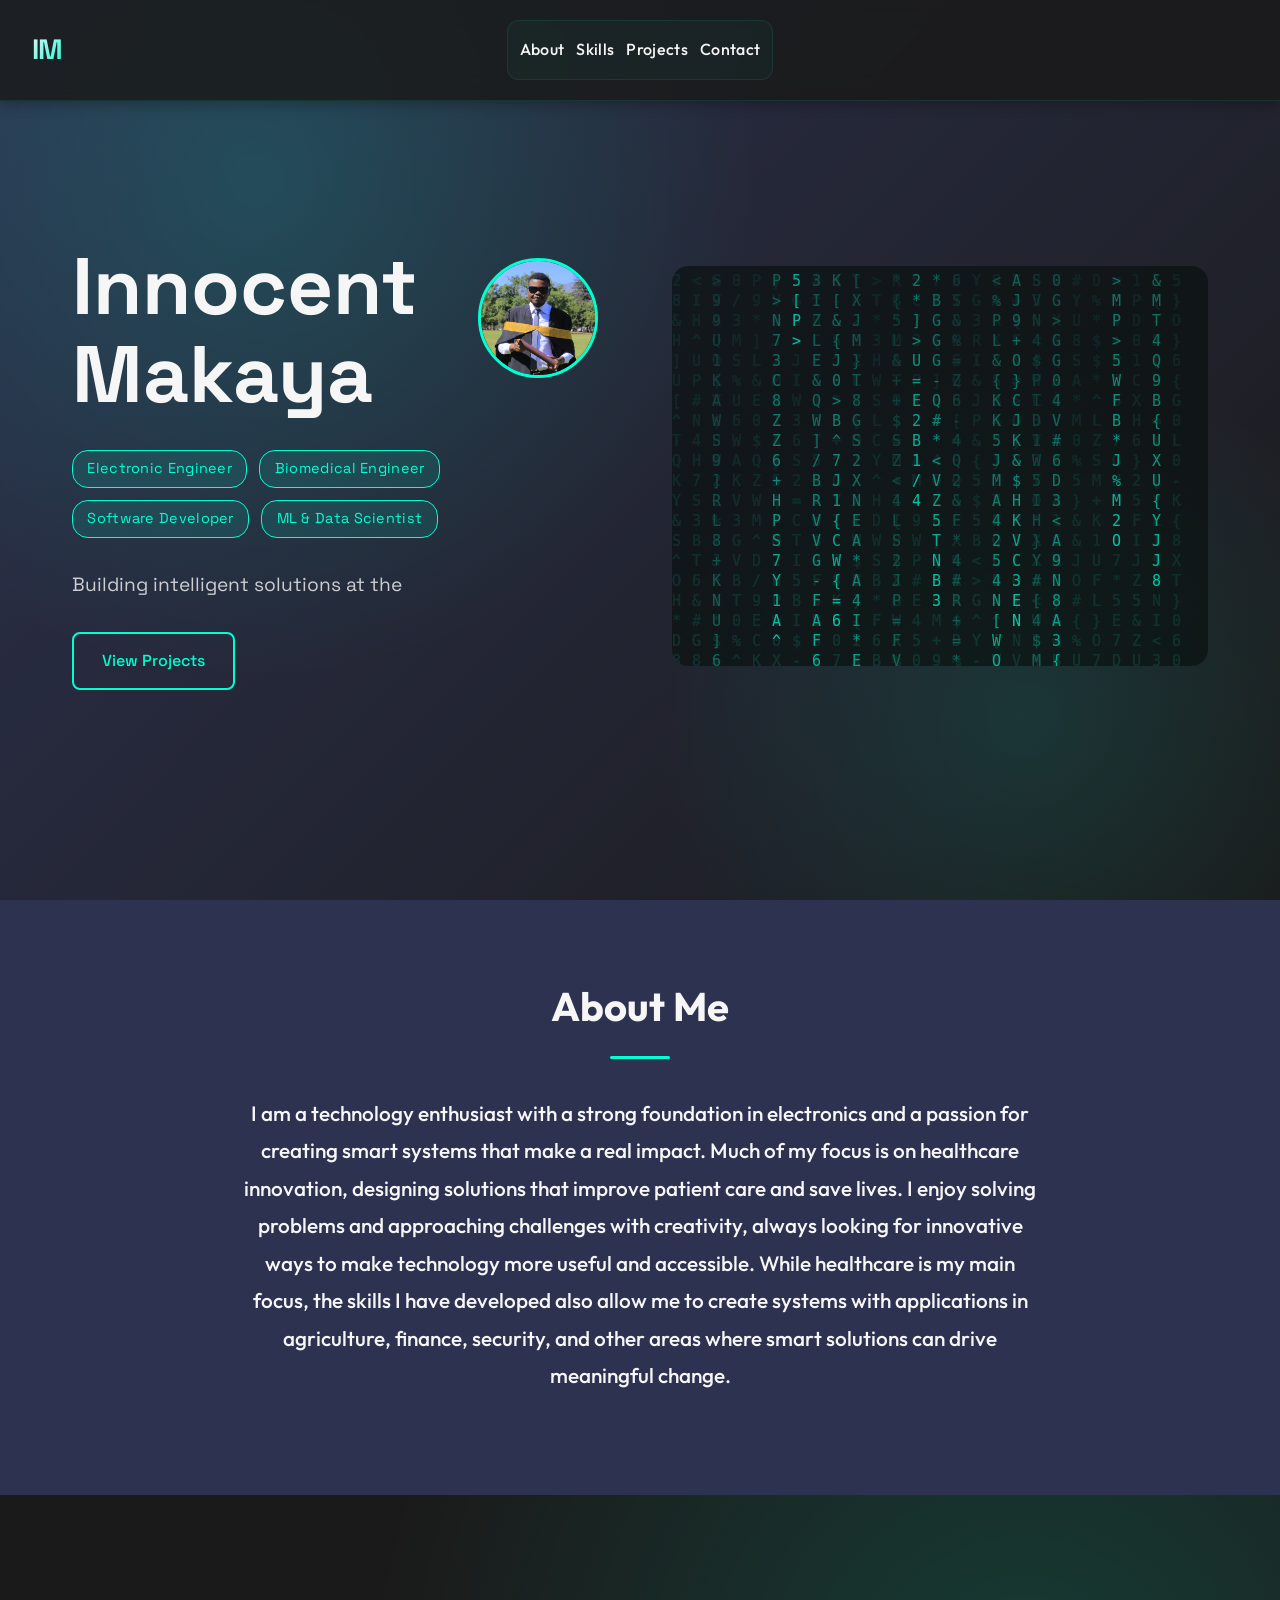
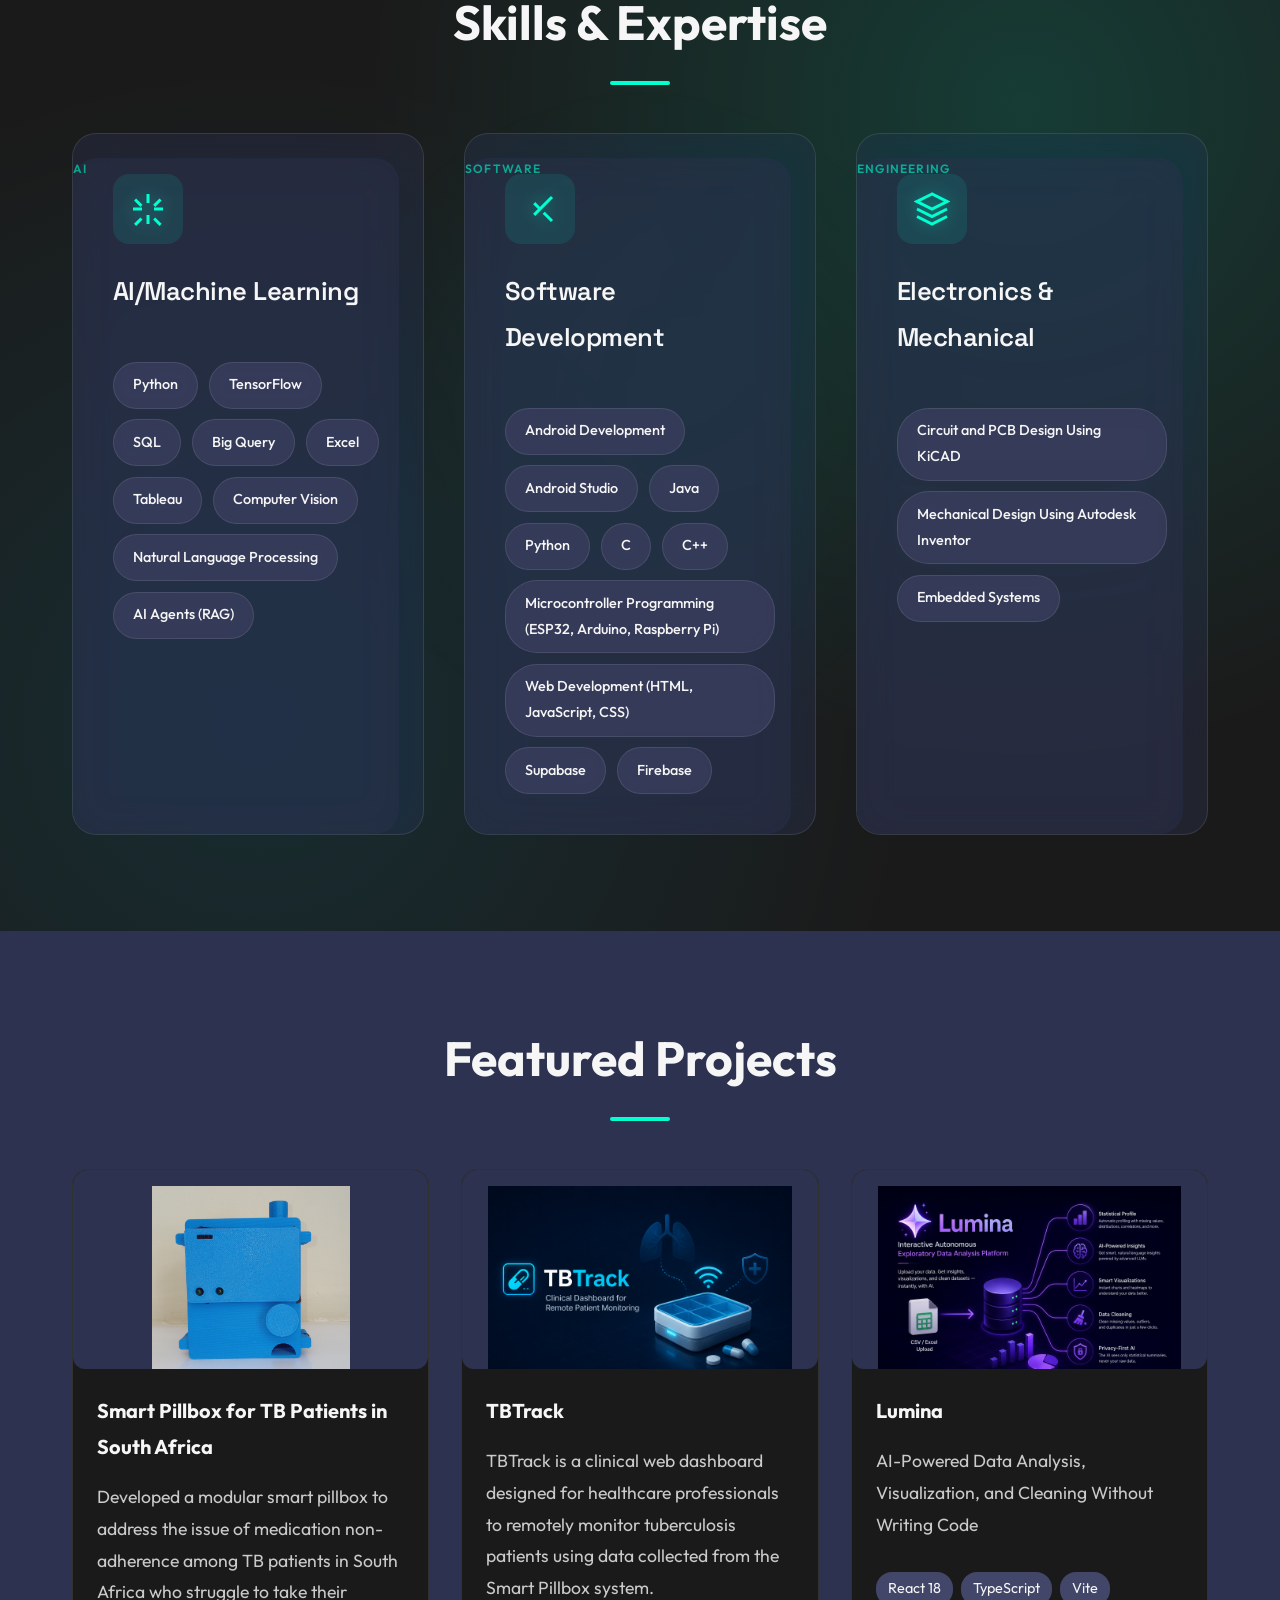
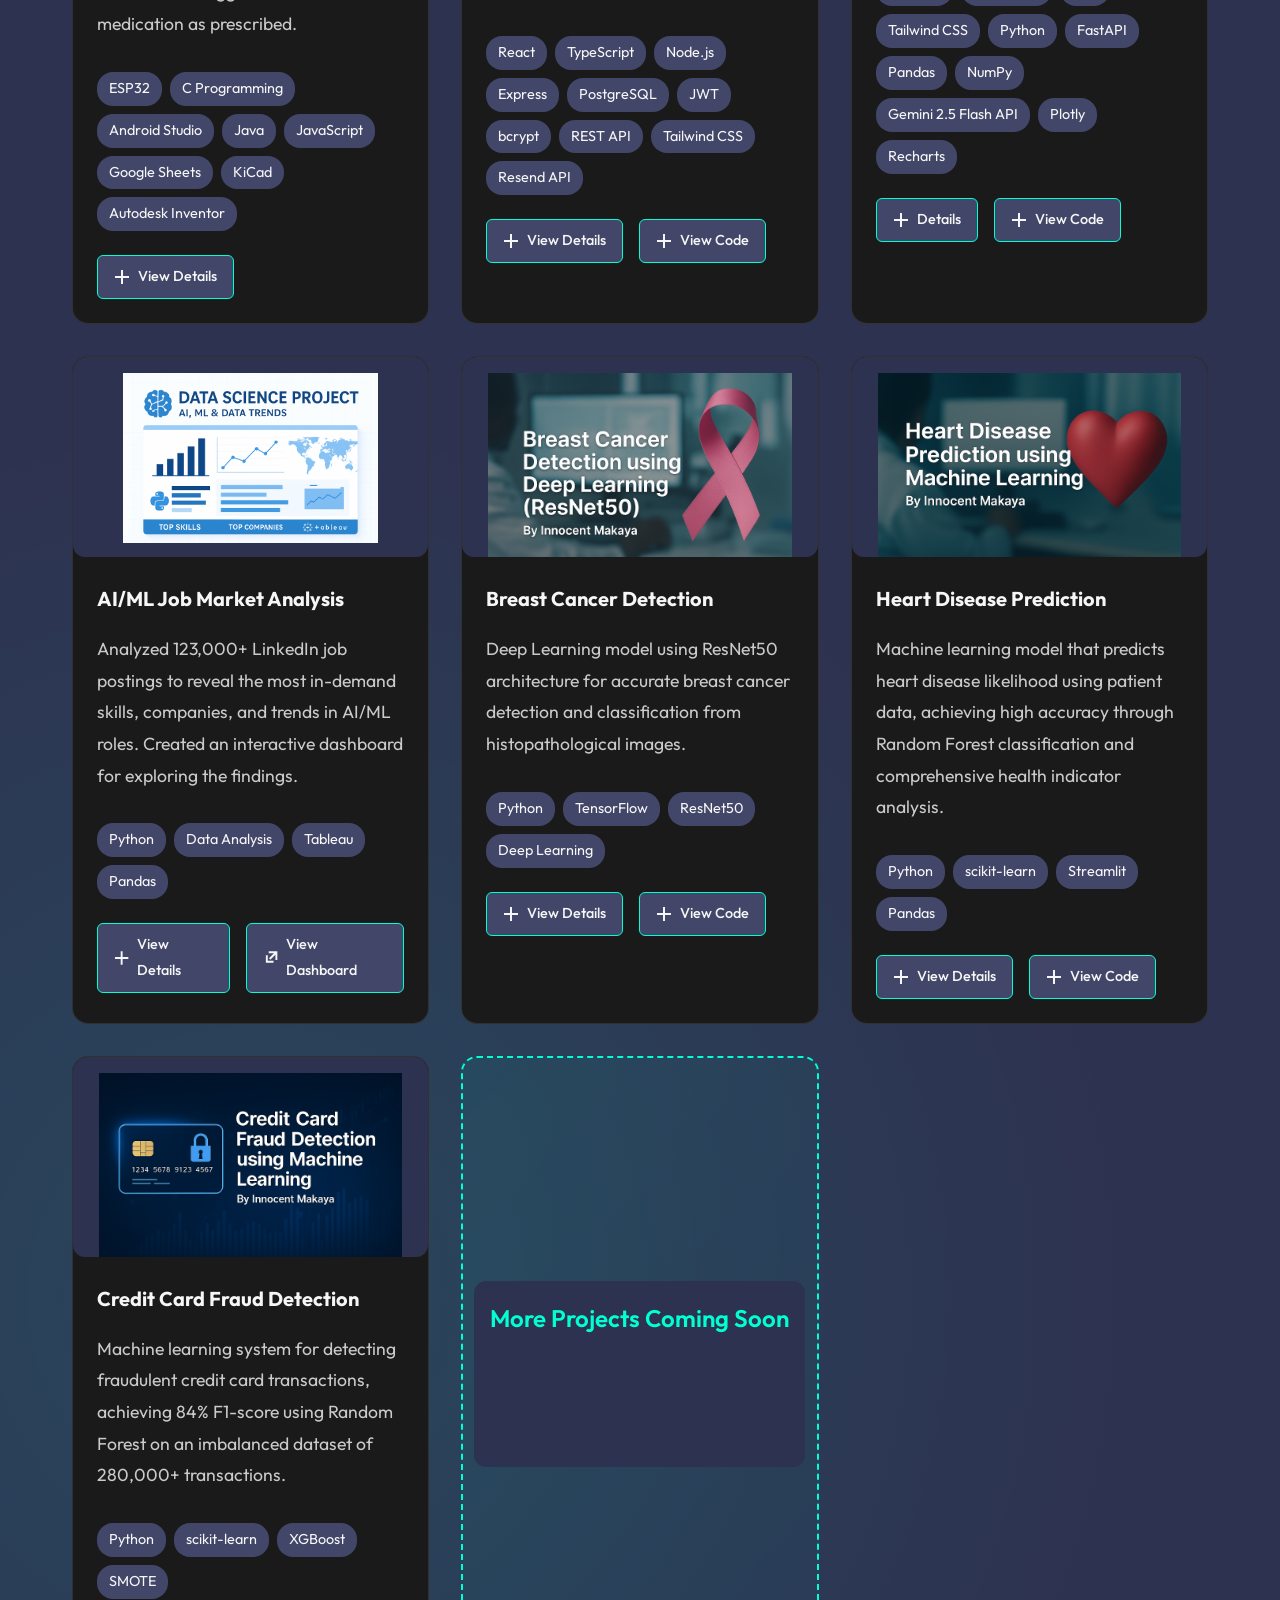
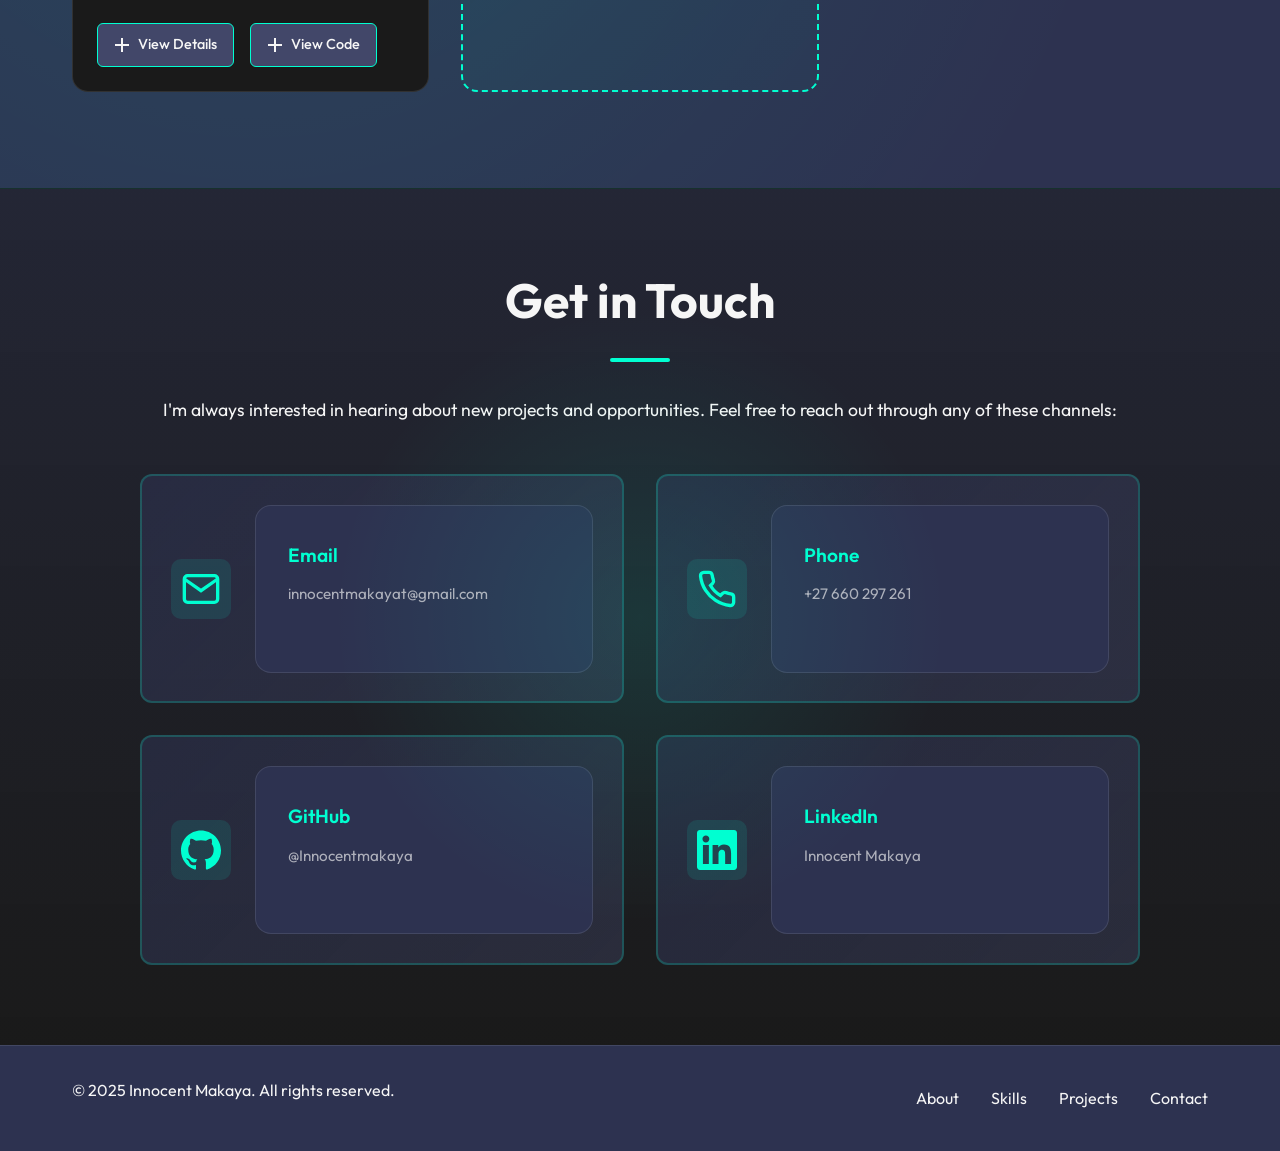
<file: index.html>
<!DOCTYPE html>
<html lang="en">
<head>
    <meta charset="UTF-8">
    <meta name="viewport" content="width=device-width, initial-scale=1.0">
    <title>Innocent Makaya | Software & Biomedical Engineer</title>
    <meta name="description" content="Innocent Makaya - A Software & Biomedical Engineer specializing in AI-driven healthcare solutions and IoT systems">
    <link rel="preconnect" href="https://fonts.googleapis.com">
    <link rel="preconnect" href="https://fonts.gstatic.com" crossorigin>
    <link href="https://fonts.googleapis.com/css2?family=Outfit:wght@300;400;500;600;700&family=Space+Grotesk:wght@400;500;600;700&display=swap" rel="stylesheet">
    <link rel="stylesheet" href="styles.css">
</head>
<body>
    <div id="scroll-progress"></div>

    <div class="noise-overlay"></div>
    
    <!-- Navigation -->
    <nav class="navbar">
        <div class="nav-content">
            <a href="#home" class="logo">IM</a>
            <div class="nav-links">
                <a href="#about">About</a>
                <a href="#skills">Skills</a>
                <a href="#projects">Projects</a>
                <a href="#contact">Contact</a>
            </div>
            <button class="menu-toggle" aria-label="Toggle menu">
                <span></span><span></span>
            </button>
        </div>
    </nav>

    <!-- Hero Section -->
    <section id="home" class="hero">
        <div class="hero-content">
            <div class="hero-text">
                <div class="title-wrap">
                    <h1>Innocent <br>Makaya</h1>
                    <img src="assets/profile_circle.png" alt="Innocent Makaya" class="hero-profile" />
                </div>
                <div class="hero-tags glide-in">
                    <span>Electronic Engineer</span>
                    <span>Biomedical Engineer</span>
                    <span>Software Developer</span>
                    <span>ML & Data Scientist</span>
                </div>
                <p class="typewriter" data-text="Building intelligent solutions at the intersection of hardware, AI & healthcare."></p>
                <div class="cta-buttons">
                    <a href="#projects" class="btn btn-secondary">View Projects</a>
                </div>
            </div>
            <div class="hero-visual">
                <canvas id="matrix-rain"></canvas>
                <div class="tech-stack-labels">
                    <span style="--delay: 0s">Python</span>
                    <span style="--delay: 0.1s">Java</span>
                    <span style="--delay: 0.2s">React</span>
                    <span style="--delay: 0.3s">IoT</span>
                    <span style="--delay: 0.4s">AI</span>
                </div>
            </div>
        </div>
    </section>

    <!-- About Section -->
    <section id="about" class="about">
        <div class="section-content">
            <h2 class="section-title">About Me</h2>
            <div class="about-narrative">
                <p class="narrative-lead">I am a technology enthusiast with a strong foundation in electronics and a passion for creating smart systems that make a real impact. Much of my focus is on healthcare innovation, designing solutions that improve patient care and save lives.
                    I enjoy solving problems and approaching challenges with creativity, always looking for innovative ways to make technology more useful and accessible. While healthcare is my main focus, the skills I have developed also allow me to create systems with applications in agriculture, finance, security, and other areas where smart solutions can drive meaningful change.
                </p>
            </div>
        </div>
    </section>

    <!-- Skills Section -->
    <section id="skills" class="skills">
        <div class="section-content">
            <h2 class="section-title">Skills & Expertise</h2>
            <div class="skills-grid">
                <div class="skill-card" data-category="AI">
                    <div class="skill-icon">
                        <svg viewBox="0 0 24 24" width="24" height="24" fill="none" stroke="currentColor" stroke-width="2">
                            <path d="M12 2v6m0 14v-6m10-4h-6m-8 0H2m18.364-6.364l-4.243 4.243m-8.485 8.485l-4.243 4.243m4.243-12.728l-4.243-4.243m12.728 12.728l4.243 4.243"/>
                        </svg>
                    </div>
                    <h3>AI/Machine Learning</h3>
                    <ul class="skill-tags">
                        <li>Python</li>
                        <li>TensorFlow</li>
                        <li>SQL</li>
                        <li>Big Query</li>
                        <li>Excel</li>
                        <li>Tableau</li>
                        <li>Computer Vision</li>
                        <li>Natural Language Processing</li>
                        <li>AI Agents (RAG)</li>
                    </ul>
                </div>
                <div class="skill-card" data-category="Software">
                    <div class="skill-icon">
                        <svg viewBox="0 0 24 24" width="24" height="24" fill="none" stroke="currentColor" stroke-width="2">
                            <path d="M20 4L8.12 15.88M14.47 14.48L20 20M8.12 8.12L12 12"/>
                        </svg>
                    </div>
                    <h3>Software Development</h3>
                    <ul class="skill-tags">
                        <li>Android Development</li>
                        <li>Android Studio</li>
                        <li>Java</li>
                        <li>Python</li>
                        <li>C</li>
                        <li>C++</li>
                        <li>Microcontroller Programming (ESP32, Arduino, Raspberry Pi)</li>
                        <li>Web Development (HTML, JavaScript, CSS)</li>
                        <li>Supabase</li>
                        <li>Firebase</li>
                    </ul>
                </div>
                <div class="skill-card" data-category="Engineering">
                    <div class="skill-icon">
                        <svg viewBox="0 0 24 24" width="24" height="24" fill="none" stroke="currentColor" stroke-width="2">
                            <path d="M12 2L2 7l10 5 10-5-10-5zM2 17l10 5 10-5M2 12l10 5 10-5"/>
                        </svg>
                    </div>
                    <h3>Electronics & Mechanical</h3>
                    <ul class="skill-tags">
                        <li>Circuit and PCB Design Using KiCAD</li>
                        <li>Mechanical Design Using Autodesk Inventor</li>
                        <li>Embedded Systems</li>
                    </ul>
                </div>
            </div>
        </div>
    </section>

    <!-- Projects Section -->
    <section id="projects" class="projects">
        <div class="section-content">
            <h2 class="section-title">Featured Projects</h2>
            <div class="projects-grid">
                <article class="project-card">
                    <a href="projects/smart-pillbox.html" class="project-image">
                        <img src="Smart Pillbox Images/Front_No_Screen.jpg" alt="Smart Pillbox Front View" loading="lazy">
                        <div class="view-3d-badge">
                            <svg viewBox="0 0 24 24" width="20" height="20" fill="none" stroke="currentColor" stroke-width="2">
                                <path d="M12 3l8 4.5v9L12 21l-8-4.5v-9L12 3z"/>
                                <path d="M12 12l8-4.5M12 12v9M12 12L4 7.5"/>
                            </svg>
                            View 3D Model
                        </div>
                    </a>
                    <div class="project-content">
                        <h3>Smart Pillbox for TB Patients in South Africa</h3>
                        <p>Developed a modular smart pillbox to address the issue of medication non-adherence among TB patients in South Africa who struggle to take their medication as prescribed.</p>
                        <div class="project-tech">
                            <span>ESP32</span>
                            <span>C Programming</span>
                            <span>Android Studio</span>
                            <span>Java</span>
                            <span>JavaScript</span>
                            <span>Google Sheets</span>
                            <span>KiCad</span>
                            <span>Autodesk Inventor</span>
                        </div>
                        <div class="project-links">
                            <a href="projects/smart-pillbox.html" class="project-link">
                                <svg width="16" height="16" viewBox="0 0 16 16" fill="none" stroke="currentColor" stroke-width="2">
                                    <path d="M8 1v14M1 8h14"/>
                                </svg>
                                View Details
                            </a>
                        </div>
                    </div>
                </article>

                <article class="project-card">
                    <a href="projects/tbtrack.html" class="project-image">
                        <img src="TBTrack Images/TBTrack logo.png" alt="TBTrack Project" loading="lazy">
                        <div class="view-details-badge">
                            <svg viewBox="0 0 24 24" width="20" height="20" fill="none" stroke="currentColor" stroke-width="2">
                                <path d="M12 2C6.48 2 2 6.48 2 12s4.48 10 10 10 10-4.48 10-10S17.52 2 12 2z"/>
                                <path d="M12 8v8M8 12h8"/>
                            </svg>
                            View Details
                        </div>
                    </a>
                    <div class="project-content">
                        <h3>TBTrack</h3>
                        <p>TBTrack is a clinical web dashboard designed for healthcare professionals to remotely monitor tuberculosis patients using data collected from the Smart Pillbox system.</p>
                        <div class="project-tech">
                            <span>React</span>
                            <span>TypeScript</span>
                            <span>Node.js</span>
                            <span>Express</span>
                            <span>PostgreSQL</span>
                            <span>JWT</span>
                            <span>bcrypt</span>
                            <span>REST API</span>
                            <span>Tailwind CSS</span>
                            <span>Resend API</span>
                        </div>
                        <div class="project-links">
                            <a href="projects/tbtrack.html" class="project-link">
                                <svg width="16" height="16" viewBox="0 0 16 16" fill="none" stroke="currentColor" stroke-width="2">
                                    <path d="M8 1v14M1 8h14"/>
                                </svg>
                                View Details
                            </a>
                            <a href="https://github.com/Innocentmakaya/TBTrack" class="project-link" target="_blank">
                                <svg width="16" height="16" viewBox="0 0 16 16" fill="none" stroke="currentColor" stroke-width="2">
                                    <path d="M8 1v14M1 8h14"/>
                                </svg>
                                View Code
                            </a>
                        </div>
                    </div>
                </article>

                <article class="project-card">
                    <a href="projects/lumina.html" class="project-image">
                        <img src="Lumina Images/Lumina Logo.png" alt="Lumina - AI-Powered Data Analysis and Cleaning" loading="lazy">
                        <div class="view-details-badge">
                            <svg viewBox="0 0 24 24" width="20" height="20" fill="none" stroke="currentColor" stroke-width="2">
                                <path d="M12 2C6.48 2 2 6.48 2 12s4.48 10 10 10 10-4.48 10-10S17.52 2 12 2z"/>
                                <path d="M12 8v8M8 12h8"/>
                            </svg>
                            View Details
                        </div>
                    </a>
                    <div class="project-content">
                        <h3>Lumina</h3>
                        <p>AI-Powered Data Analysis, Visualization, and Cleaning Without Writing Code</p>
                        <div class="project-tech">
                            <span>React 18</span>
                            <span>TypeScript</span>
                            <span>Vite</span>
                            <span>Tailwind CSS</span>
                            <span>Python</span>
                            <span>FastAPI</span>
                            <span>Pandas</span>
                            <span>NumPy</span>
                            <span>Gemini 2.5 Flash API</span>
                            <span>Plotly</span>
                            <span>Recharts</span>
                        </div>
                        <div class="project-links">
                            <a href="projects/lumina.html" class="project-link">
                                <svg width="16" height="16" viewBox="0 0 16 16" fill="none" stroke="currentColor" stroke-width="2">
                                    <path d="M8 1v14M1 8h14"/>
                                </svg>
                                Details
                            </a>
                            <a href="https://github.com/Innocentmakaya/Lumina" class="project-link" target="_blank">
                                <svg width="16" height="16" viewBox="0 0 16 16" fill="none" stroke="currentColor" stroke-width="2">
                                    <path d="M8 1v14M1 8h14"/>
                                </svg>
                                View Code
                            </a>
                        </div>
                    </div>
                </article>

                <article class="project-card">
                    <a href="projects/job-market-analysis.html" class="project-image skills-demand-preview">
                        <img src="Skills Demand Images/skills demand logo.png" alt="AI/ML Job Market Analysis Dashboard" loading="lazy">
                    </a>
                    <div class="project-content">
                        <h3>AI/ML Job Market Analysis</h3>
                        <p>Analyzed 123,000+ LinkedIn job postings to reveal the most in-demand skills, companies, and trends in AI/ML roles. Created an interactive dashboard for exploring the findings.</p>
                        <div class="project-tech">
                            <span>Python</span>
                            <span>Data Analysis</span>
                            <span>Tableau</span>
                            <span>Pandas</span>
                        </div>
                        <div class="project-links">
                            <a href="projects/job-market-analysis.html" class="project-link">
                                <svg width="16" height="16" viewBox="0 0 16 16" fill="none" stroke="currentColor" stroke-width="2">
                                    <path d="M8 1v14M1 8h14"/>
                                </svg>
                                View Details
                            </a>
                            <a href="https://public.tableau.com/views/AIMLJobMarketAnalysis/Dashboard1" class="project-link" target="_blank">
                                <svg width="16" height="16" viewBox="0 0 16 16" fill="none" stroke="currentColor" stroke-width="2">
                                    <path d="M6 2h8v8M14 2L7 9M4 5v7h7"/>
                                </svg>
                                View Dashboard
                            </a>
                        </div>
                    </div>
                </article>

                <article class="project-card">
                    <a href="projects/breast-cancer-detection.html" class="project-image">
                        <img src="Breast Cancer/Breast Cancer Detection_ ResNet50 Overview.png" alt="Breast Cancer Detection using ResNet50" loading="lazy">
                        <div class="view-details-badge">
                            <svg viewBox="0 0 24 24" width="20" height="20" fill="none" stroke="currentColor" stroke-width="2">
                                <path d="M12 2C6.48 2 2 6.48 2 12s4.48 10 10 10 10-4.48 10-10S17.52 2 12 2z"/>
                                <path d="M12 8v8M8 12h8"/>
                            </svg>
                            View Details
                        </div>
                    </a>
                    <div class="project-content">
                        <h3>Breast Cancer Detection</h3>
                        <p>Deep Learning model using ResNet50 architecture for accurate breast cancer detection and classification from histopathological images.</p>
                        <div class="project-tech">
                            <span>Python</span>
                            <span>TensorFlow</span>
                            <span>ResNet50</span>
                            <span>Deep Learning</span>
                        </div>
                        <div class="project-links">
                            <a href="projects/breast-cancer-detection.html" class="project-link">
                                <svg width="16" height="16" viewBox="0 0 16 16" fill="none" stroke="currentColor" stroke-width="2">
                                    <path d="M8 1v14M1 8h14"/>
                                </svg>
                                View Details
                            </a>
                            <a href="https://github.com/Innocentmakaya/Breast-Cancer-Detection-Using-Deep-Learning.git" class="project-link" target="_blank">
                                <svg width="16" height="16" viewBox="0 0 16 16" fill="none" stroke="currentColor" stroke-width="2">
                                    <path d="M8 1v14M1 8h14"/>
                                </svg>
                                View Code
                            </a>
                        </div>
                    </div>
                </article>

                <article class="project-card">
                    <a href="projects/heart-disease-prediction.html" class="project-image">
                        <img src="Heart Disease Prediction images/Heart Disease logo.png" alt="Heart Disease Prediction using Machine Learning" loading="lazy">
                        <div class="view-details-badge">
                            <svg viewBox="0 0 24 24" width="20" height="20" fill="none" stroke="currentColor" stroke-width="2">
                                <path d="M12 2C6.48 2 2 6.48 2 12s4.48 10 10 10 10-4.48 10-10S17.52 2 12 2z"/>
                                <path d="M12 8v8M8 12h8"/>
                            </svg>
                            View Details
                        </div>
                    </a>
                    <div class="project-content">
                        <h3>Heart Disease Prediction</h3>
                        <p>Machine learning model that predicts heart disease likelihood using patient data, achieving high accuracy through Random Forest classification and comprehensive health indicator analysis.</p>
                        <div class="project-tech">
                            <span>Python</span>
                            <span>scikit-learn</span>
                            <span>Streamlit</span>
                            <span>Pandas</span>
                        </div>
                        <div class="project-links">
                            <a href="projects/heart-disease-prediction.html" class="project-link">
                                <svg width="16" height="16" viewBox="0 0 16 16" fill="none" stroke="currentColor" stroke-width="2">
                                    <path d="M8 1v14M1 8h14"/>
                                </svg>
                                View Details
                            </a>
                            <a href="https://github.com/Innocentmakaya/Heart-Disease-Prediction-Using-Machine-Learning.git" class="project-link" target="_blank">
                                <svg width="16" height="16" viewBox="0 0 16 16" fill="none" stroke="currentColor" stroke-width="2">
                                    <path d="M8 1v14M1 8h14"/>
                                </svg>
                                View Code
                            </a>
                        </div>
                    </div>
                </article>

                <article class="project-card">
                    <a href="projects/credit-card-fraud.html" class="project-image">
                        <img src="Credit Card Fraud Detection Images/credit card logo.png" alt="Credit Card Fraud Detection System" loading="lazy">
                        <div class="view-details-badge">
                            <svg viewBox="0 0 24 24" width="20" height="20" fill="none" stroke="currentColor" stroke-width="2">
                                <path d="M12 2C6.48 2 2 6.48 2 12s4.48 10 10 10 10-4.48 10-10S17.52 2 12 2z"/>
                                <path d="M12 8v8M8 12h8"/>
                            </svg>
                            View Details
                        </div>
                    </a> 
                    <div class="project-content">
                        <h3>Credit Card Fraud Detection</h3>
                        <p>Machine learning system for detecting fraudulent credit card transactions, achieving 84% F1-score using Random Forest on an imbalanced dataset of 280,000+ transactions.</p>
                        <div class="project-tech">
                            <span>Python</span>
                            <span>scikit-learn</span>
                            <span>XGBoost</span>
                            <span>SMOTE</span>
                        </div>
                        <div class="project-links">
                            <a href="projects/credit-card-fraud.html" class="project-link">
                                <svg width="16" height="16" viewBox="0 0 16 16" fill="none" stroke="currentColor" stroke-width="2">
                                    <path d="M8 1v14M1 8h14"/>
                                </svg>
                                View Details
                            </a>
                            <a href="https://github.com/Innocentmakaya/Credit-Card-Fraud-Detection-Using-Machine-Learning.git" class="project-link" target="_blank">
                                <svg width="16" height="16" viewBox="0 0 16 16" fill="none" stroke="currentColor" stroke-width="2">
                                    <path d="M8 1v14M1 8h14"/>
                                </svg>
                                View Code
                            </a>
                        </div>
                    </div>
                </article>

                <article class="project-card coming-soon">
                    <div class="project-image">
                        <div class="coming-soon-content">
                            <p>More Projects Coming Soon</p>
                        </div>
                    </div>
                </article>
            </div>
        </div>
    </section>

    <!-- Contact Section -->
    <section id="contact" class="contact">
        <div class="section-content">
            <h2 class="section-title">Get in Touch</h2>
            <div class="contact-container">
                <p class="contact-intro">I'm always interested in hearing about new projects and opportunities. Feel free to reach out through any of these channels:</p>
                <div class="contact-items">
                    <a href="mailto:innocentmakayat@gmail.com" class="contact-item">
                        <div class="contact-icon">
                            <svg viewBox="0 0 24 24" width="40" height="40" fill="none" stroke="currentColor" stroke-width="2">
                                <path d="M4 4h16c1.1 0 2 .9 2 2v12c0 1.1-.9 2-2 2H4c-1.1 0-2-.9-2-2V6c0-1.1.9-2 2-2z"/>
                                <path d="M22 6l-10 7L2 6"/>
                            </svg>
                        </div>
                        <div class="contact-info">
                            <h3>Email</h3>
                            <p>innocentmakayat@gmail.com</p>
                        </div>
                    </a>
                    <a href="tel:+27660297261" class="contact-item">
                        <div class="contact-icon">
                            <svg viewBox="0 0 24 24" width="40" height="40" fill="none" stroke="currentColor" stroke-width="2">
                                <path d="M22 16.92v3a2 2 0 0 1-2.18 2 19.79 19.79 0 0 1-8.63-3.07 19.5 19.5 0 0 1-6-6 19.79 19.79 0 0 1-3.07-8.67A2 2 0 0 1 4.11 2h3a2 2 0 0 1 2 1.72 12.84 12.84 0 0 0 .7 2.81 2 2 0 0 1-.45 2.11L8.09 9.91a16 16 0 0 0 6 6l1.27-1.27a2 2 0 0 1 2.11-.45 12.84 12.84 0 0 0 2.81.7A2 2 0 0 1 22 16.92z"/>
                            </svg>
                        </div>
                        <div class="contact-info">
                            <h3>Phone</h3>
                            <p>+27 660 297 261</p>
                        </div>
                    </a>
                    <a href="https://github.com/Innocentmakaya" target="_blank" class="contact-item">
                        <div class="contact-icon">
                            <svg viewBox="0 0 24 24" width="40" height="40" fill="currentColor">
                                <path d="M12 .297c-6.63 0-12 5.373-12 12 0 5.303 3.438 9.8 8.205 11.385.6.113.82-.258.82-.577 0-.285-.01-1.04-.015-2.04-3.338.724-4.042-1.61-4.042-1.61C4.422 18.07 3.633 17.7 3.633 17.7c-1.087-.744.084-.729.084-.729 1.205.084 1.838 1.236 1.838 1.236 1.07 1.835 2.809 1.305 3.495.998.108-.776.417-1.305.76-1.605-2.665-.3-5.466-1.332-5.466-5.93 0-1.31.465-2.38 1.235-3.22-.135-.303-.54-1.523.105-3.176 0 0 1.005-.322 3.3 1.23.96-.267 1.98-.399 3-.405 1.02.006 2.04.138 3 .405 2.28-1.552 3.285-1.23 3.285-1.23.645 1.653.24 2.873.12 3.176.765.84 1.23 1.91 1.23 3.22 0 4.61-2.805 5.625-5.475 5.92.42.36.81 1.096.81 2.22 0 1.606-.015 2.896-.015 3.286 0 .315.21.69.825.57C20.565 22.092 24 17.592 24 12.297c0-6.627-5.373-12-12-12"/>
                            </svg>
                        </div>
                        <div class="contact-info">
                            <h3>GitHub</h3>
                            <p>@Innocentmakaya</p>
                        </div>
                    </a>
                    <a href="https://www.linkedin.com/in/innocent-t-makaya-8ba141353/" target="_blank" class="contact-item">
                        <div class="contact-icon">
                            <svg viewBox="0 0 24 24" width="40" height="40" fill="currentColor">
                                <path d="M20.447 20.452h-3.554v-5.569c0-1.328-.027-3.037-1.852-3.037-1.853 0-2.136 1.445-2.136 2.939v5.667H9.351V9h3.414v1.561h.046c.477-.9 1.637-1.85 3.37-1.85 3.601 0 4.267 2.37 4.267 5.455v6.286zM5.337 7.433c-1.144 0-2.063-.926-2.063-2.065 0-1.138.92-2.063 2.063-2.063 1.14 0 2.064.925 2.064 2.063 0 1.139-.925 2.065-2.064 2.065zm1.782 13.019H3.555V9h3.564v11.452zM22.225 0H1.771C.792 0 0 .774 0 1.729v20.542C0 23.227.792 24 1.771 24h20.451C23.2 24 24 23.227 24 22.271V1.729C24 .774 23.2 0 22.222 0h.003z"/>
                            </svg>
                        </div>
                        <div class="contact-info">
                            <h3>LinkedIn</h3>
                            <p>Innocent Makaya</p>
                        </div>
                    </a>
                </div>
            </div>
        </div>
    </section>

    <footer class="footer">
        <div class="footer-content">
            <p>© 2025 Innocent Makaya. All rights reserved.</p>
            <div class="footer-links">
                <a href="#about">About</a>
                <a href="#skills">Skills</a>
                <a href="#projects">Projects</a>
                <a href="#contact">Contact</a>
            </div>
        </div>
    </footer>

    <script src="script.js"></script>
</body>
</html>
</file>
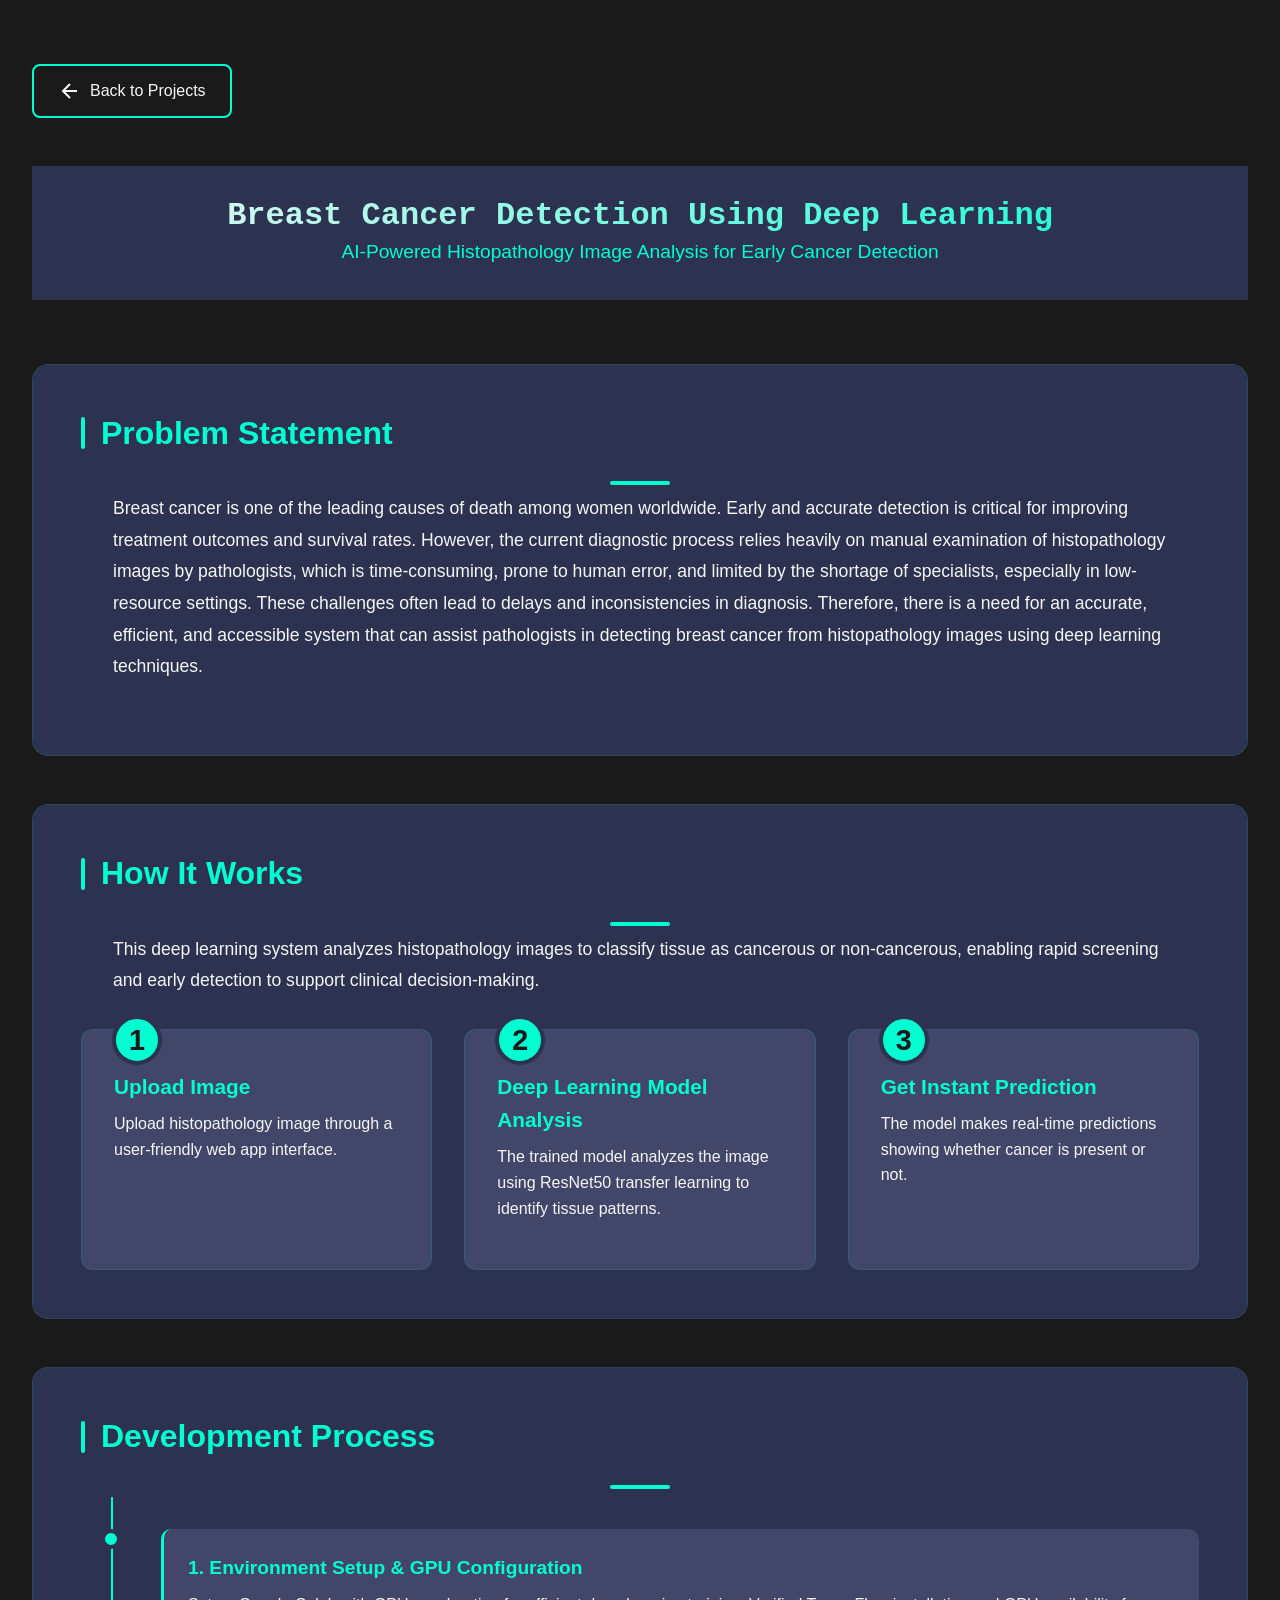
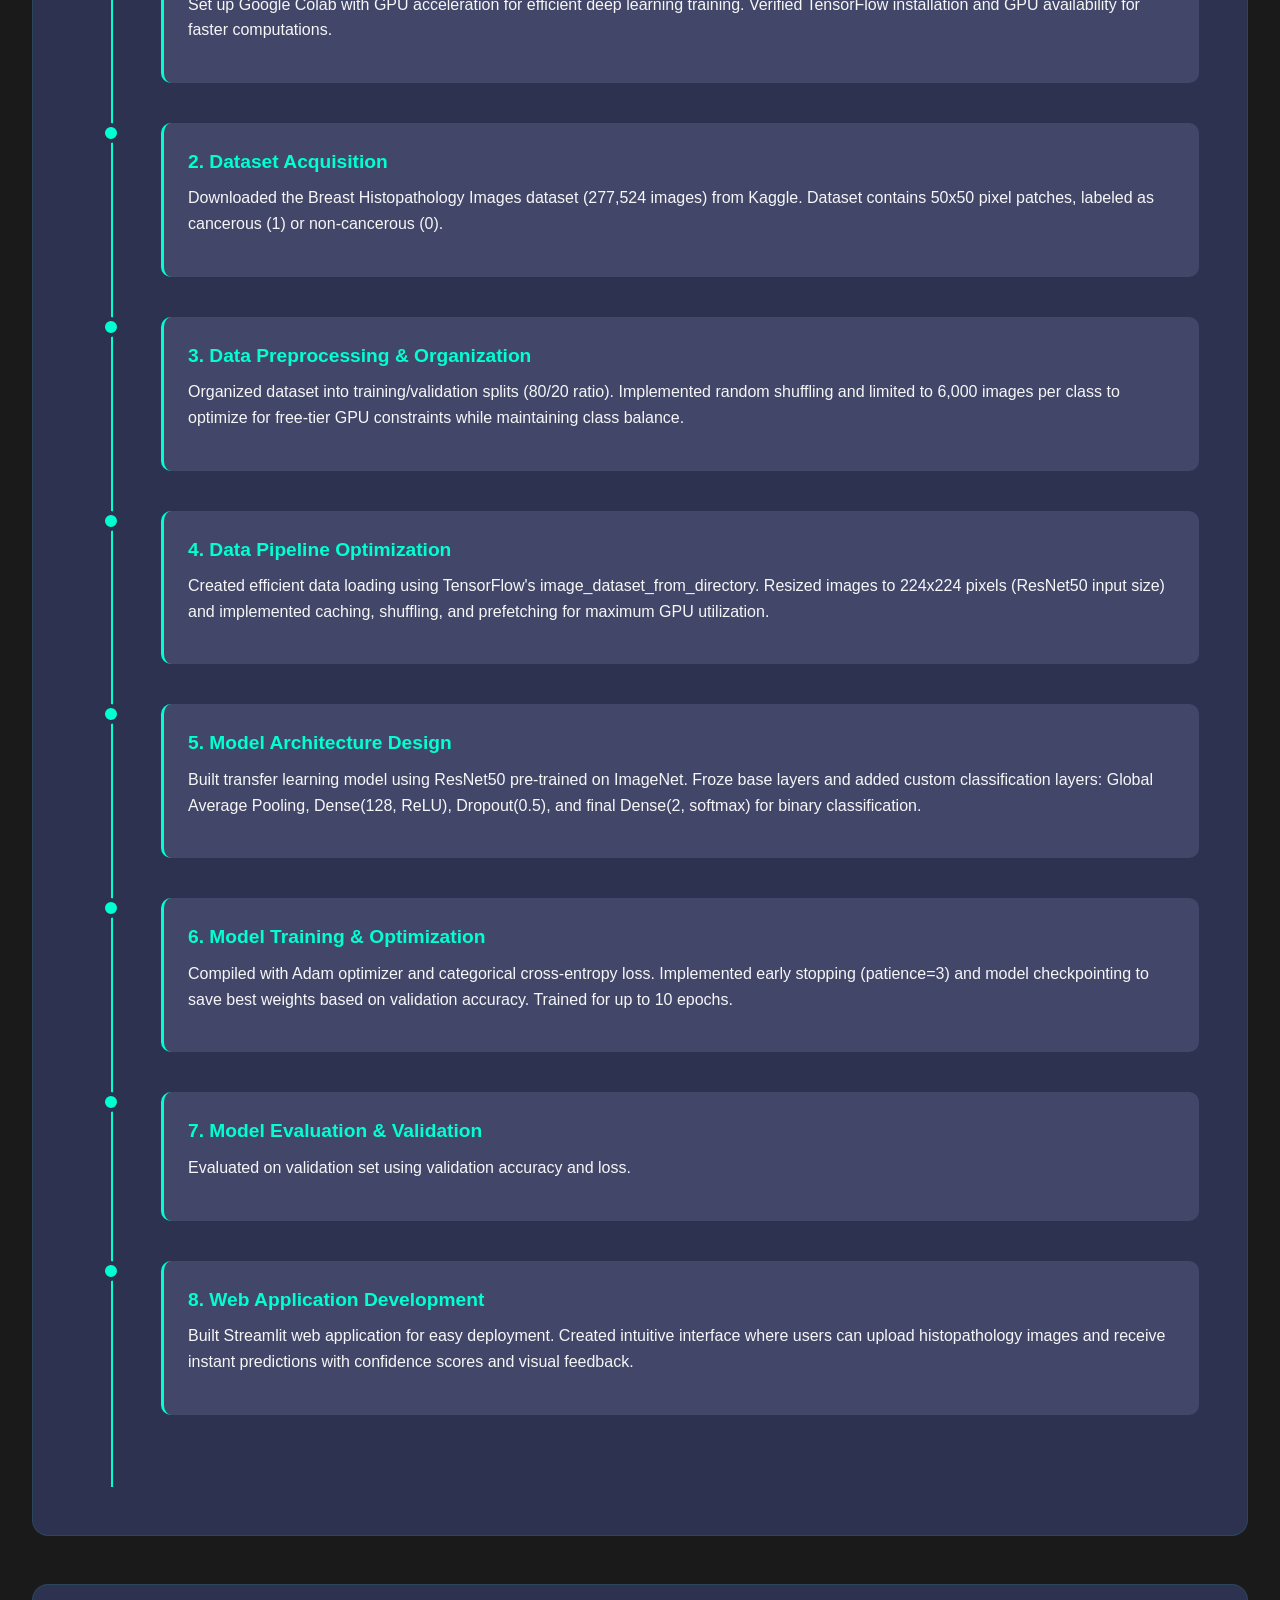
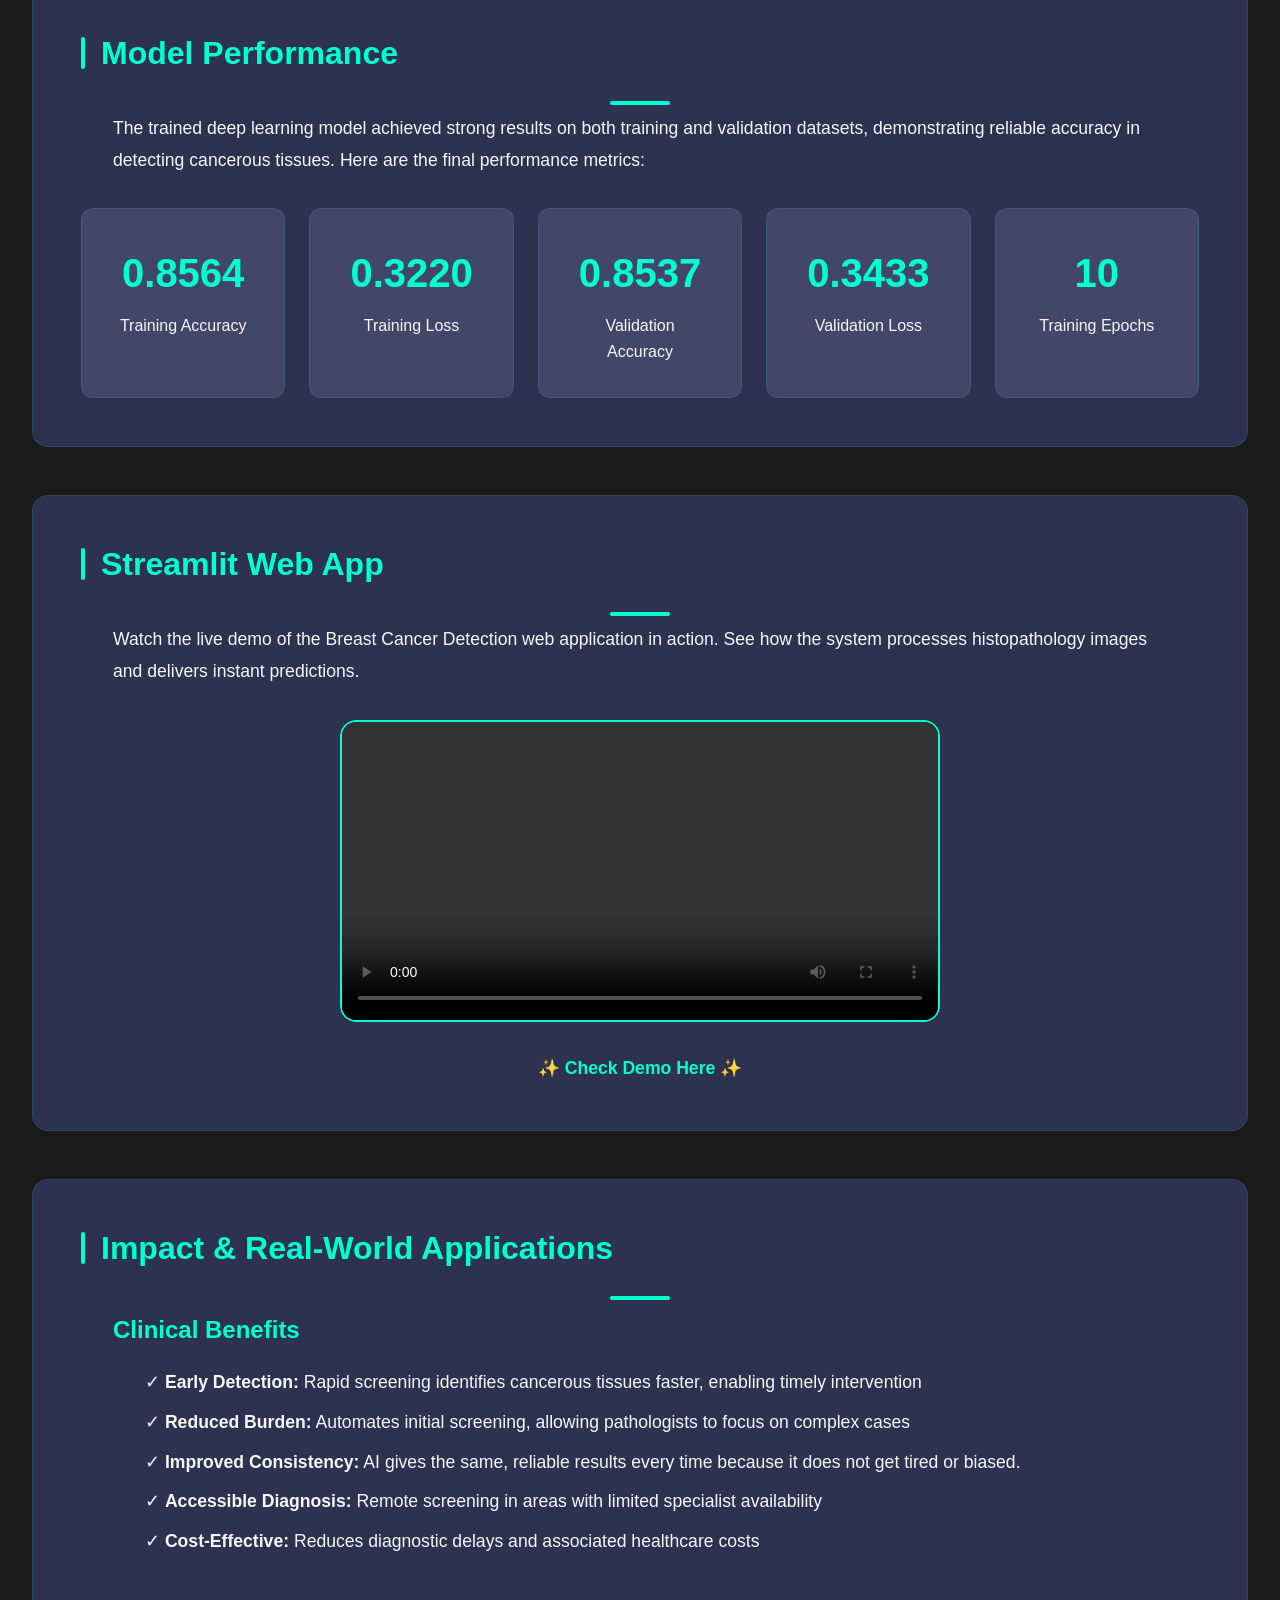
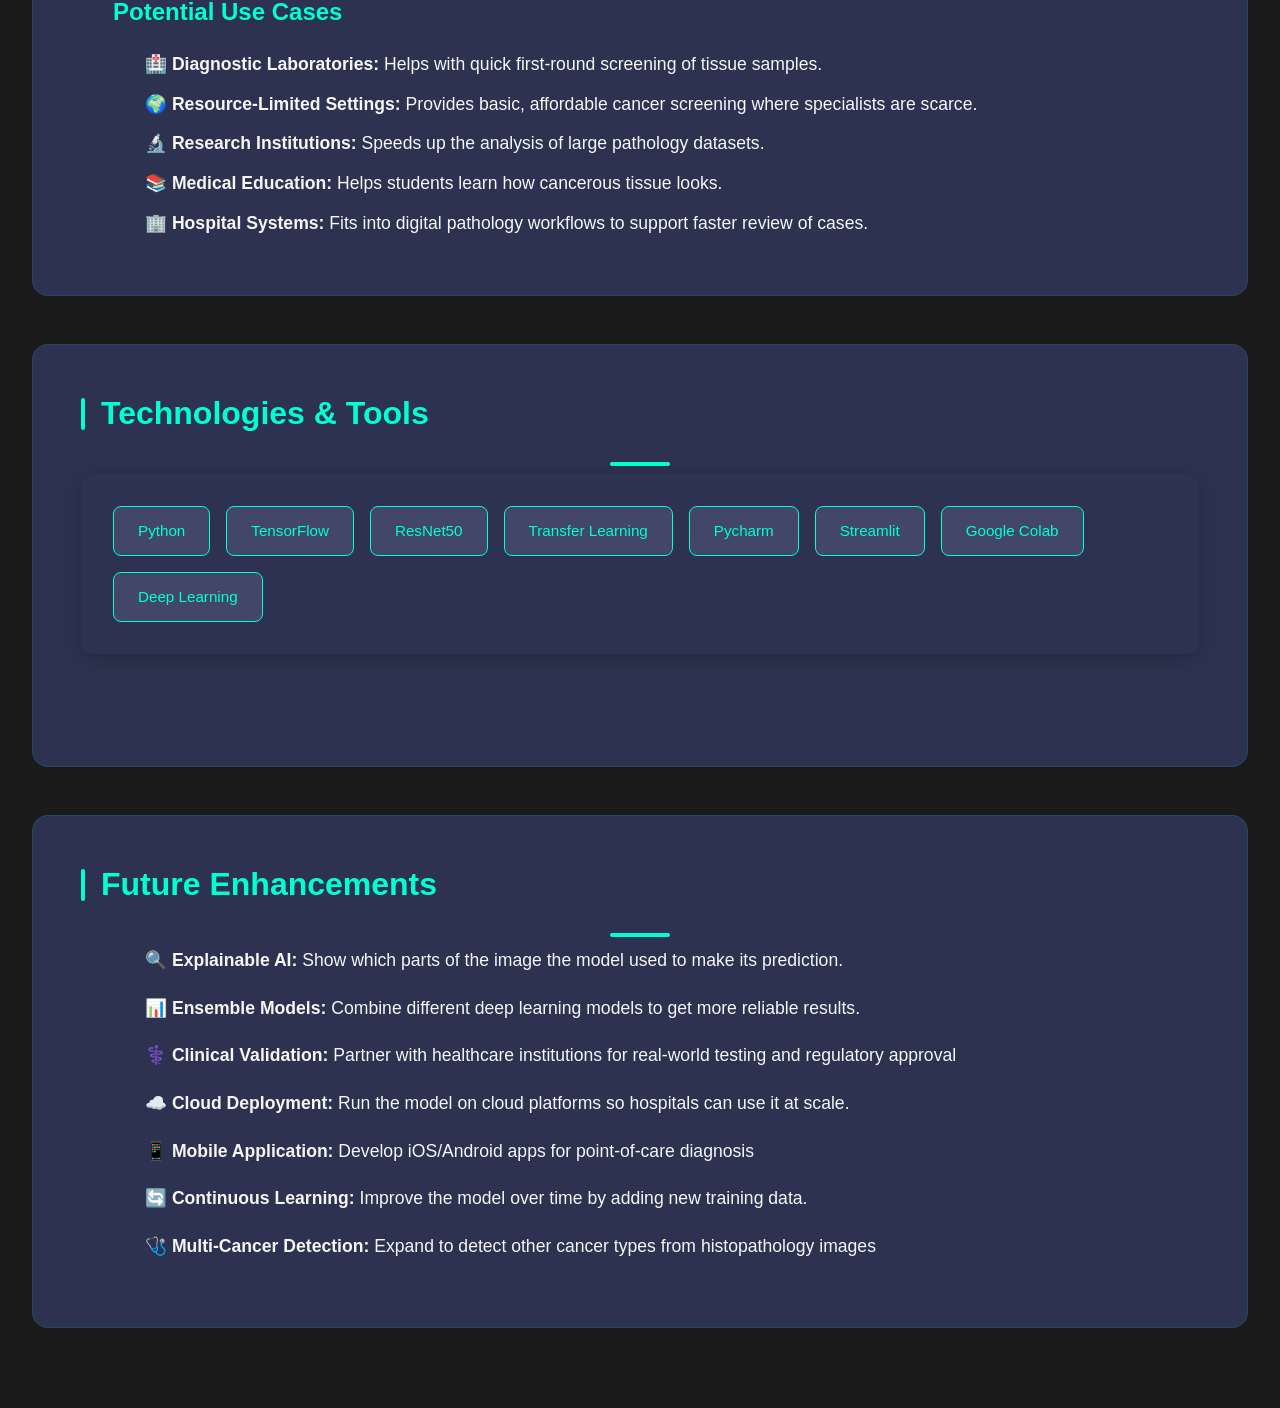
<file: projects/breast-cancer-detection.html>
<!DOCTYPE html>
<html lang="en">
<head>
    <meta charset="UTF-8">
    <meta name="viewport" content="width=device-width, initial-scale=1.0">
    <title>Breast Cancer Detection | Innocent Makaya</title>
    <link rel="stylesheet" href="../styles.css">
    <style>
        .project-viewer {
            min-height: 100vh;
            background: var(--color-background);
            color: var(--color-text);
        }

        .viewer-container {
            max-width: 1400px;
            margin: 0 auto;
            padding: 2rem;
        }

        .back-button {
            display: inline-flex;
            align-items: center;
            gap: 0.5rem;
            padding: 0.75rem 1.5rem;
            color: var(--color-text);
            text-decoration: none;
            margin-bottom: 3rem;
            border: 2px solid var(--color-accent);
            border-radius: 8px;
            transition: all 0.3s ease;
            font-weight: 500;
        }

        .back-button:hover {
            background: var(--color-accent);
            color: var(--color-text-dark);
            transform: translateX(-5px);
        }

        .project-header {
            text-align: center;
            margin-bottom: 4rem;
            padding: 2rem 0;
        }

        .project-title {
            font-size: 3rem;
            margin-bottom: 1rem;
            color: var(--color-text);
            font-weight: 700;
            background: linear-gradient(135deg, var(--color-text) 0%, var(--color-accent) 100%);
            -webkit-background-clip: text;
            -webkit-text-fill-color: transparent;
            background-clip: text;
        }

        .project-subtitle {
            font-size: 1.2rem;
            color: var(--color-accent);
            font-weight: 500;
        }

        .content-section {
            background: var(--color-surface);
            border-radius: 16px;
            padding: 3rem;
            margin-bottom: 3rem;
            border: 1px solid rgba(0, 255, 209, 0.1);
            transition: all 0.3s ease;
        }

        .content-section:hover {
            border-color: var(--color-accent);
            box-shadow: 0 8px 32px rgba(0, 255, 209, 0.1);
        }

        .section-title {
            font-size: 2rem;
            color: var(--color-accent);
            margin-bottom: 1.5rem;
            display: flex;
            align-items: center;
            gap: 1rem;
        }

        .section-title::before {
            content: '';
            width: 4px;
            height: 2rem;
            background: var(--color-accent);
            border-radius: 2px;
        }

        .section-content {
            font-size: 1.1rem;
            line-height: 1.8;
            color: var(--color-text);
        }

        .section-content p {
            margin-bottom: 1.5rem;
        }

        .stats-grid {
            display: grid;
            grid-template-columns: repeat(auto-fit, minmax(200px, 1fr));
            gap: 1.5rem;
            margin-top: 2rem;
        }

        .stat-card {
            background: var(--color-surface-light);
            padding: 2rem;
            border-radius: 12px;
            text-align: center;
            border: 1px solid rgba(0, 255, 209, 0.1);
            transition: all 0.3s ease;
        }

        .stat-card:hover {
            transform: translateY(-5px);
            border-color: var(--color-accent);
            box-shadow: 0 8px 24px rgba(0, 255, 209, 0.2);
        }

        .stat-number {
            font-size: 2.5rem;
            color: var(--color-accent);
            font-weight: 700;
            margin-bottom: 0.5rem;
        }

        .stat-label {
            font-size: 1rem;
            color: var(--color-text);
        }

        .features-grid {
            display: grid;
            grid-template-columns: repeat(auto-fit, minmax(300px, 1fr));
            gap: 2rem;
            margin-top: 2rem;
        }

        .feature-card {
            background: var(--color-surface-light);
            padding: 2rem;
            border-radius: 12px;
            border: 1px solid rgba(0, 255, 209, 0.1);
            transition: all 0.3s ease;
        }

        .feature-card:hover {
            transform: translateY(-5px);
            border-color: var(--color-accent);
            box-shadow: 0 8px 24px rgba(0, 255, 209, 0.2);
        }

        .feature-icon {
            width: 50px;
            height: 50px;
            background: rgba(0, 255, 209, 0.1);
            border-radius: 10px;
            display: flex;
            align-items: center;
            justify-content: center;
            margin-bottom: 1rem;
        }

        .feature-icon svg {
            width: 28px;
            height: 28px;
            stroke: var(--color-accent);
        }

        .feature-title {
            font-size: 1.3rem;
            color: var(--color-accent);
            margin-bottom: 0.75rem;
            font-weight: 600;
        }

        .feature-description {
            font-size: 1rem;
            color: var(--color-text);
            line-height: 1.6;
        }

        .step-card {
            position: relative;
            background: var(--color-surface-light);
            padding: 2rem;
            border-radius: 12px;
            border: 1px solid rgba(0, 255, 209, 0.1);
            transition: all 0.3s ease;
        }

        .step-card:hover {
            transform: translateY(-5px);
            border-color: var(--color-accent);
            box-shadow: 0 8px 24px rgba(0, 255, 209, 0.2);
        }

        .step-number {
            position: absolute;
            top: -15px;
            left: 30px;
            width: 50px;
            height: 50px;
            background: var(--color-accent);
            color: var(--color-text-dark);
            border-radius: 50%;
            display: flex;
            align-items: center;
            justify-content: center;
            font-size: 1.8rem;
            font-weight: 700;
            border: 4px solid var(--color-surface);
        }

        .step-title {
            font-size: 1.3rem;
            color: var(--color-accent);
            margin-bottom: 0.75rem;
            font-weight: 600;
            margin-top: 0.5rem;
        }

        .step-description {
            font-size: 1rem;
            color: var(--color-text);
            line-height: 1.6;
        }

        .timeline {
            position: relative;
            padding: 2rem 0;
        }

        .timeline::before {
            content: '';
            position: absolute;
            left: 30px;
            top: 0;
            bottom: 0;
            width: 2px;
            background: var(--color-accent);
        }

        .timeline-item {
            position: relative;
            padding-left: 80px;
            margin-bottom: 2.5rem;
        }

        .timeline-marker {
            position: absolute;
            left: 20px;
            top: 0;
            width: 20px;
            height: 20px;
            background: var(--color-accent);
            border-radius: 50%;
            border: 4px solid var(--color-surface);
        }

        .timeline-content {
            background: var(--color-surface-light);
            padding: 1.5rem;
            border-radius: 10px;
            border-left: 3px solid var(--color-accent);
        }

        .timeline-title {
            font-size: 1.2rem;
            color: var(--color-accent);
            margin-bottom: 0.5rem;
            font-weight: 600;
        }

        .timeline-description {
            color: var(--color-text);
            line-height: 1.6;
        }

        .tech-stack {
            display: flex;
            flex-wrap: wrap;
            gap: 1rem;
            margin-top: 1.5rem;
        }

        .tech-tag {
            padding: 0.75rem 1.5rem;
            background: var(--color-surface-light);
            color: var(--color-accent);
            border-radius: 8px;
            font-weight: 500;
            border: 1px solid var(--color-accent);
            transition: all 0.3s ease;
        }

        .tech-tag:hover {
            background: var(--color-accent);
            color: var(--color-text-dark);
            transform: translateY(-2px);
        }

        .video-frame {
            position: relative;
            width: 100%;
            max-width: 600px;
            margin: 2rem auto;
            border-radius: 16px;
            overflow: hidden;
            animation: glow-pulse 3s ease-in-out infinite;
        }

        @keyframes glow-pulse {
            0%, 100% {
                box-shadow: 0 0 20px rgba(0, 255, 209, 0.3), 0 0 40px rgba(0, 255, 209, 0.1);
            }
            50% {
                box-shadow: 0 0 30px rgba(0, 255, 209, 0.6), 0 0 60px rgba(0, 255, 209, 0.3);
            }
        }

        .video-frame video {
            width: 100%;
            height: auto;
            display: block;
            border: 2px solid var(--color-accent);
            border-radius: 16px;
        }

        .video-label {
            text-align: center;
            margin-top: 1.5rem;
            font-size: 1.1rem;
            color: var(--color-accent);
            font-weight: 600;
        }

        @media (max-width: 768px) {
            .viewer-container {
                padding: 1rem;
            }

            .project-title {
                font-size: 2rem;
            }

            .content-section {
                padding: 2rem 1.5rem;
            }

            .section-title {
                font-size: 1.5rem;
            }

            .timeline::before {
                left: 15px;
            }

            .timeline-item {
                padding-left: 50px;
            }

            .timeline-marker {
                left: 5px;
            }

            .stat-number {
                font-size: 2rem;
            }
        }
    </style>
</head>
<body>
    <div class="project-viewer">
        <div class="viewer-container">
            <a href="../index.html#projects" class="back-button">
                <svg width="24" height="24" viewBox="0 0 24 24" fill="none" stroke="currentColor" stroke-width="2">
                    <path d="M19 12H5M12 19l-7-7 7-7"/>
                </svg>
                Back to Projects
            </a>

            <div class="project-header">
                <h1 class="project-title">Breast Cancer Detection Using Deep Learning</h1>
                <p class="project-subtitle">AI-Powered Histopathology Image Analysis for Early Cancer Detection</p>
            </div>

            <!-- Problem & Context -->
            <div class="content-section">
                <h2 class="section-title">Problem Statement</h2>
                <div class="section-content">
                    <p>Breast cancer is one of the leading causes of death among women worldwide. Early and accurate detection is critical for improving treatment outcomes and survival rates. However, the current diagnostic process relies heavily on manual examination of histopathology images by pathologists, which is time-consuming, prone to human error, and limited by the shortage of specialists, especially in low-resource settings.

These challenges often lead to delays and inconsistencies in diagnosis. Therefore, there is a need for an accurate, efficient, and accessible system that can assist pathologists in detecting breast cancer from histopathology images using deep learning techniques.</p>
                </div>
            </div>

            <!-- How It Works -->
            <div class="content-section">
                <h2 class="section-title">How It Works</h2>
                <div class="section-content">
                    <p>This deep learning system analyzes histopathology images to classify tissue as cancerous or non-cancerous, enabling rapid screening and early detection to support clinical decision-making.</p>
                </div>

                <div class="features-grid">
                    <div class="step-card">
                        <div class="step-number">1</div>
                        <h3 class="step-title">Upload Image</h3>
                        <p class="step-description">Upload histopathology image through a user-friendly web app interface.</p>
                    </div>

                    <div class="step-card">
                        <div class="step-number">2</div>
                        <h3 class="step-title">Deep Learning Model Analysis</h3>
                        <p class="step-description">The trained model analyzes the image using ResNet50 transfer learning to identify tissue patterns.</p>
                    </div>

                    <div class="step-card">
                        <div class="step-number">3</div>
                        <h3 class="step-title">Get Instant Prediction</h3>
                        <p class="step-description">The model makes real-time predictions showing whether cancer is present or not.</p>
                    </div>
                </div>
            </div>

            <!-- Development Process -->
            <div class="content-section">
                <h2 class="section-title">Development Process</h2>
                <div class="timeline">
                    <div class="timeline-item">
                        <div class="timeline-marker"></div>
                        <div class="timeline-content">
                            <h3 class="timeline-title">1. Environment Setup & GPU Configuration</h3>
                            <p class="timeline-description">Set up Google Colab with GPU acceleration for efficient deep learning training. Verified TensorFlow installation and GPU availability for faster computations.</p>
                        </div>
                    </div>

                    <div class="timeline-item">
                        <div class="timeline-marker"></div>
                        <div class="timeline-content">
                            <h3 class="timeline-title">2. Dataset Acquisition</h3>
                            <p class="timeline-description">Downloaded the Breast Histopathology Images dataset (277,524 images) from Kaggle. Dataset contains 50x50 pixel patches, labeled as cancerous (1) or non-cancerous (0).</p>
                        </div>
                    </div>

                    <div class="timeline-item">
                        <div class="timeline-marker"></div>
                        <div class="timeline-content">
                            <h3 class="timeline-title">3. Data Preprocessing & Organization</h3>
                            <p class="timeline-description">Organized dataset into training/validation splits (80/20 ratio). Implemented random shuffling and limited to 6,000 images per class to optimize for free-tier GPU constraints while maintaining class balance.</p>
                        </div>
                    </div>

                    <div class="timeline-item">
                        <div class="timeline-marker"></div>
                        <div class="timeline-content">
                            <h3 class="timeline-title">4. Data Pipeline Optimization</h3>
                            <p class="timeline-description">Created efficient data loading using TensorFlow's image_dataset_from_directory. Resized images to 224x224 pixels (ResNet50 input size) and implemented caching, shuffling, and prefetching for maximum GPU utilization.</p>
                        </div>
                    </div>

                    <div class="timeline-item">
                        <div class="timeline-marker"></div>
                        <div class="timeline-content">
                            <h3 class="timeline-title">5. Model Architecture Design</h3>
                            <p class="timeline-description">Built transfer learning model using ResNet50 pre-trained on ImageNet. Froze base layers and added custom classification layers: Global Average Pooling, Dense(128, ReLU), Dropout(0.5), and final Dense(2, softmax) for binary classification.</p>
                        </div>
                    </div>

                    <div class="timeline-item">
                        <div class="timeline-marker"></div>
                        <div class="timeline-content">
                            <h3 class="timeline-title">6. Model Training & Optimization</h3>
                            <p class="timeline-description">Compiled with Adam optimizer and categorical cross-entropy loss. Implemented early stopping (patience=3) and model checkpointing to save best weights based on validation accuracy. Trained for up to 10 epochs.</p>
                        </div>
                    </div>

                    <div class="timeline-item">
                        <div class="timeline-marker"></div>
                        <div class="timeline-content">
                            <h3 class="timeline-title">7. Model Evaluation & Validation</h3>
                            <p class="timeline-description">Evaluated on validation set using validation accuracy and loss.</p>
                        </div>
                    </div>

                    <div class="timeline-item">
                        <div class="timeline-marker"></div>
                        <div class="timeline-content">
                            <h3 class="timeline-title">8. Web Application Development</h3>
                            <p class="timeline-description">Built Streamlit web application for easy deployment. Created intuitive interface where users can upload histopathology images and receive instant predictions with confidence scores and visual feedback.</p>
                        </div>
                    </div>
                </div>
            </div>

            <!-- Model Performance -->
            <div class="content-section">
                <h2 class="section-title">Model Performance</h2>
                <div class="section-content">
                    <p>The trained deep learning model achieved strong results on both training and validation datasets, demonstrating reliable accuracy in detecting cancerous tissues. Here are the final performance metrics:</p>
                </div>
                <div class="stats-grid">
                    <div class="stat-card">
                        <div class="stat-number">0.8564</div>
                        <div class="stat-label">Training Accuracy</div>
                    </div>
                    <div class="stat-card">
                        <div class="stat-number">0.3220</div>
                        <div class="stat-label">Training Loss</div>
                    </div>
                    <div class="stat-card">
                        <div class="stat-number">0.8537</div>
                        <div class="stat-label">Validation Accuracy</div>
                    </div>
                    <div class="stat-card">
                        <div class="stat-number">0.3433</div>
                        <div class="stat-label">Validation Loss</div>
                    </div>
                    <div class="stat-card">
                        <div class="stat-number">10</div>
                        <div class="stat-label">Training Epochs</div>
                    </div>
                </div>
            </div>

            <!-- Streamlit Web App -->
            <div class="content-section">
                <h2 class="section-title">Streamlit Web App</h2>
                <div class="section-content">
                    <p>Watch the live demo of the Breast Cancer Detection web application in action. See how the system processes histopathology images and delivers instant predictions.</p>
                </div>
                <div class="video-frame">
                    <video controls>
                        <source src="../Breast Cancer/Breast Cancer Detection Demo.mp4" type="video/mp4">
                        Your browser does not support the video tag.
                    </video>
                </div>
                <div class="video-label">✨ Check Demo Here ✨</div>
            </div>

            <!-- Impact & Applications -->
            <div class="content-section">
                <h2 class="section-title">Impact & Real-World Applications</h2>
                <div class="section-content">
                    <h3 style="color: var(--color-accent); margin-bottom: 1rem; font-size: 1.5rem;">Clinical Benefits</h3>
                    <ul style="margin-left: 2rem; margin-bottom: 2rem;">
                        <li style="margin-bottom: 0.5rem;">✓ <strong>Early Detection:</strong> Rapid screening identifies cancerous tissues faster, enabling timely intervention</li>
                        <li style="margin-bottom: 0.5rem;">✓ <strong>Reduced Burden:</strong> Automates initial screening, allowing pathologists to focus on complex cases</li>
                        <li style="margin-bottom: 0.5rem;">✓ <strong>Improved Consistency:</strong> AI gives the same, reliable results every time because it does not get tired or biased.</li>
                        <li style="margin-bottom: 0.5rem;">✓ <strong>Accessible Diagnosis:</strong> Remote screening in areas with limited specialist availability</li>
                        <li style="margin-bottom: 0.5rem;">✓ <strong>Cost-Effective:</strong> Reduces diagnostic delays and associated healthcare costs</li>
                    </ul>

                    <h3 style="color: var(--color-accent); margin-bottom: 1rem; font-size: 1.5rem;">Potential Use Cases</h3>
                    <ul style="margin-left: 2rem;">
                        <li style="margin-bottom: 0.5rem;">🏥 <strong>Diagnostic Laboratories:</strong> Helps with quick first-round screening of tissue samples.</li>
                        <li style="margin-bottom: 0.5rem;">🌍 <strong>Resource-Limited Settings:</strong> Provides basic, affordable cancer screening where specialists are scarce.</li>
                        <li style="margin-bottom: 0.5rem;">🔬 <strong>Research Institutions:</strong> Speeds up the analysis of large pathology datasets.</li>
                        <li style="margin-bottom: 0.5rem;">📚 <strong>Medical Education:</strong> Helps students learn how cancerous tissue looks.</li>
                        <li style="margin-bottom: 0.5rem;">🏢 <strong>Hospital Systems:</strong> Fits into digital pathology workflows to support faster review of cases.</li>
                    </ul>
                </div>
            </div>

            <!-- Technologies Used -->
            <div class="content-section">
                <h2 class="section-title">Technologies & Tools</h2>
                <div class="tech-stack">
                    <span class="tech-tag">Python</span>
                    <span class="tech-tag">TensorFlow</span>
                    <span class="tech-tag">ResNet50</span>
                    <span class="tech-tag">Transfer Learning</span>
                    <span class="tech-tag">Pycharm</span>
                    <span class="tech-tag">Streamlit</span>
                    <span class="tech-tag">Google Colab</span>
                    <span class="tech-tag">Deep Learning</span>
                </div>
            </div>

            <!-- Future Enhancements -->
            <div class="content-section">
                <h2 class="section-title">Future Enhancements</h2>
                <div class="section-content">
                    <ul style="margin-left: 2rem;">
                        <li style="margin-bottom: 1rem;">🔍 <strong>Explainable AI:</strong> Show which parts of the image the model used to make its prediction.</li>
                        <li style="margin-bottom: 1rem;">📊 <strong>Ensemble Models:</strong> Combine different deep learning models to get more reliable results.</li>
                        <li style="margin-bottom: 1rem;">⚕️ <strong>Clinical Validation:</strong> Partner with healthcare institutions for real-world testing and regulatory approval</li>
                        <li style="margin-bottom: 1rem;">☁️ <strong>Cloud Deployment:</strong> Run the model on cloud platforms so hospitals can use it at scale.</li>
                        <li style="margin-bottom: 1rem;">📱 <strong>Mobile Application:</strong> Develop iOS/Android apps for point-of-care diagnosis</li>
                        <li style="margin-bottom: 1rem;">🔄 <strong>Continuous Learning:</strong> Improve the model over time by adding new training data.</li>
                        <li style="margin-bottom: 1rem;">🩺 <strong>Multi-Cancer Detection:</strong> Expand to detect other cancer types from histopathology images</li>
                        
                    </ul>
                </div>
            </div>
        </div>
    </div>

    <script src="../script.js"></script>
</body>
</html>
</file>
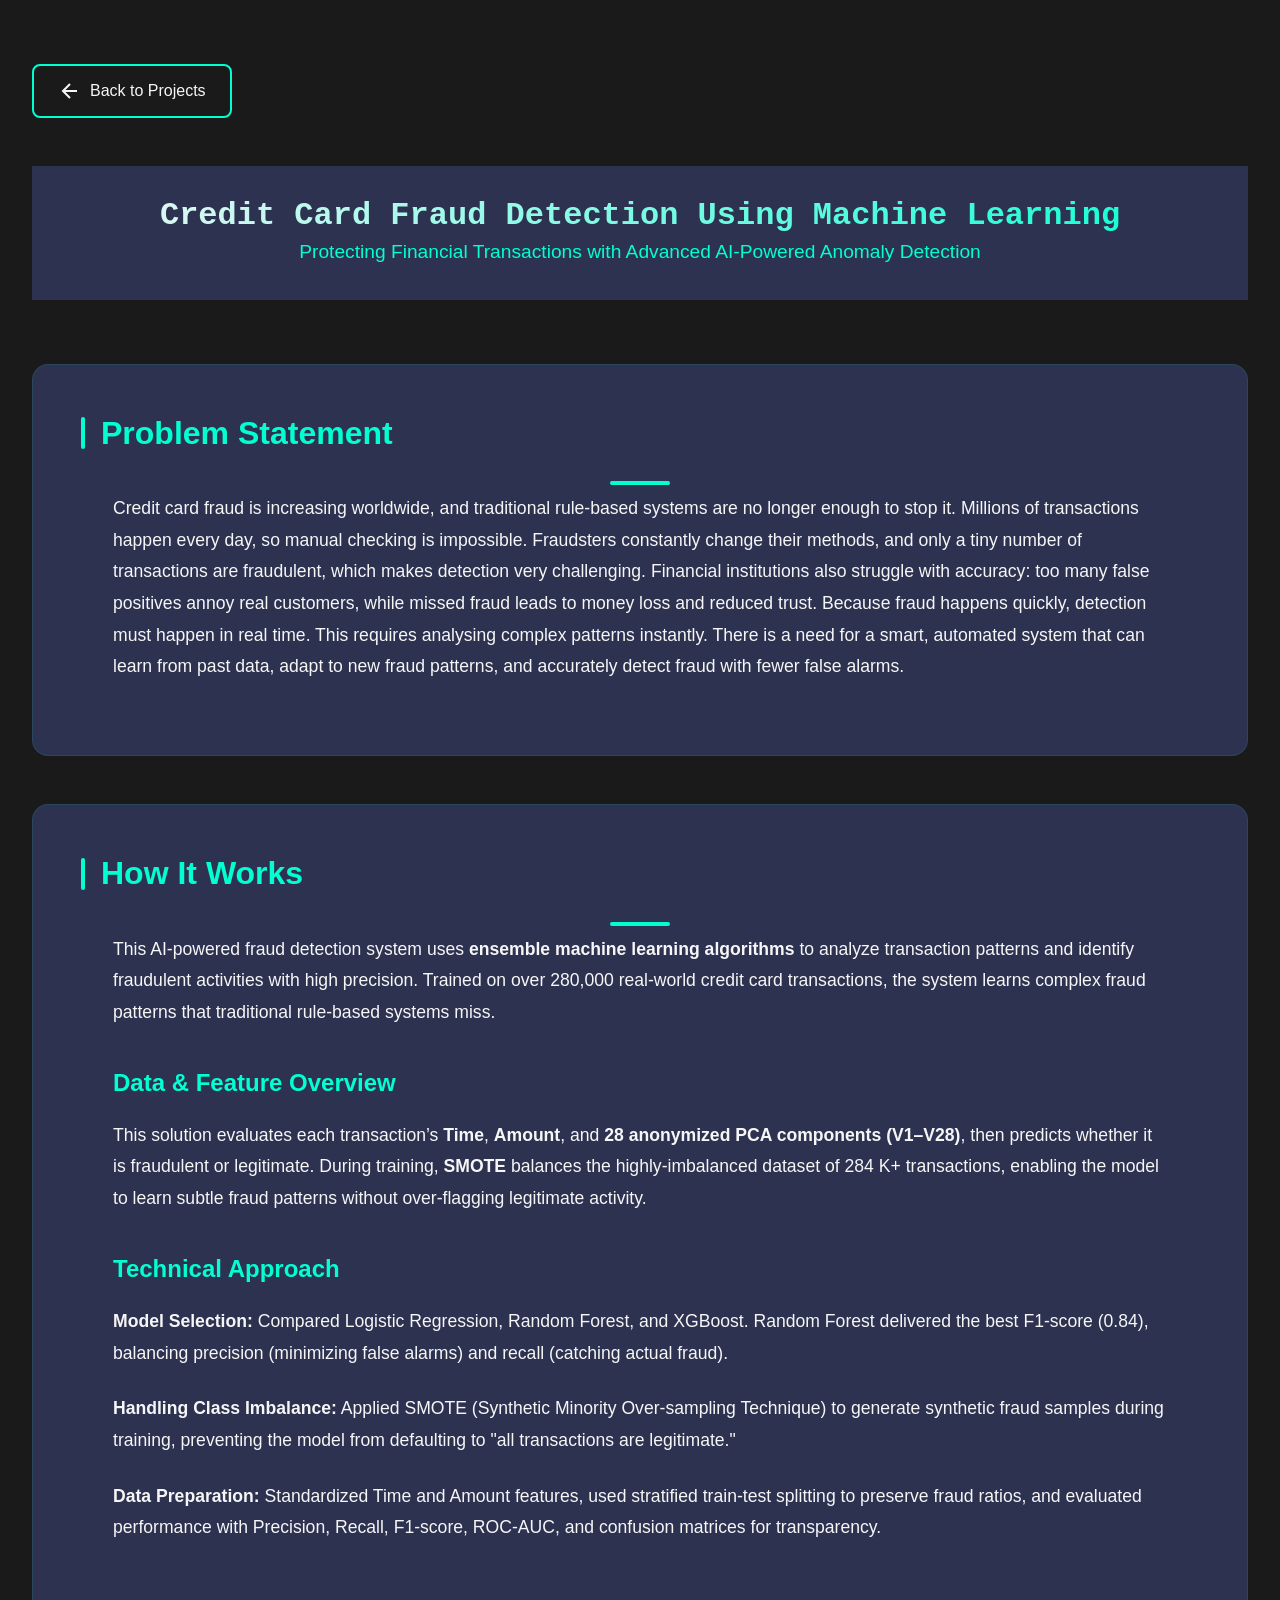
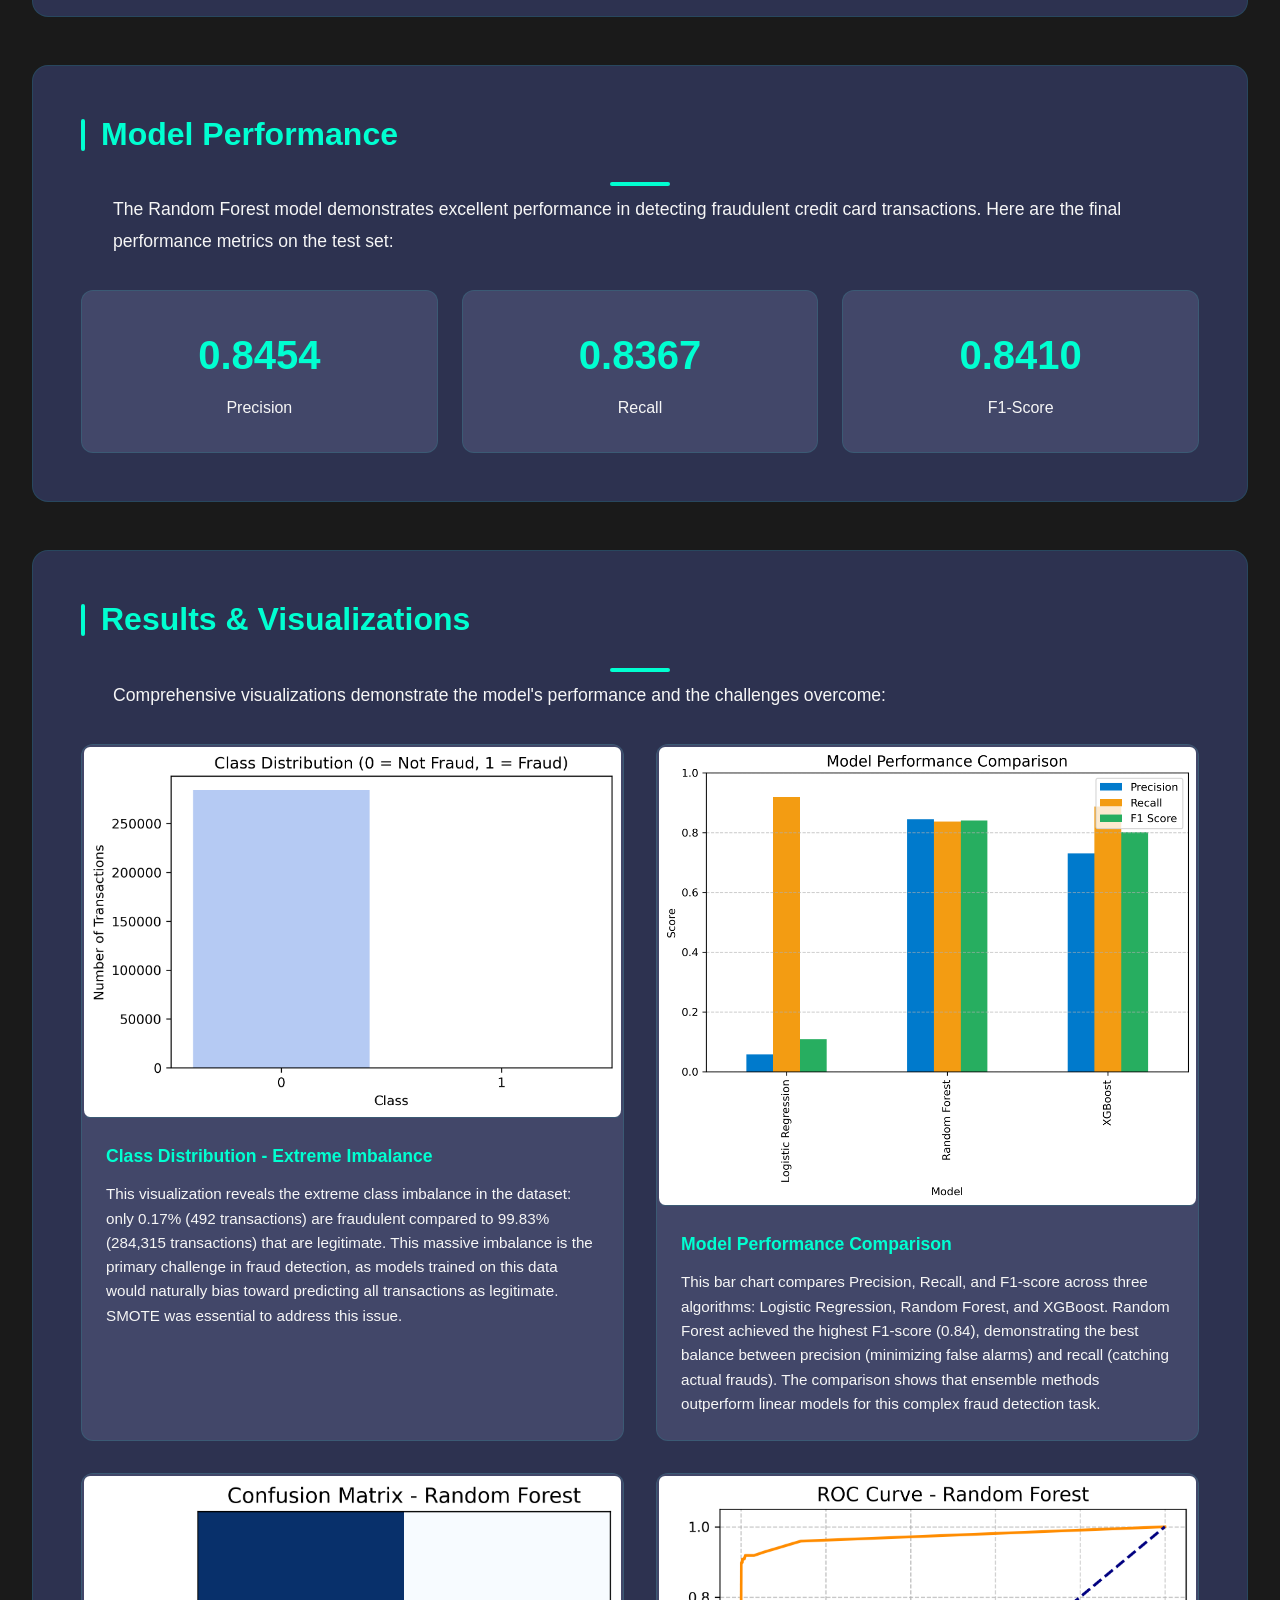
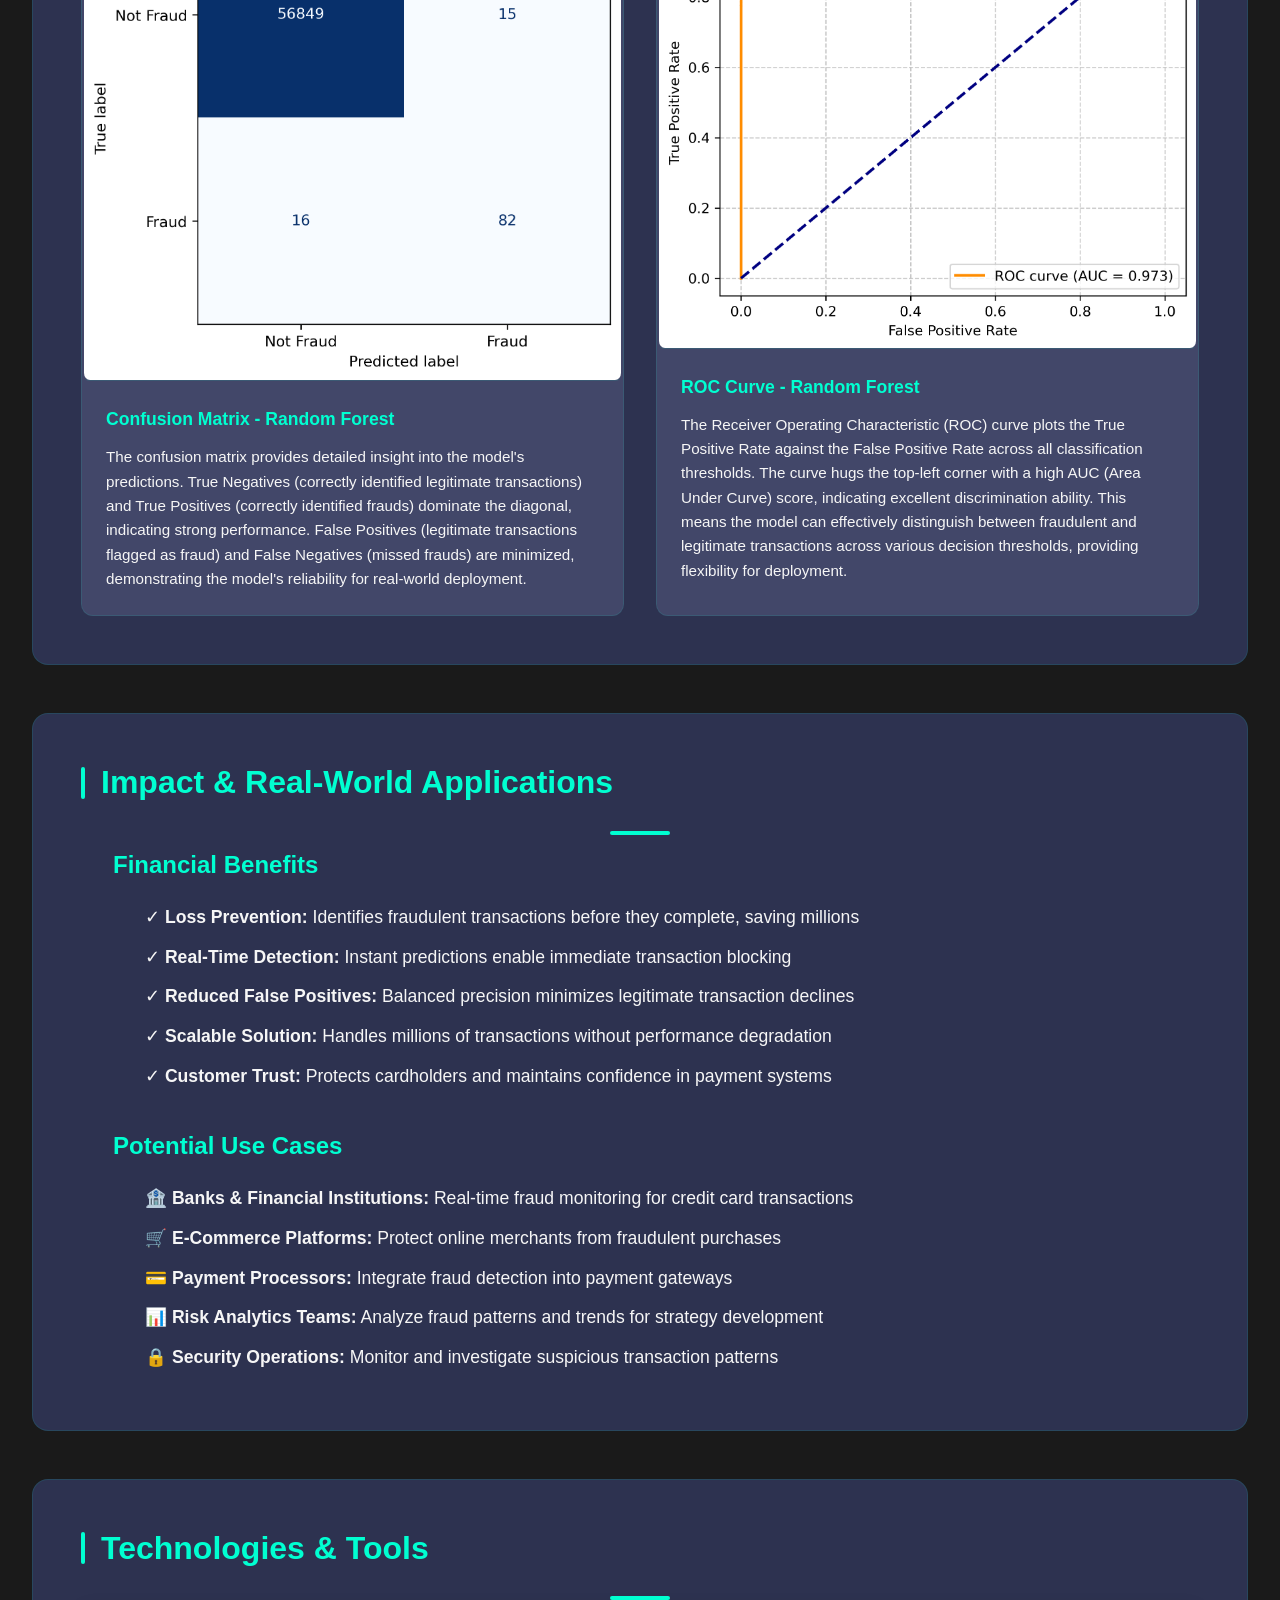
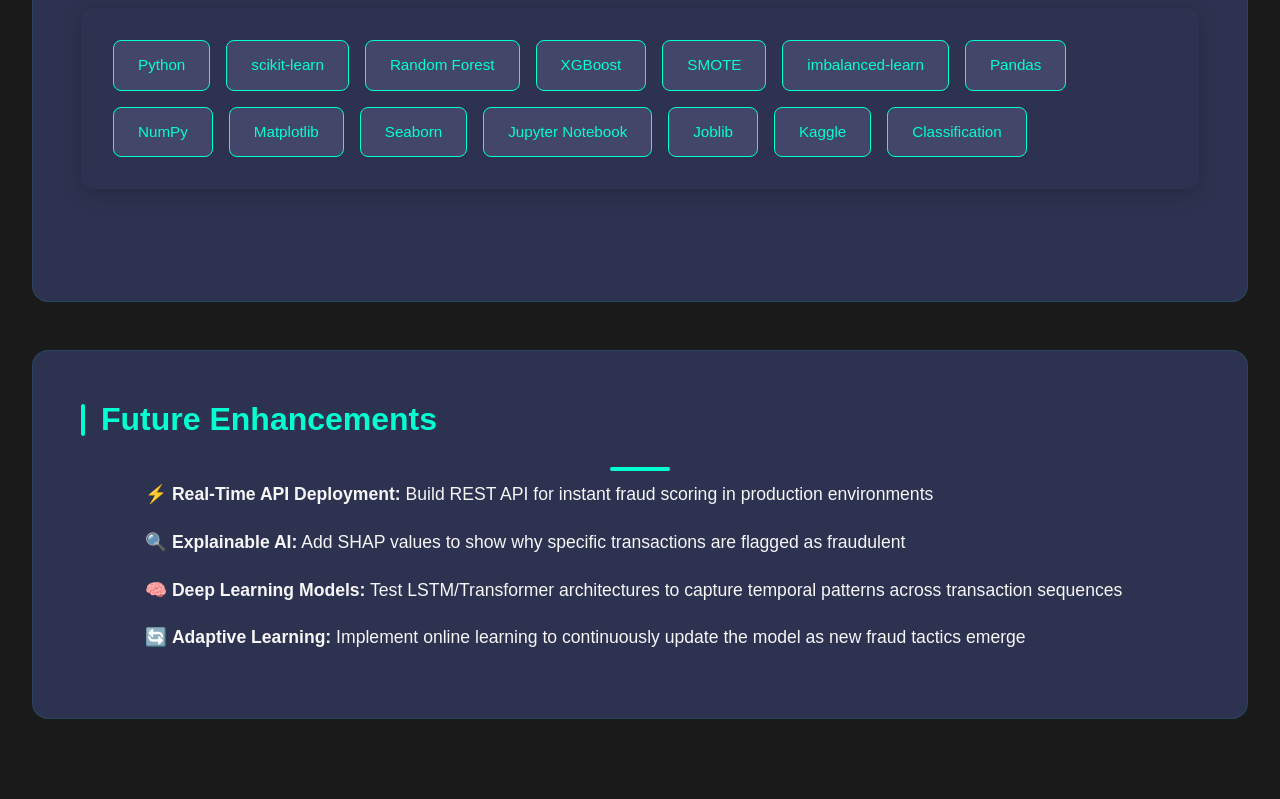
<file: projects/credit-card-fraud.html>
<!DOCTYPE html>
<html lang="en">
<head>
    <meta charset="UTF-8">
    <meta name="viewport" content="width=device-width, initial-scale=1.0">
    <title>Credit Card Fraud Detection | Innocent Makaya</title>
    <link rel="stylesheet" href="../styles.css">
    <style>
        .project-viewer {
            min-height: 100vh;
            background: var(--color-background);
            color: var(--color-text);
        }

        .viewer-container {
            max-width: 1400px;
            margin: 0 auto;
            padding: 2rem;
        }

        .back-button {
            display: inline-flex;
            align-items: center;
            gap: 0.5rem;
            padding: 0.75rem 1.5rem;
            color: var(--color-text);
            text-decoration: none;
            margin-bottom: 3rem;
            border: 2px solid var(--color-accent);
            border-radius: 8px;
            transition: all 0.3s ease;
            font-weight: 500;
        }

        .back-button:hover {
            background: var(--color-accent);
            color: var(--color-text-dark);
            transform: translateX(-5px);
        }

        .project-header {
            text-align: center;
            margin-bottom: 4rem;
            padding: 2rem 0;
        }

        .project-title {
            font-size: 3rem;
            margin-bottom: 1rem;
            color: var(--color-text);
            font-weight: 700;
            background: linear-gradient(135deg, var(--color-text) 0%, var(--color-accent) 100%);
            -webkit-background-clip: text;
            -webkit-text-fill-color: transparent;
            background-clip: text;
        }

        .project-subtitle {
            font-size: 1.2rem;
            color: var(--color-accent);
            font-weight: 500;
        }

        .content-section {
            background: var(--color-surface);
            border-radius: 16px;
            padding: 3rem;
            margin-bottom: 3rem;
            border: 1px solid rgba(0, 255, 209, 0.1);
            transition: all 0.3s ease;
        }

        .content-section:hover {
            border-color: var(--color-accent);
            box-shadow: 0 8px 32px rgba(0, 255, 209, 0.1);
        }

        .section-title {
            font-size: 2rem;
            color: var(--color-accent);
            margin-bottom: 1.5rem;
            display: flex;
            align-items: center;
            gap: 1rem;
        }

        .section-title::before {
            content: '';
            width: 4px;
            height: 2rem;
            background: var(--color-accent);
            border-radius: 2px;
        }

        .section-content {
            font-size: 1.1rem;
            line-height: 1.8;
            color: var(--color-text);
        }

        .section-content p {
            margin-bottom: 1.5rem;
        }

        .section-content ul {
            list-style: none;
        }

        .section-content ul li {
            margin-bottom: 0.5rem;
        }

        .timeline {
            position: relative;
            padding: 2rem 0;
        }

        .timeline::before {
            content: '';
            position: absolute;
            left: 30px;
            top: 0;
            bottom: 0;
            width: 2px;
            background: var(--color-accent);
        }

        .timeline-item {
            position: relative;
            padding-left: 80px;
            margin-bottom: 2.5rem;
        }

        .timeline-marker {
            position: absolute;
            left: 20px;
            top: 0;
            width: 20px;
            height: 20px;
            background: var(--color-accent);
            border-radius: 50%;
            border: 4px solid var(--color-surface);
        }

        .timeline-content {
            background: var(--color-surface-light);
            padding: 1.5rem;
            border-radius: 10px;
            border-left: 3px solid var(--color-accent);
        }

        .timeline-title {
            font-size: 1.2rem;
            color: var(--color-accent);
            margin-bottom: 0.5rem;
            font-weight: 600;
        }

        .timeline-description {
            color: var(--color-text);
            line-height: 1.6;
        }

        .code-block {
            background: var(--color-surface-light);
            border-left: 4px solid var(--color-accent);
            padding: 1.5rem;
            border-radius: 8px;
            margin: 1.5rem 0;
            font-family: 'Courier New', monospace;
            overflow-x: auto;
        }

        .code-block code {
            color: var(--color-accent);
            font-size: 0.95rem;
        }

        .stats-grid {
            display: grid;
            grid-template-columns: repeat(auto-fit, minmax(200px, 1fr));
            gap: 1.5rem;
            margin-top: 2rem;
        }

        .stat-card {
            background: var(--color-surface-light);
            padding: 2rem;
            border-radius: 12px;
            text-align: center;
            border: 1px solid rgba(0, 255, 209, 0.1);
            transition: all 0.3s ease;
        }

        .stat-card:hover {
            transform: translateY(-5px);
            border-color: var(--color-accent);
            box-shadow: 0 8px 24px rgba(0, 255, 209, 0.2);
        }

        .stat-number {
            font-size: 2.5rem;
            color: var(--color-accent);
            font-weight: 700;
            margin-bottom: 0.5rem;
        }

        .stat-label {
            font-size: 1rem;
            color: var(--color-text);
        }

        .tech-stack {
            display: flex;
            flex-wrap: wrap;
            gap: 1rem;
            margin-top: 1.5rem;
        }

        .tech-tag {
            padding: 0.75rem 1.5rem;
            background: var(--color-surface-light);
            color: var(--color-accent);
            border-radius: 8px;
            font-weight: 500;
            border: 1px solid var(--color-accent);
            transition: all 0.3s ease;
        }

        .tech-tag:hover {
            background: var(--color-accent);
            color: var(--color-text-dark);
            transform: translateY(-2px);
        }

        .highlight-box {
            background: rgba(0, 255, 209, 0.05);
            border: 2px solid var(--color-accent);
            border-radius: 12px;
            padding: 2rem;
            margin: 2rem 0;
        }

        .highlight-box h3 {
            color: var(--color-accent);
            font-size: 1.5rem;
            margin-bottom: 1rem;
        }

        .features-grid {
            display: grid;
            grid-template-columns: repeat(auto-fit, minmax(300px, 1fr));
            gap: 2rem;
            margin-top: 2rem;
        }

        .feature-card {
            background: var(--color-surface-light);
            padding: 2rem;
            border-radius: 12px;
            border: 1px solid rgba(0, 255, 209, 0.1);
            transition: all 0.3s ease;
        }

        .feature-card:hover {
            transform: translateY(-5px);
            border-color: var(--color-accent);
            box-shadow: 0 8px 24px rgba(0, 255, 209, 0.2);
        }

        .feature-icon {
            width: 50px;
            height: 50px;
            background: rgba(0, 255, 209, 0.1);
            border-radius: 10px;
            display: flex;
            align-items: center;
            justify-content: center;
            margin-bottom: 1rem;
        }

        .feature-icon svg {
            width: 28px;
            height: 28px;
            stroke: var(--color-accent);
        }

        .feature-title {
            font-size: 1.3rem;
            color: var(--color-accent);
            margin-bottom: 0.75rem;
            font-weight: 600;
        }

        .feature-description {
            font-size: 1rem;
            color: var(--color-text);
            line-height: 1.6;
        }

        .gallery-grid {
            display: grid;
            grid-template-columns: repeat(auto-fit, minmax(450px, 1fr));
            gap: 2rem;
            margin-top: 2rem;
        }

        .gallery-item {
            background: var(--color-surface-light);
            border-radius: 12px;
            overflow: hidden;
            border: 1px solid rgba(0, 255, 209, 0.1);
            transition: all 0.3s ease;
        }

        .gallery-item:hover {
            border-color: var(--color-accent);
            transform: translateY(-5px);
            box-shadow: 0 8px 24px rgba(0, 255, 209, 0.2);
        }

        .gallery-img {
            width: 100%;
            height: auto;
            display: block;
            border-bottom: 1px solid rgba(0, 255, 209, 0.1);
        }

        .gallery-caption {
            padding: 1.5rem;
            color: var(--color-text);
        }

        .gallery-caption h4 {
            color: var(--color-accent);
            font-size: 1.1rem;
            margin-bottom: 0.75rem;
            font-weight: 600;
        }

        .gallery-caption p {
            font-size: 0.95rem;
            line-height: 1.6;
            margin: 0;
        }

        @media (max-width: 768px) {
            .viewer-container {
                padding: 1rem;
            }

            .project-title {
                font-size: 2rem;
            }

            .content-section {
                padding: 2rem 1.5rem;
            }

            .section-title {
                font-size: 1.5rem;
            }

            .timeline::before {
                left: 15px;
            }

            .timeline-item {
                padding-left: 50px;
            }

            .timeline-marker {
                left: 5px;
            }

            .gallery-grid {
                grid-template-columns: 1fr;
            }
        }
    </style>
</head>
<body>
    <div class="project-viewer">
        <div class="viewer-container">
            <a href="../index.html#projects" class="back-button">
                <svg width="24" height="24" viewBox="0 0 24 24" fill="none" stroke="currentColor" stroke-width="2">
                    <path d="M19 12H5M12 19l-7-7 7-7"/>
                </svg>
                Back to Projects
            </a>

            <div class="project-header">
                <h1 class="project-title">Credit Card Fraud Detection Using Machine Learning</h1>
                <p class="project-subtitle">Protecting Financial Transactions with Advanced AI-Powered Anomaly Detection</p>
            </div>

            <!-- Problem Statement -->
            <div class="content-section">
                <h2 class="section-title">Problem Statement</h2>
                <div class="section-content">
                    <p>Credit card fraud is increasing worldwide, and traditional rule-based systems are no longer enough to stop it. Millions of transactions happen every day, so manual checking is impossible. Fraudsters constantly change their methods, and only a tiny number of transactions are fraudulent, which makes detection very challenging.

Financial institutions also struggle with accuracy: too many false positives annoy real customers, while missed fraud leads to money loss and reduced trust.

Because fraud happens quickly, detection must happen in real time. This requires analysing complex patterns instantly. There is a need for a smart, automated system that can learn from past data, adapt to new fraud patterns, and accurately detect fraud with fewer false alarms.</p>
                    
                </div>
            </div>

            <!-- How It Works -->
            <div class="content-section">
                <h2 class="section-title">How It Works</h2>
                <div class="section-content">
                    <p>This AI-powered fraud detection system uses <strong>ensemble machine learning algorithms</strong> to analyze transaction patterns and identify fraudulent activities with high precision. Trained on over 280,000 real-world credit card transactions, the system learns complex fraud patterns that traditional rule-based systems miss.</p>
                    
                    <h3 style="color: var(--color-accent); margin-top: 2rem; margin-bottom: 1rem; font-size: 1.5rem;">Data &amp; Feature Overview</h3>
                    <p>This solution evaluates each transaction’s <strong>Time</strong>, <strong>Amount</strong>, and <strong>28 anonymized PCA components (V1–V28)</strong>, then predicts whether it is fraudulent or legitimate. During training, <strong>SMOTE</strong> balances the highly-imbalanced dataset of 284 K+ transactions, enabling the model to learn subtle fraud patterns without over-flagging legitimate activity.</p>

                    <h3 style="color: var(--color-accent); margin-top: 2rem; margin-bottom: 1rem; font-size: 1.5rem;">Technical Approach</h3>
                    <p><strong>Model Selection:</strong> Compared Logistic Regression, Random Forest, and XGBoost. Random Forest delivered the best F1-score (0.84), balancing precision (minimizing false alarms) and recall (catching actual fraud).</p>
                    
                    <p style="margin-top: 1rem;"><strong>Handling Class Imbalance:</strong> Applied SMOTE (Synthetic Minority Over-sampling Technique) to generate synthetic fraud samples during training, preventing the model from defaulting to "all transactions are legitimate."</p>
                    
                    <p style="margin-top: 1rem;"><strong>Data Preparation:</strong> Standardized Time and Amount features, used stratified train-test splitting to preserve fraud ratios, and evaluated performance with Precision, Recall, F1-score, ROC-AUC, and confusion matrices for transparency.
                </div>
            </div>

            <!-- Model Performance -->
            <div class="content-section">
                <h2 class="section-title">Model Performance</h2>
                <div class="section-content">
                    <p>The Random Forest model demonstrates excellent performance in detecting fraudulent credit card transactions. Here are the final performance metrics on the test set:</p>
                </div>
                <div class="stats-grid">
                    <div class="stat-card">
                        <div class="stat-number">0.8454</div>
                        <div class="stat-label">Precision</div>
                    </div>
                    <div class="stat-card">
                        <div class="stat-number">0.8367</div>
                        <div class="stat-label">Recall</div>
                    </div>
                    <div class="stat-card">
                        <div class="stat-number">0.8410</div>
                        <div class="stat-label">F1-Score</div>
                    </div>
                </div>
            </div>

            <!-- Results & Visualizations -->
            <div class="content-section">
                <h2 class="section-title">Results & Visualizations</h2>
                <div class="section-content">
                    <p>Comprehensive visualizations demonstrate the model's performance and the challenges overcome:</p>
                </div>

                <div class="gallery-grid">
                    <div class="gallery-item">
                        <img src="../Credit Card Fraud Detection Images/class_distribution.png" alt="Class Distribution" class="gallery-img">
                        <div class="gallery-caption">
                            <h4>Class Distribution - Extreme Imbalance</h4>
                            <p>This visualization reveals the extreme class imbalance in the dataset: only 0.17% (492 transactions) are fraudulent compared to 99.83% (284,315 transactions) that are legitimate. This massive imbalance is the primary challenge in fraud detection, as models trained on this data would naturally bias toward predicting all transactions as legitimate. SMOTE was essential to address this issue.</p>
                        </div>
                    </div>

                    <div class="gallery-item">
                        <img src="../Credit Card Fraud Detection Images/model_comparison.png" alt="Model Comparison" class="gallery-img">
                        <div class="gallery-caption">
                            <h4>Model Performance Comparison</h4>
                            <p>This bar chart compares Precision, Recall, and F1-score across three algorithms: Logistic Regression, Random Forest, and XGBoost. Random Forest achieved the highest F1-score (0.84), demonstrating the best balance between precision (minimizing false alarms) and recall (catching actual frauds). The comparison shows that ensemble methods outperform linear models for this complex fraud detection task.</p>
                        </div>
                    </div>

                    <div class="gallery-item">
                        <img src="../Credit Card Fraud Detection Images/confusion_matrix_random_forest.png" alt="Confusion Matrix" class="gallery-img">
                        <div class="gallery-caption">
                            <h4>Confusion Matrix - Random Forest</h4>
                            <p>The confusion matrix provides detailed insight into the model's predictions. True Negatives (correctly identified legitimate transactions) and True Positives (correctly identified frauds) dominate the diagonal, indicating strong performance. False Positives (legitimate transactions flagged as fraud) and False Negatives (missed frauds) are minimized, demonstrating the model's reliability for real-world deployment.</p>
                        </div>
                    </div>

                    <div class="gallery-item">
                        <img src="../Credit Card Fraud Detection Images/roc_curve_random_forest.png" alt="ROC Curve" class="gallery-img">
                        <div class="gallery-caption">
                            <h4>ROC Curve - Random Forest</h4>
                            <p>The Receiver Operating Characteristic (ROC) curve plots the True Positive Rate against the False Positive Rate across all classification thresholds. The curve hugs the top-left corner with a high AUC (Area Under Curve) score, indicating excellent discrimination ability. This means the model can effectively distinguish between fraudulent and legitimate transactions across various decision thresholds, providing flexibility for deployment.</p>
                        </div>
                    </div>
                </div>
            </div>

            <!-- Impact & Applications -->
            <div class="content-section">
                <h2 class="section-title">Impact & Real-World Applications</h2>
                <div class="section-content">
                    <h3 style="color: var(--color-accent); margin-bottom: 1rem; font-size: 1.5rem;">Financial Benefits</h3>
                    <ul style="margin-left: 2rem; margin-bottom: 2rem;">
                        <li style="margin-bottom: 0.5rem;">✓ <strong>Loss Prevention:</strong> Identifies fraudulent transactions before they complete, saving millions</li>
                        <li style="margin-bottom: 0.5rem;">✓ <strong>Real-Time Detection:</strong> Instant predictions enable immediate transaction blocking</li>
                        <li style="margin-bottom: 0.5rem;">✓ <strong>Reduced False Positives:</strong> Balanced precision minimizes legitimate transaction declines</li>
                        <li style="margin-bottom: 0.5rem;">✓ <strong>Scalable Solution:</strong> Handles millions of transactions without performance degradation</li>
                        <li style="margin-bottom: 0.5rem;">✓ <strong>Customer Trust:</strong> Protects cardholders and maintains confidence in payment systems</li>
                    </ul>

                    <h3 style="color: var(--color-accent); margin-bottom: 1rem; font-size: 1.5rem;">Potential Use Cases</h3>
                    <ul style="margin-left: 2rem;">
                        <li style="margin-bottom: 0.5rem;">🏦 <strong>Banks & Financial Institutions:</strong> Real-time fraud monitoring for credit card transactions</li>
                        <li style="margin-bottom: 0.5rem;">🛒 <strong>E-Commerce Platforms:</strong> Protect online merchants from fraudulent purchases</li>
                        <li style="margin-bottom: 0.5rem;">💳 <strong>Payment Processors:</strong> Integrate fraud detection into payment gateways</li>
                        <li style="margin-bottom: 0.5rem;">📊 <strong>Risk Analytics Teams:</strong> Analyze fraud patterns and trends for strategy development</li>
                        <li style="margin-bottom: 0.5rem;">🔒 <strong>Security Operations:</strong> Monitor and investigate suspicious transaction patterns</li>
                    </ul>
                </div>
            </div>

            <!-- Technologies Used -->
            <div class="content-section">
                <h2 class="section-title">Technologies & Tools</h2>
                <div class="tech-stack">
                    <span class="tech-tag">Python</span>
                    <span class="tech-tag">scikit-learn</span>
                    <span class="tech-tag">Random Forest</span>
                    <span class="tech-tag">XGBoost</span>
                    <span class="tech-tag">SMOTE</span>
                    <span class="tech-tag">imbalanced-learn</span>
                    <span class="tech-tag">Pandas</span>
                    <span class="tech-tag">NumPy</span>
                    <span class="tech-tag">Matplotlib</span>
                    <span class="tech-tag">Seaborn</span>
                    <span class="tech-tag">Jupyter Notebook</span>
                    <span class="tech-tag">Joblib</span>
                    <span class="tech-tag">Kaggle</span>
                    <span class="tech-tag">Classification</span>
                </div>
            </div>

            <!-- Future Enhancements -->
            <div class="content-section">
                <h2 class="section-title">Future Enhancements</h2>
                <div class="section-content">
                    <ul style="margin-left: 2rem;">
                        <li style="margin-bottom: 1rem;">⚡ <strong>Real-Time API Deployment:</strong> Build REST API for instant fraud scoring in production environments</li>
                        <li style="margin-bottom: 1rem;">🔍 <strong>Explainable AI:</strong> Add SHAP values to show why specific transactions are flagged as fraudulent</li>
                        <li style="margin-bottom: 1rem;">🧠 <strong>Deep Learning Models:</strong> Test LSTM/Transformer architectures to capture temporal patterns across transaction sequences</li>
                        <li style="margin-bottom: 1rem;">🔄 <strong>Adaptive Learning:</strong> Implement online learning to continuously update the model as new fraud tactics emerge</li>
                    </ul>
                </div>
            </div>
        </div>
    </div>

    <script>
        // Smooth scroll behavior
        document.addEventListener('DOMContentLoaded', function() {
            // Add any interactive features here
            console.log('Credit Card Fraud Detection project page loaded');
        });
    </script>
</body>
</html>
</file>
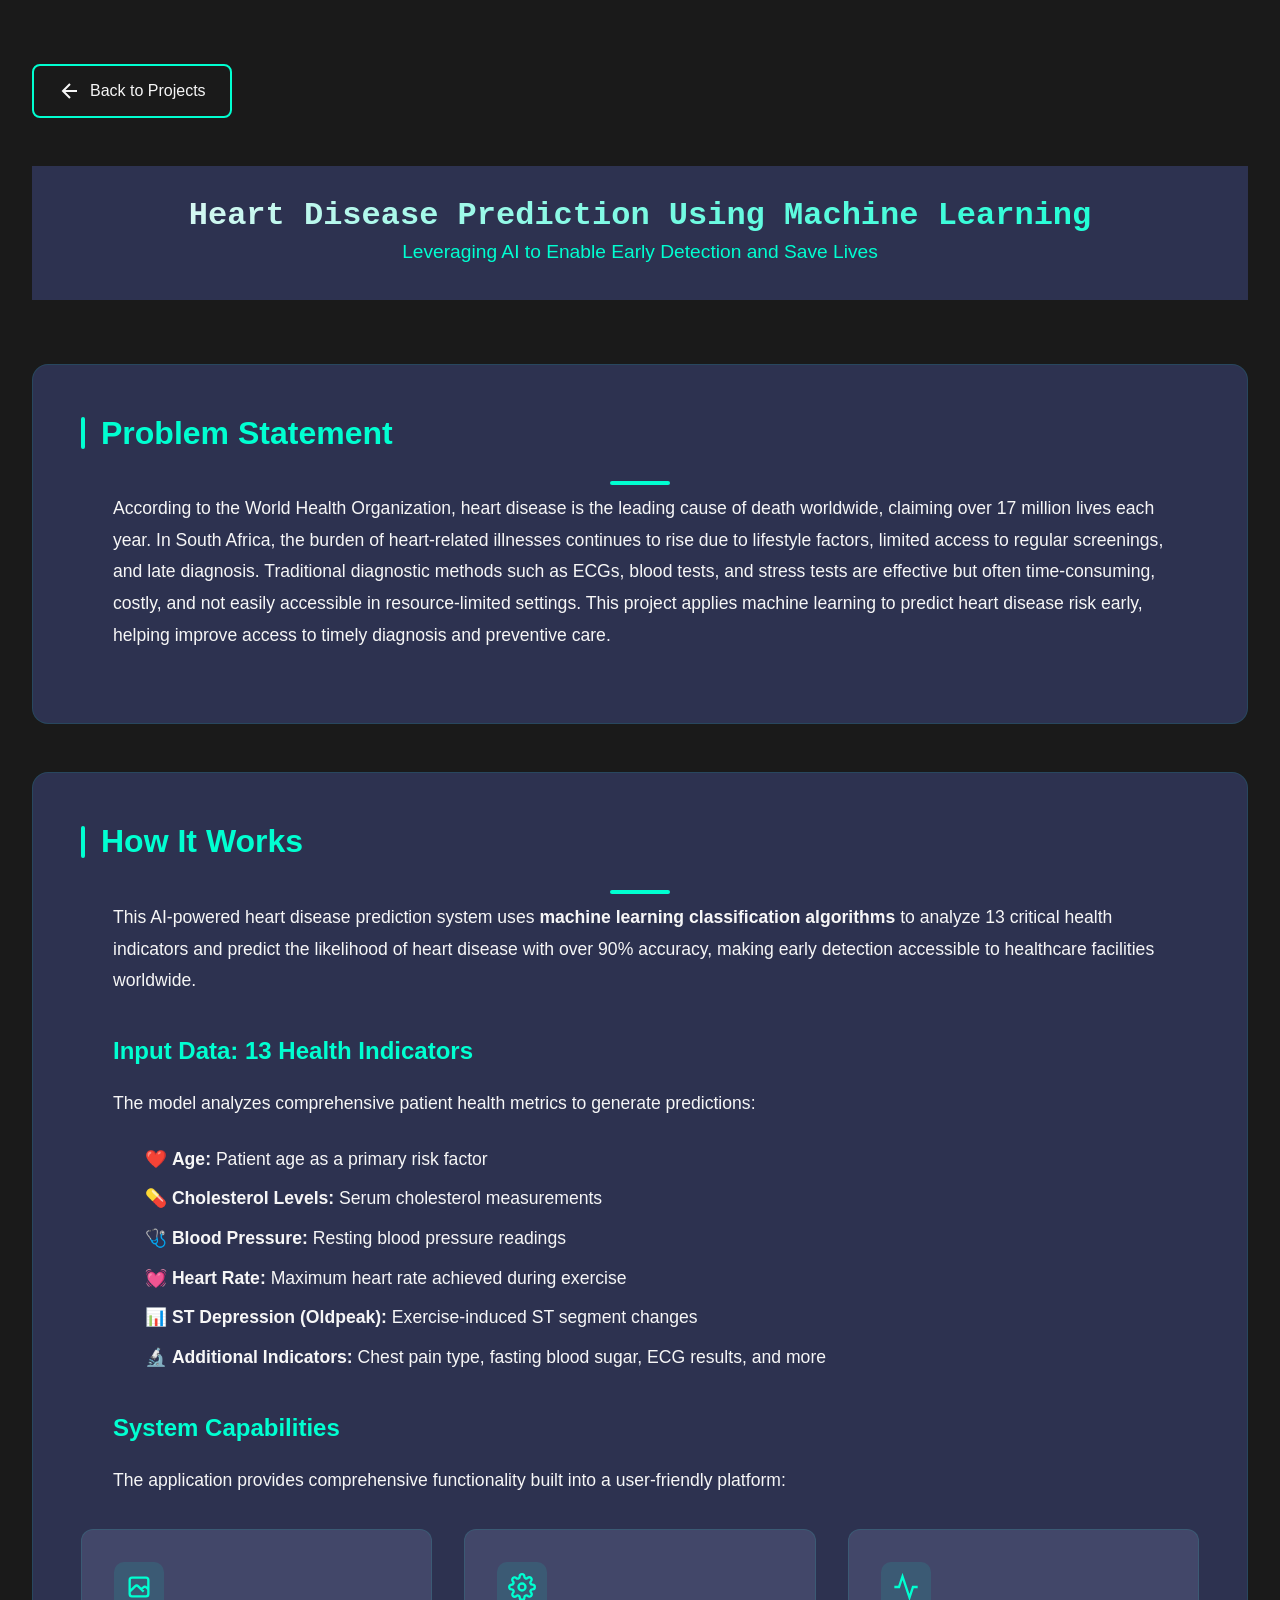
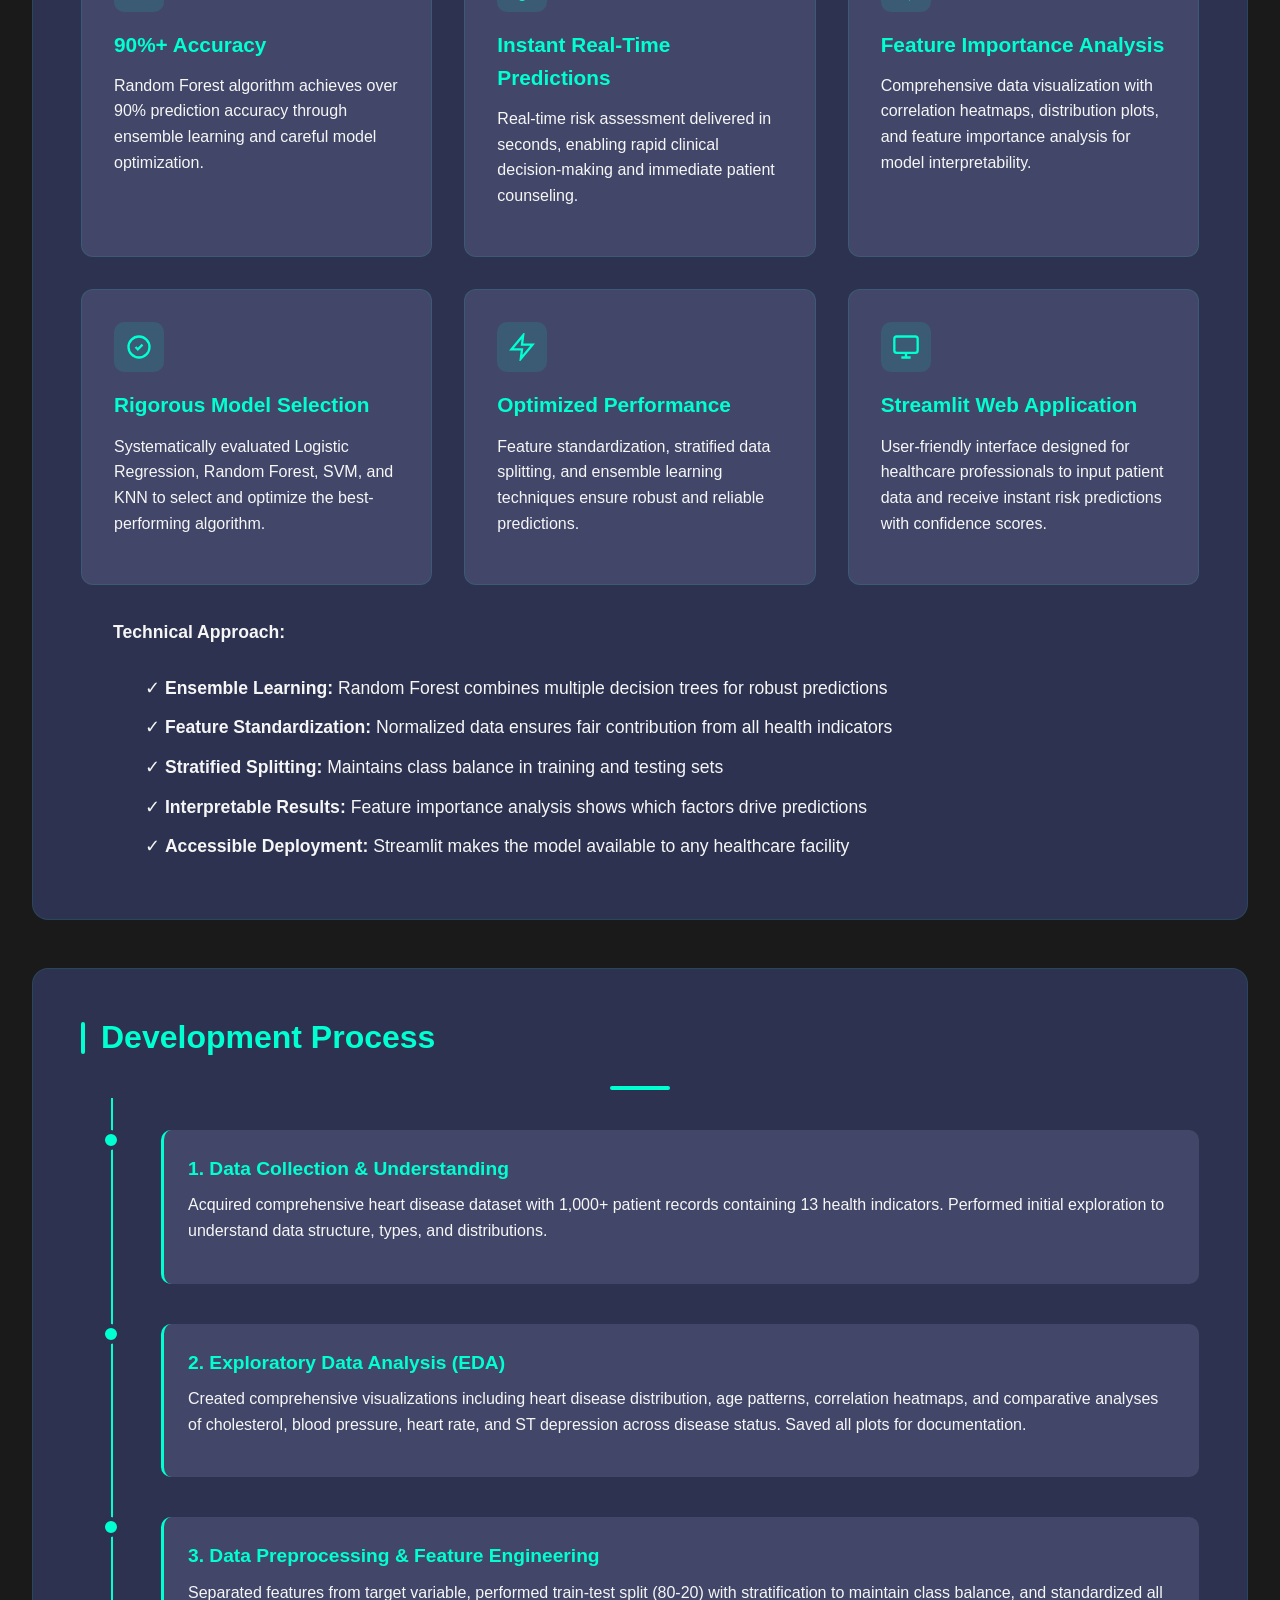
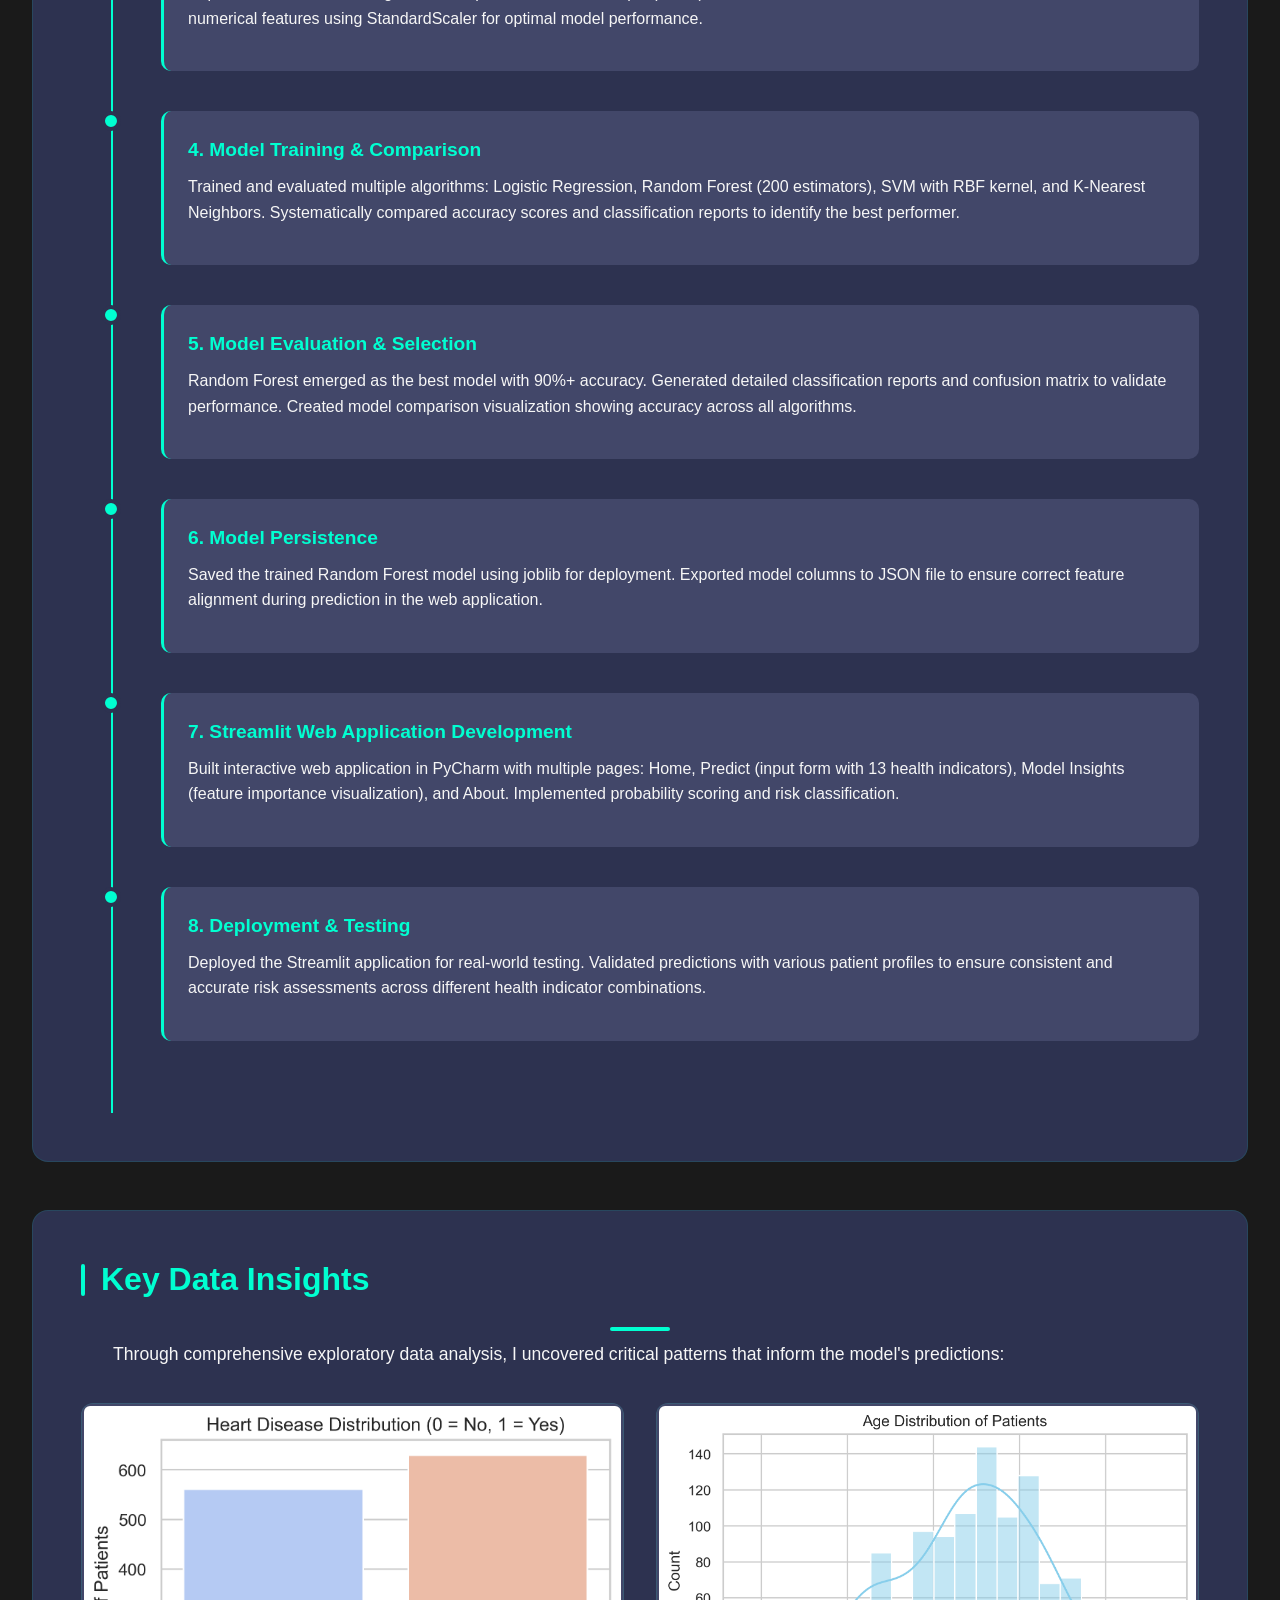
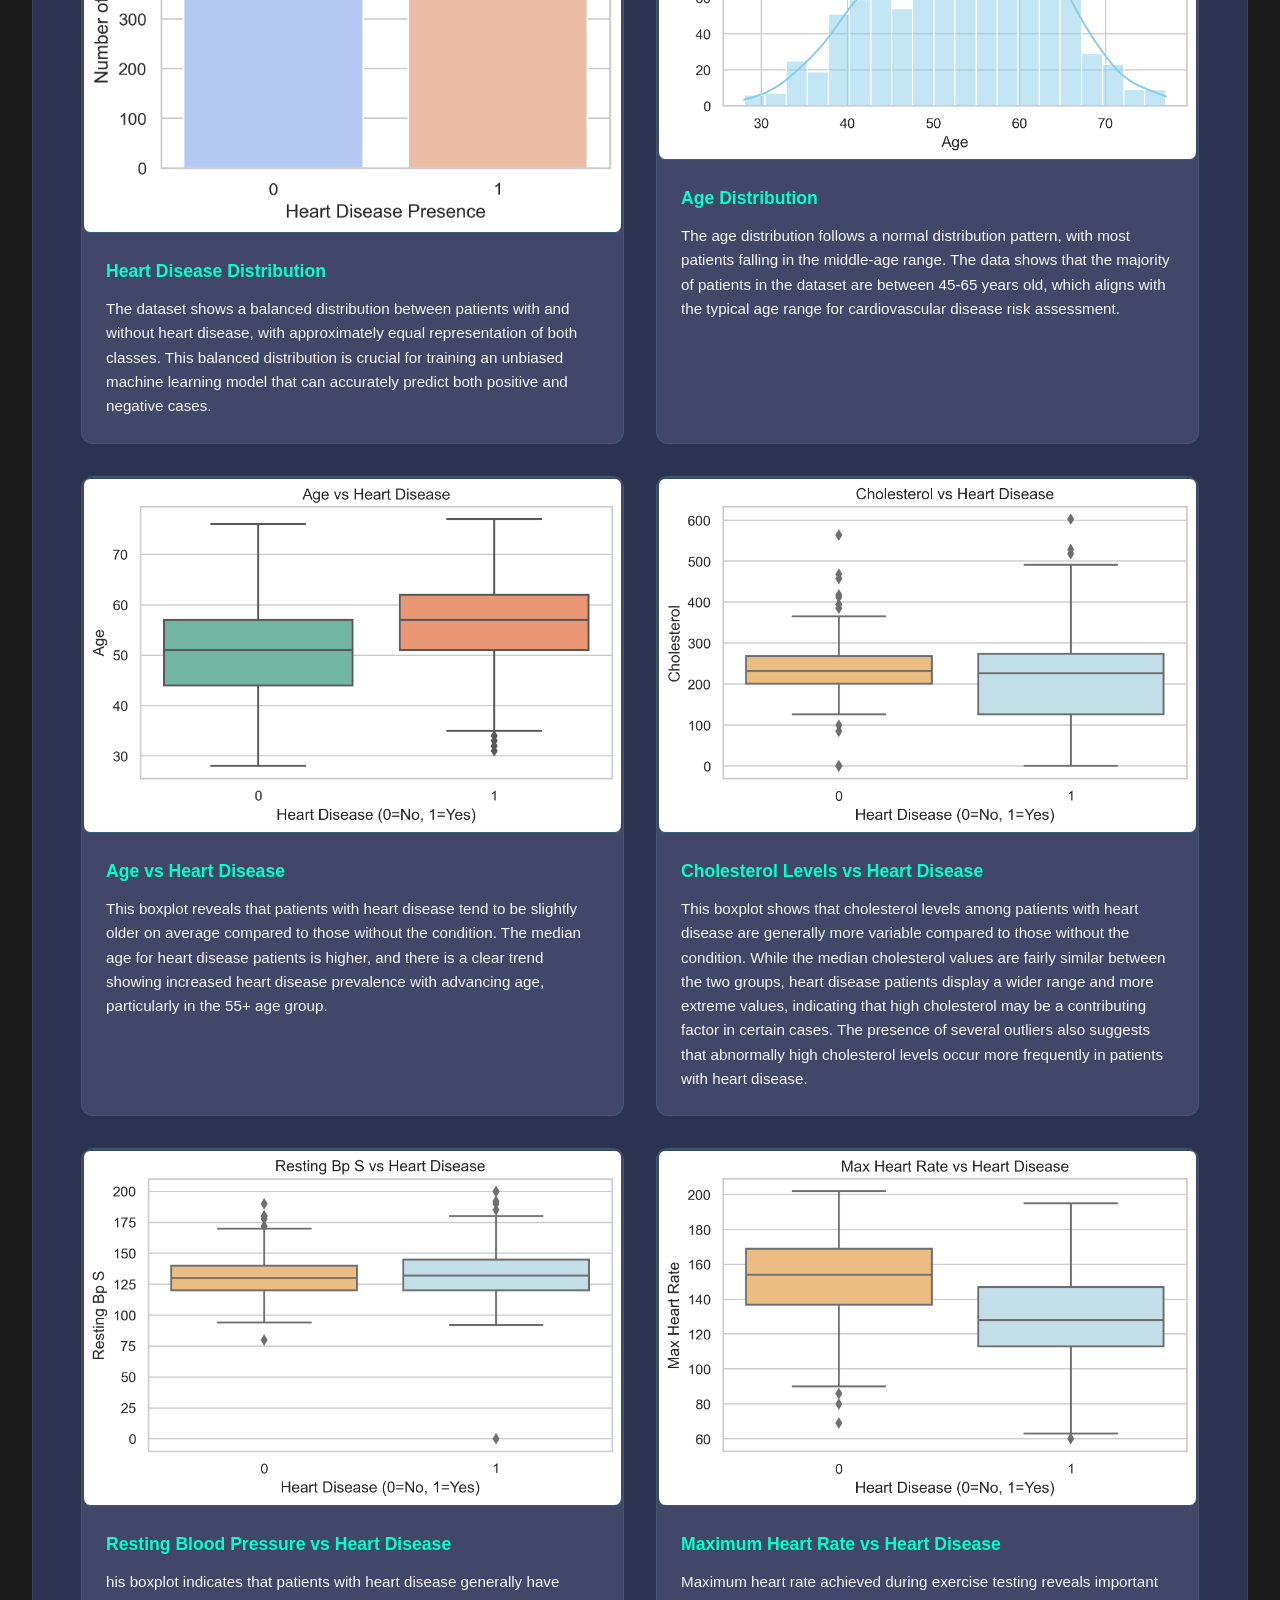
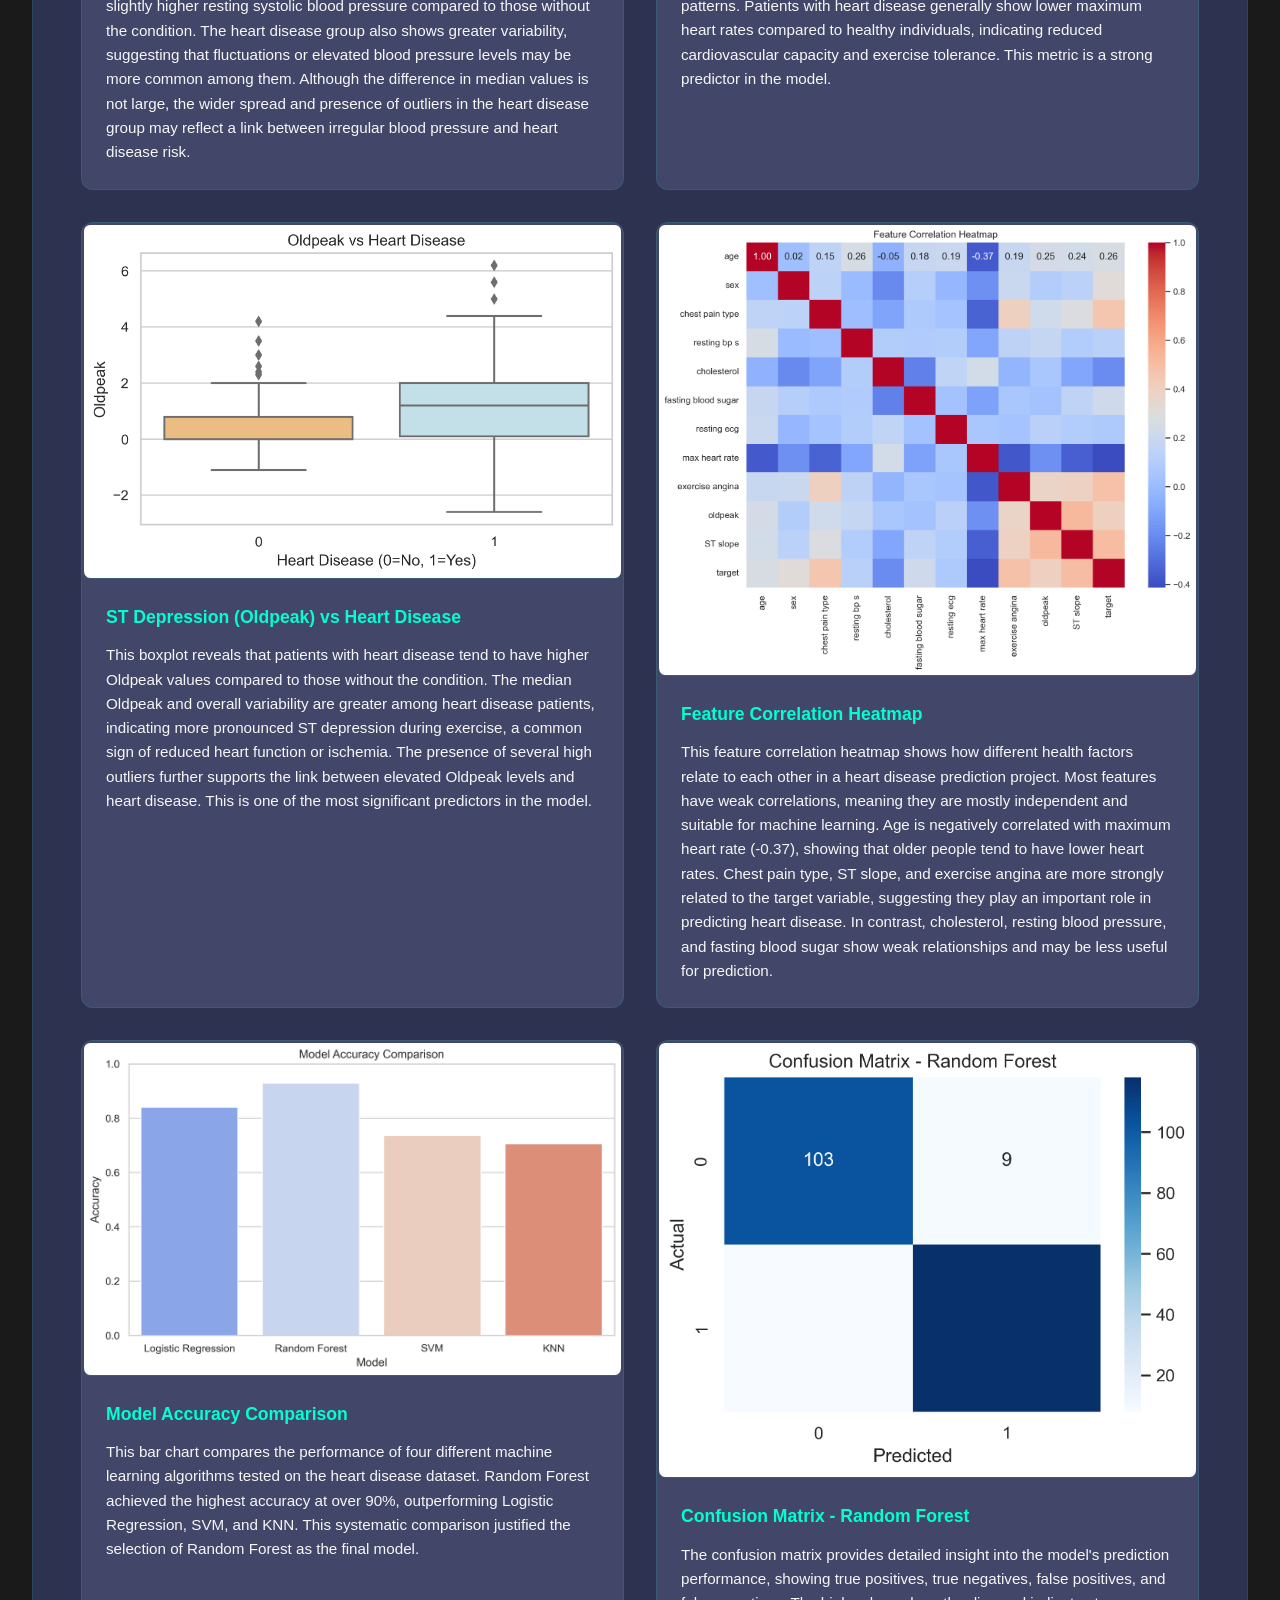
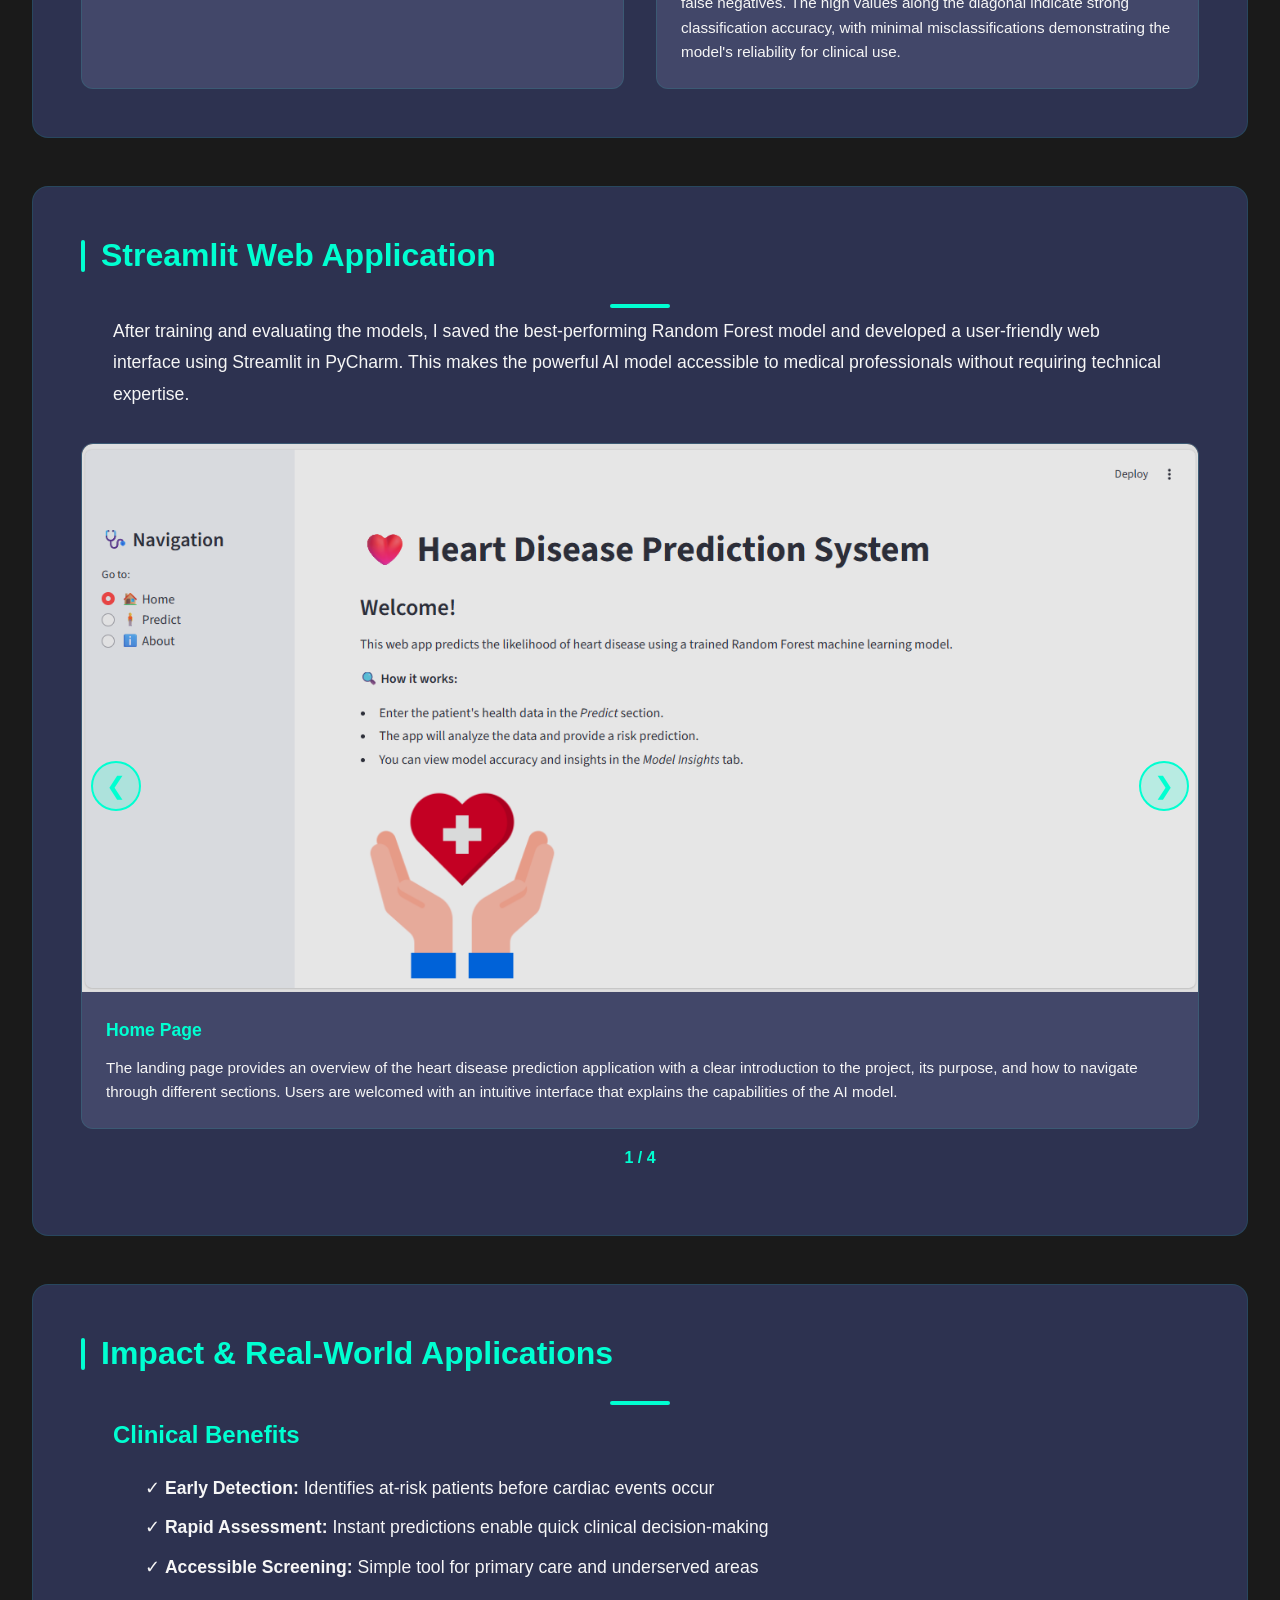
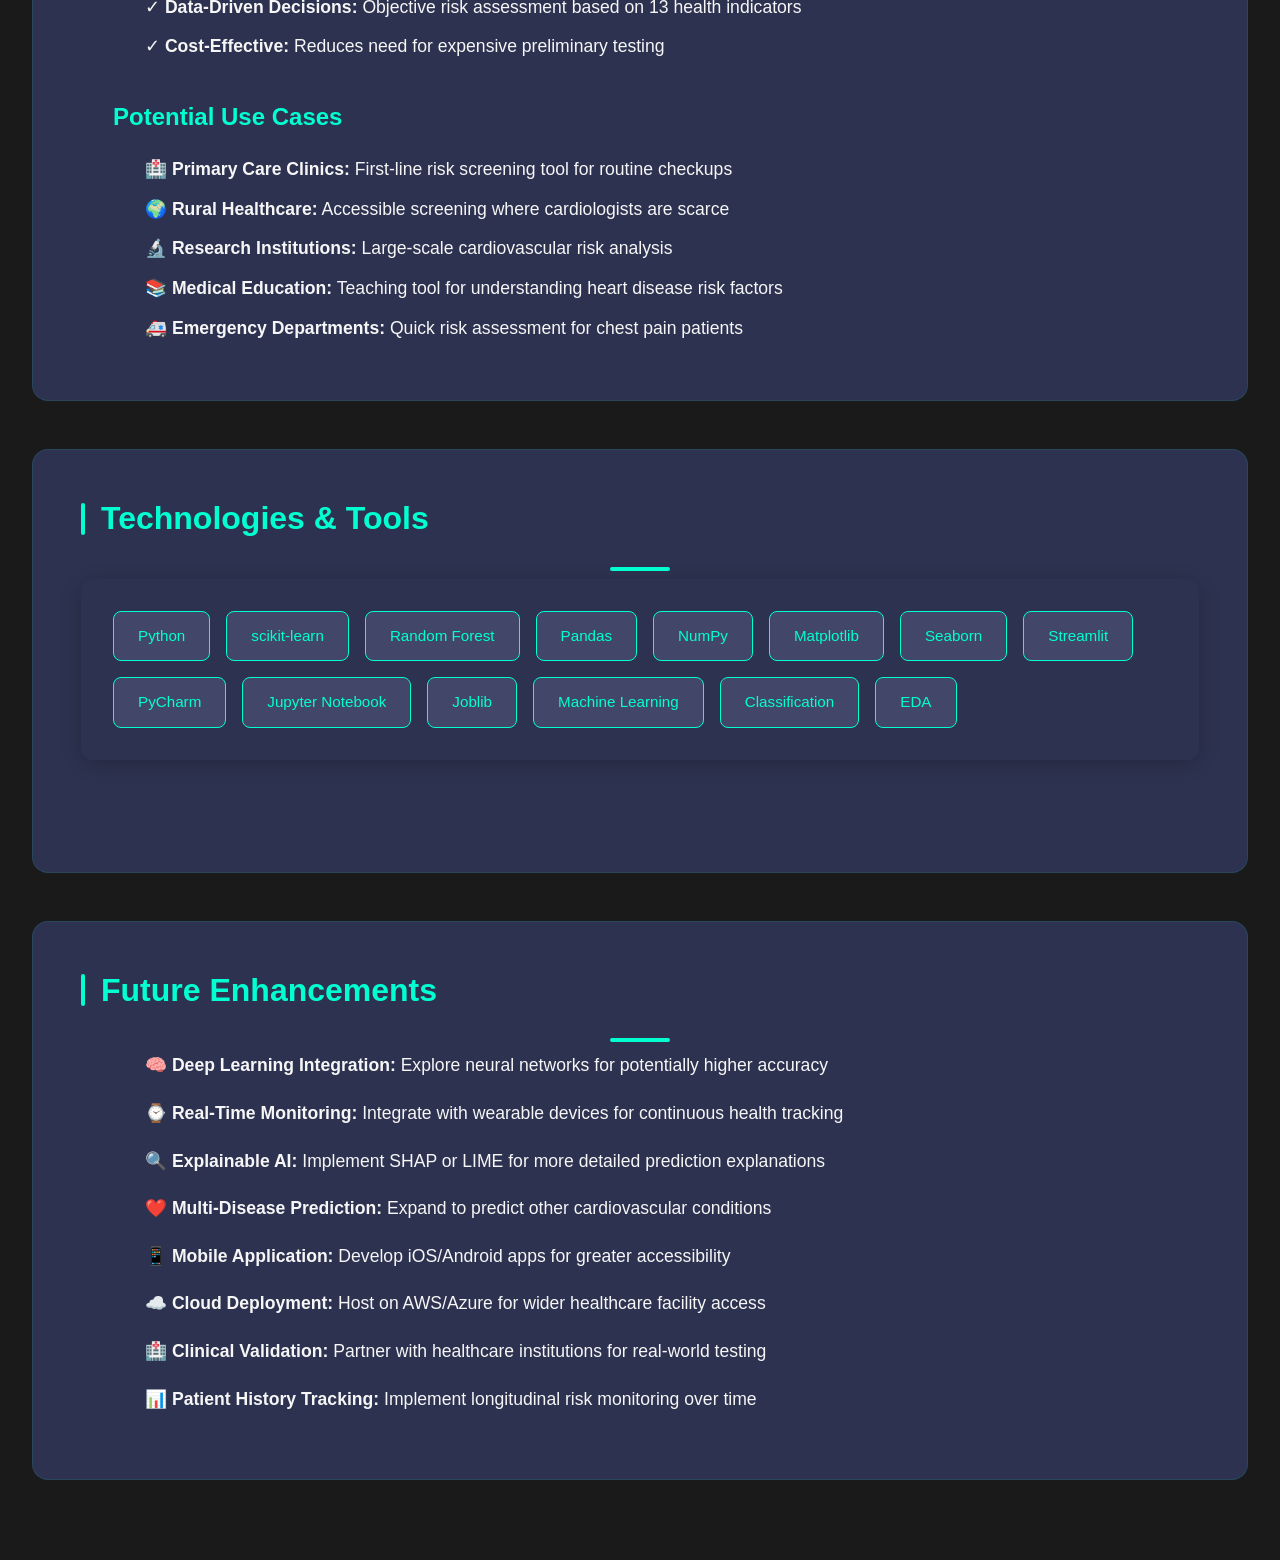
<file: projects/heart-disease-prediction.html>
<!DOCTYPE html>
<html lang="en">
<head>
    <meta charset="UTF-8">
    <meta name="viewport" content="width=device-width, initial-scale=1.0">
    <title>Heart Disease Prediction | Innocent Makaya</title>
    <link rel="stylesheet" href="../styles.css">
    <style>
        .project-viewer {
            min-height: 100vh;
            background: var(--color-background);
            color: var(--color-text);
        }

        .viewer-container {
            max-width: 1400px;
            margin: 0 auto;
            padding: 2rem;
        }

        .back-button {
            display: inline-flex;
            align-items: center;
            gap: 0.5rem;
            padding: 0.75rem 1.5rem;
            color: var(--color-text);
            text-decoration: none;
            margin-bottom: 3rem;
            border: 2px solid var(--color-accent);
            border-radius: 8px;
            transition: all 0.3s ease;
            font-weight: 500;
        }

        .back-button:hover {
            background: var(--color-accent);
            color: var(--color-text-dark);
            transform: translateX(-5px);
        }

        .project-header {
            text-align: center;
            margin-bottom: 4rem;
            padding: 2rem 0;
        }

        .project-title {
            font-size: 3rem;
            margin-bottom: 1rem;
            color: var(--color-text);
            font-weight: 700;
            background: linear-gradient(135deg, var(--color-text) 0%, var(--color-accent) 100%);
            -webkit-background-clip: text;
            -webkit-text-fill-color: transparent;
            background-clip: text;
        }

        .project-subtitle {
            font-size: 1.2rem;
            color: var(--color-accent);
            font-weight: 500;
        }

        .content-section {
            background: var(--color-surface);
            border-radius: 16px;
            padding: 3rem;
            margin-bottom: 3rem;
            border: 1px solid rgba(0, 255, 209, 0.1);
            transition: all 0.3s ease;
        }

        .content-section:hover {
            border-color: var(--color-accent);
            box-shadow: 0 8px 32px rgba(0, 255, 209, 0.1);
        }

        .section-title {
            font-size: 2rem;
            color: var(--color-accent);
            margin-bottom: 1.5rem;
            display: flex;
            align-items: center;
            gap: 1rem;
        }

        .section-title::before {
            content: '';
            width: 4px;
            height: 2rem;
            background: var(--color-accent);
            border-radius: 2px;
        }

        .section-content {
            font-size: 1.1rem;
            line-height: 1.8;
            color: var(--color-text);
        }

        .section-content p {
            margin-bottom: 1.5rem;
        }

        .section-content ul {
            list-style: none;
        }

        .section-content ul li {
            margin-bottom: 0.5rem;
        }

        .timeline {
            position: relative;
            padding: 2rem 0;
        }

        .timeline::before {
            content: '';
            position: absolute;
            left: 30px;
            top: 0;
            bottom: 0;
            width: 2px;
            background: var(--color-accent);
        }

        .timeline-item {
            position: relative;
            padding-left: 80px;
            margin-bottom: 2.5rem;
        }

        .timeline-marker {
            position: absolute;
            left: 20px;
            top: 0;
            width: 20px;
            height: 20px;
            background: var(--color-accent);
            border-radius: 50%;
            border: 4px solid var(--color-surface);
        }

        .timeline-content {
            background: var(--color-surface-light);
            padding: 1.5rem;
            border-radius: 10px;
            border-left: 3px solid var(--color-accent);
        }

        .timeline-title {
            font-size: 1.2rem;
            color: var(--color-accent);
            margin-bottom: 0.5rem;
            font-weight: 600;
        }

        .timeline-description {
            color: var(--color-text);
            line-height: 1.6;
        }

        .code-block {
            background: var(--color-surface-light);
            border-left: 4px solid var(--color-accent);
            padding: 1.5rem;
            border-radius: 8px;
            margin: 1.5rem 0;
            font-family: 'Courier New', monospace;
            overflow-x: auto;
        }

        .code-block code {
            color: var(--color-accent);
            font-size: 0.95rem;
        }

        .stats-grid {
            display: grid;
            grid-template-columns: repeat(auto-fit, minmax(200px, 1fr));
            gap: 1.5rem;
            margin-top: 2rem;
        }

        .stat-card {
            background: var(--color-surface-light);
            padding: 2rem;
            border-radius: 12px;
            text-align: center;
            border: 1px solid rgba(0, 255, 209, 0.1);
            transition: all 0.3s ease;
        }

        .stat-card:hover {
            transform: translateY(-5px);
            border-color: var(--color-accent);
            box-shadow: 0 8px 24px rgba(0, 255, 209, 0.2);
        }

        .stat-number {
            font-size: 2.5rem;
            color: var(--color-accent);
            font-weight: 700;
            margin-bottom: 0.5rem;
        }

        .stat-label {
            font-size: 1rem;
            color: var(--color-text);
        }

        .tech-stack {
            display: flex;
            flex-wrap: wrap;
            gap: 1rem;
            margin-top: 1.5rem;
        }

        .tech-tag {
            padding: 0.75rem 1.5rem;
            background: var(--color-surface-light);
            color: var(--color-accent);
            border-radius: 8px;
            font-weight: 500;
            border: 1px solid var(--color-accent);
            transition: all 0.3s ease;
        }

        .tech-tag:hover {
            background: var(--color-accent);
            color: var(--color-text-dark);
            transform: translateY(-2px);
        }

        .highlight-box {
            background: rgba(0, 255, 209, 0.05);
            border: 2px solid var(--color-accent);
            border-radius: 12px;
            padding: 2rem;
            margin: 2rem 0;
        }

        .highlight-box h3 {
            color: var(--color-accent);
            font-size: 1.5rem;
            margin-bottom: 1rem;
        }

        /* Carousel Styles */
        .carousel-container {
            position: relative;
            margin-top: 2rem;
        }

        .carousel-wrapper {
            overflow: hidden;
            border-radius: 12px;
            background: var(--color-surface-light);
        }

        .carousel-track {
            display: flex;
            gap: 0;
            transition: transform 0.5s ease;
        }

        .carousel-item {
            flex: 0 0 100%;
            background: var(--color-surface-light);
            border-radius: 12px;
            border: 1px solid rgba(0, 255, 209, 0.1);
            overflow: hidden;
            display: flex;
            flex-direction: column;
        }

        .carousel-item:hover {
            border-color: var(--color-accent);
        }

        .carousel-img {
            width: 100%;
            height: auto;
            display: block;
            max-height: 600px;
            object-fit: contain;
            background: var(--color-background);
        }

        .carousel-caption {
            padding: 1.5rem;
            color: var(--color-text);
        }

        .carousel-caption h4 {
            color: var(--color-accent);
            font-size: 1.1rem;
            margin-bottom: 0.75rem;
            font-weight: 600;
        }

        .carousel-caption p {
            font-size: 0.95rem;
            line-height: 1.6;
            margin: 0;
        }

        .carousel-nav {
            position: absolute;
            top: 50%;
            transform: translateY(-50%);
            background: rgba(0, 255, 209, 0.2);
            border: 2px solid var(--color-accent);
            color: var(--color-accent);
            width: 50px;
            height: 50px;
            border-radius: 50%;
            cursor: pointer;
            display: flex;
            align-items: center;
            justify-content: center;
            font-size: 1.5rem;
            transition: all 0.3s ease;
            z-index: 10;
        }

        .carousel-nav:hover {
            background: var(--color-accent);
            color: var(--color-text-dark);
            transform: translateY(-50%) scale(1.1);
        }

        .carousel-prev {
            left: 10px;
        }

        .carousel-next {
            right: 10px;
        }

        .carousel-indicator {
            text-align: center;
            padding: 1rem;
            color: var(--color-accent);
            font-weight: 600;
        }

        .features-grid {
            display: grid;
            grid-template-columns: repeat(auto-fit, minmax(300px, 1fr));
            gap: 2rem;
            margin-top: 2rem;
        }

        .feature-card {
            background: var(--color-surface-light);
            padding: 2rem;
            border-radius: 12px;
            border: 1px solid rgba(0, 255, 209, 0.1);
            transition: all 0.3s ease;
        }

        .feature-card:hover {
            transform: translateY(-5px);
            border-color: var(--color-accent);
            box-shadow: 0 8px 24px rgba(0, 255, 209, 0.2);
        }

        .feature-icon {
            width: 50px;
            height: 50px;
            background: rgba(0, 255, 209, 0.1);
            border-radius: 10px;
            display: flex;
            align-items: center;
            justify-content: center;
            margin-bottom: 1rem;
        }

        .feature-icon svg {
            width: 28px;
            height: 28px;
            stroke: var(--color-accent);
        }

        .feature-title {
            font-size: 1.3rem;
            color: var(--color-accent);
            margin-bottom: 0.75rem;
            font-weight: 600;
        }

        .feature-description {
            font-size: 1rem;
            color: var(--color-text);
            line-height: 1.6;
        }

        .gallery-grid {
            display: grid;
            grid-template-columns: repeat(auto-fit, minmax(450px, 1fr));
            gap: 2rem;
            margin-top: 2rem;
        }

        .gallery-item {
            background: var(--color-surface-light);
            border-radius: 12px;
            overflow: hidden;
            border: 1px solid rgba(0, 255, 209, 0.1);
            transition: all 0.3s ease;
        }

        .gallery-item:hover {
            border-color: var(--color-accent);
            transform: translateY(-5px);
            box-shadow: 0 8px 24px rgba(0, 255, 209, 0.2);
        }

        .gallery-img {
            width: 100%;
            height: auto;
            display: block;
            border-bottom: 1px solid rgba(0, 255, 209, 0.1);
        }

        .gallery-caption {
            padding: 1.5rem;
            color: var(--color-text);
        }

        .gallery-caption h4 {
            color: var(--color-accent);
            font-size: 1.1rem;
            margin-bottom: 0.75rem;
            font-weight: 600;
        }

        .gallery-caption p {
            font-size: 0.95rem;
            line-height: 1.6;
            margin: 0;
        }

        .video-demo-section {
            background: linear-gradient(135deg, rgba(0, 255, 209, 0.1) 0%, rgba(0, 255, 209, 0.05) 100%);
            border: 2px solid var(--color-accent);
            border-radius: 20px;
            padding: 3rem;
            margin-bottom: 4rem;
            box-shadow: 0 10px 40px rgba(0, 255, 209, 0.2);
            position: relative;
            overflow: hidden;
        }

        .video-demo-section::before {
            content: '';
            position: absolute;
            top: -50%;
            right: -50%;
            width: 200%;
            height: 200%;
            background: radial-gradient(circle, rgba(0, 255, 209, 0.1) 0%, transparent 70%);
            animation: pulse 4s ease-in-out infinite;
        }

        @keyframes pulse {
            0%, 100% { transform: scale(1); opacity: 0.5; }
            50% { transform: scale(1.1); opacity: 0.8; }
        }

        .video-demo-header {
            text-align: center;
            margin-bottom: 2rem;
            position: relative;
            z-index: 1;
        }

        .video-demo-badge {
            display: inline-block;
            background: var(--color-accent);
            color: var(--color-text-dark);
            padding: 0.5rem 1.5rem;
            border-radius: 20px;
            font-weight: 700;
            font-size: 0.9rem;
            text-transform: uppercase;
            letter-spacing: 1px;
            margin-bottom: 1rem;
            animation: bounce 2s ease-in-out infinite;
        }

        @keyframes bounce {
            0%, 100% { transform: translateY(0); }
            50% { transform: translateY(-5px); }
        }

        .video-demo-title {
            font-size: 2rem;
            color: var(--color-text);
            margin-bottom: 0.75rem;
            font-weight: 700;
        }

        .video-demo-description {
            font-size: 1.1rem;
            color: var(--color-text);
            opacity: 0.9;
            max-width: 800px;
            margin: 0 auto;
        }

        .video-container {
            position: relative;
            width: 100%;
            max-width: 1000px;
            margin: 0 auto;
            border-radius: 16px;
            overflow: hidden;
            box-shadow: 0 20px 60px rgba(0, 0, 0, 0.4);
            border: 3px solid var(--color-accent);
            z-index: 1;
        }

        .video-container video {
            width: 100%;
            height: auto;
            display: block;
        }

        .video-icon {
            display: inline-flex;
            align-items: center;
            justify-content: center;
            width: 60px;
            height: 60px;
            background: var(--color-accent);
            border-radius: 50%;
            margin-bottom: 1rem;
        }

        .video-icon svg {
            width: 30px;
            height: 30px;
            fill: var(--color-text-dark);
        }

        @media (max-width: 768px) {
            .viewer-container {
                padding: 1rem;
            }

            .project-title {
                font-size: 2rem;
            }

            .content-section {
                padding: 2rem 1.5rem;
            }

            .section-title {
                font-size: 1.5rem;
            }

            .timeline::before {
                left: 15px;
            }

            .timeline-item {
                padding-left: 50px;
            }

            .timeline-marker {
                left: 5px;
            }

            .gallery-grid {
                grid-template-columns: 1fr;
            }

            .video-demo-section {
                padding: 2rem 1.5rem;
            }

            .video-demo-title {
                font-size: 1.5rem;
            }

            .video-demo-description {
                font-size: 1rem;
            }
        }
    </style>
</head>
<body>
    <div class="project-viewer">
        <div class="viewer-container">
            <a href="../index.html#projects" class="back-button">
                <svg width="24" height="24" viewBox="0 0 24 24" fill="none" stroke="currentColor" stroke-width="2">
                    <path d="M19 12H5M12 19l-7-7 7-7"/>
                </svg>
                Back to Projects
            </a>

            <div class="project-header">
                <h1 class="project-title">Heart Disease Prediction Using Machine Learning</h1>
                <p class="project-subtitle">Leveraging AI to Enable Early Detection and Save Lives</p>
            </div>

            <!-- Problem Statement -->
            <div class="content-section">
                <h2 class="section-title">Problem Statement</h2>
                <div class="section-content">
                    <p>According to the World Health Organization, heart disease is the leading cause of death worldwide, claiming over 17 million lives each year. In South Africa, the burden of heart-related illnesses continues to rise due to lifestyle factors, limited access to regular screenings, and late diagnosis.
                       Traditional diagnostic methods such as ECGs, blood tests, and stress tests are effective but often time-consuming, costly, and not easily accessible in resource-limited settings. This project applies machine learning to predict heart disease risk early, helping improve access to timely diagnosis and preventive care.</p>
                </div>
            </div>

            <!-- How It Works -->
            <div class="content-section">
                <h2 class="section-title">How It Works</h2>
                <div class="section-content">
                    <p>This AI-powered heart disease prediction system uses <strong>machine learning classification algorithms</strong> to analyze 13 critical health indicators and predict the likelihood of heart disease with over 90% accuracy, making early detection accessible to healthcare facilities worldwide.</p>
                    
                    <h3 style="color: var(--color-accent); margin-top: 2rem; margin-bottom: 1rem; font-size: 1.5rem;">Input Data: 13 Health Indicators</h3>
                    <p>The model analyzes comprehensive patient health metrics to generate predictions:</p>
                    <ul style="margin-left: 2rem; margin-bottom: 1.5rem;">
                        <li style="margin-bottom: 0.5rem;">❤️ <strong>Age:</strong> Patient age as a primary risk factor</li>
                        <li style="margin-bottom: 0.5rem;">💊 <strong>Cholesterol Levels:</strong> Serum cholesterol measurements</li>
                        <li style="margin-bottom: 0.5rem;">🩺 <strong>Blood Pressure:</strong> Resting blood pressure readings</li>
                        <li style="margin-bottom: 0.5rem;">💓 <strong>Heart Rate:</strong> Maximum heart rate achieved during exercise</li>
                        <li style="margin-bottom: 0.5rem;">📊 <strong>ST Depression (Oldpeak):</strong> Exercise-induced ST segment changes</li>
                        <li style="margin-bottom: 0.5rem;">🔬 <strong>Additional Indicators:</strong> Chest pain type, fasting blood sugar, ECG results, and more</li>
                    </ul>

                    <h3 style="color: var(--color-accent); margin-top: 2rem; margin-bottom: 1rem; font-size: 1.5rem;">System Capabilities</h3>
                    <p>The application provides comprehensive functionality built into a user-friendly platform:</p>
                </div>

                <div class="features-grid">
                    <div class="feature-card">
                        <div class="feature-icon">
                            <svg viewBox="0 0 24 24" fill="none" stroke="currentColor" stroke-width="2">
                                <path d="M4 16l4.586-4.586a2 2 0 012.828 0L16 16m-2-2l1.586-1.586a2 2 0 012.828 0L20 14m-6-6h.01M6 20h12a2 2 0 002-2V6a2 2 0 00-2-2H6a2 2 0 00-2 2v12a2 2 0 002 2z"/>
                            </svg>
                        </div>
                        <h3 class="feature-title">90%+ Accuracy</h3>
                        <p class="feature-description">Random Forest algorithm achieves over 90% prediction accuracy through ensemble learning and careful model optimization.</p>
                    </div>

                    <div class="feature-card">
                        <div class="feature-icon">
                            <svg viewBox="0 0 24 24" fill="none" stroke="currentColor" stroke-width="2">
                                <circle cx="12" cy="12" r="3"/>
                                <path d="M19.4 15a1.65 1.65 0 00.33 1.82l.06.06a2 2 0 010 2.83 2 2 0 01-2.83 0l-.06-.06a1.65 1.65 0 00-1.82-.33 1.65 1.65 0 00-1 1.51V21a2 2 0 01-2 2 2 2 0 01-2-2v-.09A1.65 1.65 0 009 19.4a1.65 1.65 0 00-1.82.33l-.06.06a2 2 0 01-2.83 0 2 2 0 010-2.83l.06-.06a1.65 1.65 0 00.33-1.82 1.65 1.65 0 00-1.51-1H3a2 2 0 01-2-2 2 2 0 012-2h.09A1.65 1.65 0 004.6 9a1.65 1.65 0 00-.33-1.82l-.06-.06a2 2 0 010-2.83 2 2 0 012.83 0l.06.06a1.65 1.65 0 001.82.33H9a1.65 1.65 0 001-1.51V3a2 2 0 012-2 2 2 0 012 2v.09a1.65 1.65 0 001 1.51 1.65 1.65 0 001.82-.33l.06-.06a2 2 0 012.83 0 2 2 0 010 2.83l-.06.06a1.65 1.65 0 00-.33 1.82V9a1.65 1.65 0 001.51 1H21a2 2 0 012 2 2 2 0 01-2 2h-.09a1.65 1.65 0 00-1.51 1z"/>
                            </svg>
                        </div>
                        <h3 class="feature-title">Instant Real-Time Predictions</h3>
                        <p class="feature-description">Real-time risk assessment delivered in seconds, enabling rapid clinical decision-making and immediate patient counseling.</p>
                    </div>

                    <div class="feature-card">
                        <div class="feature-icon">
                            <svg viewBox="0 0 24 24" fill="none" stroke="currentColor" stroke-width="2">
                                <polyline points="22 12 18 12 15 21 9 3 6 12 2 12"/>
                            </svg>
                        </div>
                        <h3 class="feature-title">Feature Importance Analysis</h3>
                        <p class="feature-description">Comprehensive data visualization with correlation heatmaps, distribution plots, and feature importance analysis for model interpretability.</p>
                    </div>

                    <div class="feature-card">
                        <div class="feature-icon">
                            <svg viewBox="0 0 24 24" fill="none" stroke="currentColor" stroke-width="2">
                                <path d="M9 12l2 2 4-4m6 2a9 9 0 11-18 0 9 9 0 0118 0z"/>
                            </svg>
                        </div>
                        <h3 class="feature-title">Rigorous Model Selection</h3>
                        <p class="feature-description">Systematically evaluated Logistic Regression, Random Forest, SVM, and KNN to select and optimize the best-performing algorithm.</p>
                    </div>

                    <div class="feature-card">
                        <div class="feature-icon">
                            <svg viewBox="0 0 24 24" fill="none" stroke="currentColor" stroke-width="2">
                                <path d="M13 2L3 14h9l-1 8 10-12h-9l1-8z"/>
                            </svg>
                        </div>
                        <h3 class="feature-title">Optimized Performance</h3>
                        <p class="feature-description">Feature standardization, stratified data splitting, and ensemble learning techniques ensure robust and reliable predictions.</p>
                    </div>

                    <div class="feature-card">
                        <div class="feature-icon">
                            <svg viewBox="0 0 24 24" fill="none" stroke="currentColor" stroke-width="2">
                                <rect x="2" y="3" width="20" height="14" rx="2"/>
                                <path d="M8 21h8M12 17v4"/>
                            </svg>
                        </div>
                        <h3 class="feature-title">Streamlit Web Application</h3>
                        <p class="feature-description">User-friendly interface designed for healthcare professionals to input patient data and receive instant risk predictions with confidence scores.</p>
                    </div>
                </div>

                <div class="section-content" style="margin-top: 2rem;">
                    <p><strong>Technical Approach:</strong></p>
                    <ul style="margin-left: 2rem;">
                        <li style="margin-bottom: 0.5rem;">✓ <strong>Ensemble Learning:</strong> Random Forest combines multiple decision trees for robust predictions</li>
                        <li style="margin-bottom: 0.5rem;">✓ <strong>Feature Standardization:</strong> Normalized data ensures fair contribution from all health indicators</li>
                        <li style="margin-bottom: 0.5rem;">✓ <strong>Stratified Splitting:</strong> Maintains class balance in training and testing sets</li>
                        <li style="margin-bottom: 0.5rem;">✓ <strong>Interpretable Results:</strong> Feature importance analysis shows which factors drive predictions</li>
                        <li style="margin-bottom: 0.5rem;">✓ <strong>Accessible Deployment:</strong> Streamlit makes the model available to any healthcare facility</li>
                    </ul>
                </div>
            </div>

            <!-- Development Process -->
            <div class="content-section">
                <h2 class="section-title">Development Process</h2>
                <div class="timeline">
                    <div class="timeline-item">
                        <div class="timeline-marker"></div>
                        <div class="timeline-content">
                            <h3 class="timeline-title">1. Data Collection & Understanding</h3>
                            <p class="timeline-description">Acquired comprehensive heart disease dataset with 1,000+ patient records containing 13 health indicators. Performed initial exploration to understand data structure, types, and distributions.</p>
                        </div>
                    </div>

                    <div class="timeline-item">
                        <div class="timeline-marker"></div>
                        <div class="timeline-content">
                            <h3 class="timeline-title">2. Exploratory Data Analysis (EDA)</h3>
                            <p class="timeline-description">Created comprehensive visualizations including heart disease distribution, age patterns, correlation heatmaps, and comparative analyses of cholesterol, blood pressure, heart rate, and ST depression across disease status. Saved all plots for documentation.</p>
                        </div>
                    </div>

                    <div class="timeline-item">
                        <div class="timeline-marker"></div>
                        <div class="timeline-content">
                            <h3 class="timeline-title">3. Data Preprocessing & Feature Engineering</h3>
                            <p class="timeline-description">Separated features from target variable, performed train-test split (80-20) with stratification to maintain class balance, and standardized all numerical features using StandardScaler for optimal model performance.</p>
                        </div>
                    </div>

                    <div class="timeline-item">
                        <div class="timeline-marker"></div>
                        <div class="timeline-content">
                            <h3 class="timeline-title">4. Model Training & Comparison</h3>
                            <p class="timeline-description">Trained and evaluated multiple algorithms: Logistic Regression, Random Forest (200 estimators), SVM with RBF kernel, and K-Nearest Neighbors. Systematically compared accuracy scores and classification reports to identify the best performer.</p>
                        </div>
                    </div>

                    <div class="timeline-item">
                        <div class="timeline-marker"></div>
                        <div class="timeline-content">
                            <h3 class="timeline-title">5. Model Evaluation & Selection</h3>
                            <p class="timeline-description">Random Forest emerged as the best model with 90%+ accuracy. Generated detailed classification reports and confusion matrix to validate performance. Created model comparison visualization showing accuracy across all algorithms.</p>
                        </div>
                    </div>

                    <div class="timeline-item">
                        <div class="timeline-marker"></div>
                        <div class="timeline-content">
                            <h3 class="timeline-title">6. Model Persistence</h3>
                            <p class="timeline-description">Saved the trained Random Forest model using joblib for deployment. Exported model columns to JSON file to ensure correct feature alignment during prediction in the web application.</p>
                        </div>
                    </div>

                    <div class="timeline-item">
                        <div class="timeline-marker"></div>
                        <div class="timeline-content">
                            <h3 class="timeline-title">7. Streamlit Web Application Development</h3>
                            <p class="timeline-description">Built interactive web application in PyCharm with multiple pages: Home, Predict (input form with 13 health indicators), Model Insights (feature importance visualization), and About. Implemented probability scoring and risk classification.</p>
                        </div>
                    </div>

                    <div class="timeline-item">
                        <div class="timeline-marker"></div>
                        <div class="timeline-content">
                            <h3 class="timeline-title">8. Deployment & Testing</h3>
                            <p class="timeline-description">Deployed the Streamlit application for real-world testing. Validated predictions with various patient profiles to ensure consistent and accurate risk assessments across different health indicator combinations.</p>
                        </div>
                    </div>

                </div>
            </div>

            <!-- Data Analysis Insights -->
            <div class="content-section">
                <h2 class="section-title">Key Data Insights</h2>
                <div class="section-content">
                    <p>Through comprehensive exploratory data analysis, I uncovered critical patterns that inform the model's predictions:</p>
                </div>

                <div class="gallery-grid">
                    <div class="gallery-item">
                        <img src="../Heart Disease Prediction images/heart_disease_distribution.png" alt="Heart Disease Distribution" class="gallery-img">
                        <div class="gallery-caption">
                            <h4>Heart Disease Distribution</h4>
                            <p>The dataset shows a balanced distribution between patients with and without heart disease, with approximately equal representation of both classes. This balanced distribution is crucial for training an unbiased machine learning model that can accurately predict both positive and negative cases.</p>
                        </div>
                    </div>

                    <div class="gallery-item">
                        <img src="../Heart Disease Prediction images/age_distribution.png" alt="Age Distribution" class="gallery-img">
                        <div class="gallery-caption">
                            <h4>Age Distribution</h4>
                            <p>The age distribution follows a normal distribution pattern, with most patients falling in the middle-age range. The data shows that the majority of patients in the dataset are between 45-65 years old, which aligns with the typical age range for cardiovascular disease risk assessment.</p>
                        </div>
                    </div>

                    <div class="gallery-item">
                        <img src="../Heart Disease Prediction images/age_vs_heart_disease.png" alt="Age vs Heart Disease" class="gallery-img">
                        <div class="gallery-caption">
                            <h4>Age vs Heart Disease</h4>
                            <p>This boxplot reveals that patients with heart disease tend to be slightly older on average compared to those without the condition. The median age for heart disease patients is higher, and there is a clear trend showing increased heart disease prevalence with advancing age, particularly in the 55+ age group.</p>
                        </div>
                    </div>

                    <div class="gallery-item">
                        <img src="../Heart Disease Prediction images/cholesterol_vs_heart_disease.png" alt="Cholesterol vs Heart Disease" class="gallery-img">
                        <div class="gallery-caption">
                            <h4>Cholesterol Levels vs Heart Disease</h4>
                            <p>This boxplot shows that cholesterol levels among patients with heart disease are generally more variable compared to those without the condition. While the median cholesterol values are fairly similar between the two groups, heart disease patients display a wider range and more extreme values, indicating that high cholesterol may be a contributing factor in certain cases. The presence of several outliers also suggests that abnormally high cholesterol levels occur more frequently in patients with heart disease.</p>
                        </div>
                    </div>

                    <div class="gallery-item">
                        <img src="../Heart Disease Prediction images/resting_bp_s_vs_heart_disease.png" alt="Resting Blood Pressure vs Heart Disease" class="gallery-img">
                        <div class="gallery-caption">
                            <h4>Resting Blood Pressure vs Heart Disease</h4>
                            <p> his boxplot indicates that patients with heart disease generally have slightly higher resting systolic blood pressure compared to those without the condition. The heart disease group also shows greater variability, suggesting that fluctuations or elevated blood pressure levels may be more common among them. Although the difference in median values is not large, the wider spread and presence of outliers in the heart disease group may reflect a link between irregular blood pressure and heart disease risk.</p>
                        </div>
                    </div>

                    <div class="gallery-item">
                        <img src="../Heart Disease Prediction images/max_heart_rate_vs_heart_disease.png" alt="Maximum Heart Rate vs Heart Disease" class="gallery-img">
                        <div class="gallery-caption">
                            <h4>Maximum Heart Rate vs Heart Disease</h4>
                            <p>Maximum heart rate achieved during exercise testing reveals important patterns. Patients with heart disease generally show lower maximum heart rates compared to healthy individuals, indicating reduced cardiovascular capacity and exercise tolerance. This metric is a strong predictor in the model.</p>
                        </div>
                    </div>

                    <div class="gallery-item">
                        <img src="../Heart Disease Prediction images/oldpeak_vs_heart_disease.png" alt="ST Depression (Oldpeak) vs Heart Disease" class="gallery-img">
                        <div class="gallery-caption">
                            <h4>ST Depression (Oldpeak) vs Heart Disease</h4>
                            <p>This boxplot reveals that patients with heart disease tend to have higher Oldpeak values compared to those without the condition. The median Oldpeak and overall variability are greater among heart disease patients, indicating more pronounced ST depression during exercise, a common sign of reduced heart function or ischemia. The presence of several high outliers further supports the link between elevated Oldpeak levels and heart disease. This is one of the most significant predictors in the model.</p>
                        </div>
                    </div>

                    <div class="gallery-item">
                        <img src="../Heart Disease Prediction images/feature_correlation_heatmap.png" alt="Feature Correlation Heatmap" class="gallery-img">
                        <div class="gallery-caption">
                            <h4>Feature Correlation Heatmap</h4>
                            <p>This feature correlation heatmap shows how different health factors relate to each other in a heart disease prediction project. Most features have weak correlations, meaning they are mostly independent and suitable for machine learning. Age is negatively correlated with maximum heart rate (-0.37), showing that older people tend to have lower heart rates. Chest pain type, ST slope, and exercise angina are more strongly related to the target variable, suggesting they play an important role in predicting heart disease. In contrast, cholesterol, resting blood pressure, and fasting blood sugar show weak relationships and may be less useful for prediction.</p>
                        </div>
                    </div>

                    <div class="gallery-item">
                        <img src="../Heart Disease Prediction images/model_comparison.png" alt="Model Comparison" class="gallery-img">
                        <div class="gallery-caption">
                            <h4>Model Accuracy Comparison</h4>
                            <p>This bar chart compares the performance of four different machine learning algorithms tested on the heart disease dataset. Random Forest achieved the highest accuracy at over 90%, outperforming Logistic Regression, SVM, and KNN. This systematic comparison justified the selection of Random Forest as the final model.</p>
                        </div>
                    </div>

                    <div class="gallery-item">
                        <img src="../Heart Disease Prediction images/confusion_matrix_random_forest.png" alt="Confusion Matrix" class="gallery-img">
                        <div class="gallery-caption">
                            <h4>Confusion Matrix - Random Forest</h4>
                            <p>The confusion matrix provides detailed insight into the model's prediction performance, showing true positives, true negatives, false positives, and false negatives. The high values along the diagonal indicate strong classification accuracy, with minimal misclassifications demonstrating the model's reliability for clinical use.</p>
                        </div>
                    </div>
                </div>
            </div>

            <!-- Web Application -->
            <div class="content-section">
                <h2 class="section-title">Streamlit Web Application</h2>
                <div class="section-content">
                    <p>After training and evaluating the models, I saved the best-performing Random Forest model and developed a user-friendly web interface using Streamlit in PyCharm. This makes the powerful AI model accessible to medical professionals without requiring technical expertise.</p>
                </div>

                <div class="carousel-container">
                    <button class="carousel-nav carousel-prev" onclick="previousSlide()">❮</button>
                    <div class="carousel-wrapper">
                        <div class="carousel-track" id="carouselTrack">
                            <div class="carousel-item">
                                <img src="../Heart Disease Streamlit Images/Home Page.png" alt="Home Page" class="carousel-img">
                                <div class="carousel-caption">
                                    <h4>Home Page</h4>
                                    <p>The landing page provides an overview of the heart disease prediction application with a clear introduction to the project, its purpose, and how to navigate through different sections. Users are welcomed with an intuitive interface that explains the capabilities of the AI model.</p>
                                </div>
                            </div>

                            <div class="carousel-item">
                                <img src="../Heart Disease Streamlit Images/Predict Page.png" alt="Predict Page" class="carousel-img">
                                <div class="carousel-caption">
                                    <h4>Patient Data Input</h4>
                                    <p>The prediction page features a comprehensive input form with 13 number input fields for all health indicators including age, cholesterol levels, blood pressure, heart rate, and other critical cardiovascular metrics. Users can easily enter patient data and proceed to generate predictions.</p>
                                </div>
                            </div>

                            <div class="carousel-item">
                                <img src="../Heart Disease Streamlit Images/Predict Button and Score.png" alt="Prediction Results" class="carousel-img">
                                <div class="carousel-caption">
                                    <h4>Instant Risk Assessment Results</h4>
                                    <p>After entering patient data, the system delivers real-time predictions with clear risk classification (High/Low risk) and confidence probability percentages. The results are displayed with color-coded alerts to enable rapid clinical decision-making and patient counseling.</p>
                                </div>
                            </div>

                            <div class="carousel-item">
                                <img src="../Heart Disease Streamlit Images/About Page.png" alt="About Page" class="carousel-img">
                                <div class="carousel-caption">
                                    <h4>Model Insights & Information</h4>
                                    <p>The About section provides detailed information about the machine learning model, including accuracy metrics, feature importance analysis, and the methodologies used to train and optimize the Random Forest algorithm. This helps users understand the reliability and scientific basis of predictions.</p>
                                </div>
                            </div>
                        </div>
                    </div>
                    <button class="carousel-nav carousel-next" onclick="nextSlide()">❯</button>
                </div>
                <div class="carousel-indicator" id="carouselIndicator">1 / 4</div>
            </div>

            <!-- Impact & Applications -->
            <div class="content-section">
                <h2 class="section-title">Impact & Real-World Applications</h2>
                <div class="section-content">
                    <h3 style="color: var(--color-accent); margin-bottom: 1rem; font-size: 1.5rem;">Clinical Benefits</h3>
                    <ul style="margin-left: 2rem; margin-bottom: 2rem;">
                        <li style="margin-bottom: 0.5rem;">✓ <strong>Early Detection:</strong> Identifies at-risk patients before cardiac events occur</li>
                        <li style="margin-bottom: 0.5rem;">✓ <strong>Rapid Assessment:</strong> Instant predictions enable quick clinical decision-making</li>
                        <li style="margin-bottom: 0.5rem;">✓ <strong>Accessible Screening:</strong> Simple tool for primary care and underserved areas</li>
                        <li style="margin-bottom: 0.5rem;">✓ <strong>Data-Driven Decisions:</strong> Objective risk assessment based on 13 health indicators</li>
                        <li style="margin-bottom: 0.5rem;">✓ <strong>Cost-Effective:</strong> Reduces need for expensive preliminary testing</li>
                    </ul>

                    <h3 style="color: var(--color-accent); margin-bottom: 1rem; font-size: 1.5rem;">Potential Use Cases</h3>
                    <ul style="margin-left: 2rem;">
                        <li style="margin-bottom: 0.5rem;">🏥 <strong>Primary Care Clinics:</strong> First-line risk screening tool for routine checkups</li>
                        <li style="margin-bottom: 0.5rem;">🌍 <strong>Rural Healthcare:</strong> Accessible screening where cardiologists are scarce</li>
                        <li style="margin-bottom: 0.5rem;">🔬 <strong>Research Institutions:</strong> Large-scale cardiovascular risk analysis</li>
                        <li style="margin-bottom: 0.5rem;">📚 <strong>Medical Education:</strong> Teaching tool for understanding heart disease risk factors</li>
                        <li style="margin-bottom: 0.5rem;">🚑 <strong>Emergency Departments:</strong> Quick risk assessment for chest pain patients</li>
                    </ul>
                </div>
            </div>

            <!-- Technologies Used -->
            <div class="content-section">
                <h2 class="section-title">Technologies & Tools</h2>
                <div class="tech-stack">
                    <span class="tech-tag">Python</span>
                    <span class="tech-tag">scikit-learn</span>
                    <span class="tech-tag">Random Forest</span>
                    <span class="tech-tag">Pandas</span>
                    <span class="tech-tag">NumPy</span>
                    <span class="tech-tag">Matplotlib</span>
                    <span class="tech-tag">Seaborn</span>
                    <span class="tech-tag">Streamlit</span>
                    <span class="tech-tag">PyCharm</span>
                    <span class="tech-tag">Jupyter Notebook</span>
                    <span class="tech-tag">Joblib</span>
                    <span class="tech-tag">Machine Learning</span>
                    <span class="tech-tag">Classification</span>
                    <span class="tech-tag">EDA</span>
                </div>
            </div>

            <!-- Future Enhancements -->
            <div class="content-section">
                <h2 class="section-title">Future Enhancements</h2>
                <div class="section-content">
                    <ul style="margin-left: 2rem;">
                        <li style="margin-bottom: 1rem;">🧠 <strong>Deep Learning Integration:</strong> Explore neural networks for potentially higher accuracy</li>
                        <li style="margin-bottom: 1rem;">⌚ <strong>Real-Time Monitoring:</strong> Integrate with wearable devices for continuous health tracking</li>
                        <li style="margin-bottom: 1rem;">🔍 <strong>Explainable AI:</strong> Implement SHAP or LIME for more detailed prediction explanations</li>
                        <li style="margin-bottom: 1rem;">❤️ <strong>Multi-Disease Prediction:</strong> Expand to predict other cardiovascular conditions</li>
                        <li style="margin-bottom: 1rem;">📱 <strong>Mobile Application:</strong> Develop iOS/Android apps for greater accessibility</li>
                        <li style="margin-bottom: 1rem;">☁️ <strong>Cloud Deployment:</strong> Host on AWS/Azure for wider healthcare facility access</li>
                        <li style="margin-bottom: 1rem;">🏥 <strong>Clinical Validation:</strong> Partner with healthcare institutions for real-world testing</li>
                        <li style="margin-bottom: 1rem;">📊 <strong>Patient History Tracking:</strong> Implement longitudinal risk monitoring over time</li>
                    </ul>
                </div>
            </div>
        </div>
    </div>

    <script>
        // Carousel functionality
        let currentSlide = 0;
        const totalSlides = 4;

        function showSlide(n) {
            const track = document.getElementById('carouselTrack');
            const indicator = document.getElementById('carouselIndicator');
            
            if (n >= totalSlides) {
                currentSlide = 0;
            } else if (n < 0) {
                currentSlide = totalSlides - 1;
            } else {
                currentSlide = n;
            }
            
            track.style.transform = `translateX(-${currentSlide * 100}%)`;
            indicator.textContent = `${currentSlide + 1} / ${totalSlides}`;
        }

        function nextSlide() {
            showSlide(currentSlide + 1);
        }

        function previousSlide() {
            showSlide(currentSlide - 1);
        }

        // Smooth scroll behavior
        document.addEventListener('DOMContentLoaded', function() {
            // Add any interactive features here
            console.log('Breast Cancer Detection project page loaded');
        });
    </script>
</body>
</html>
</file>
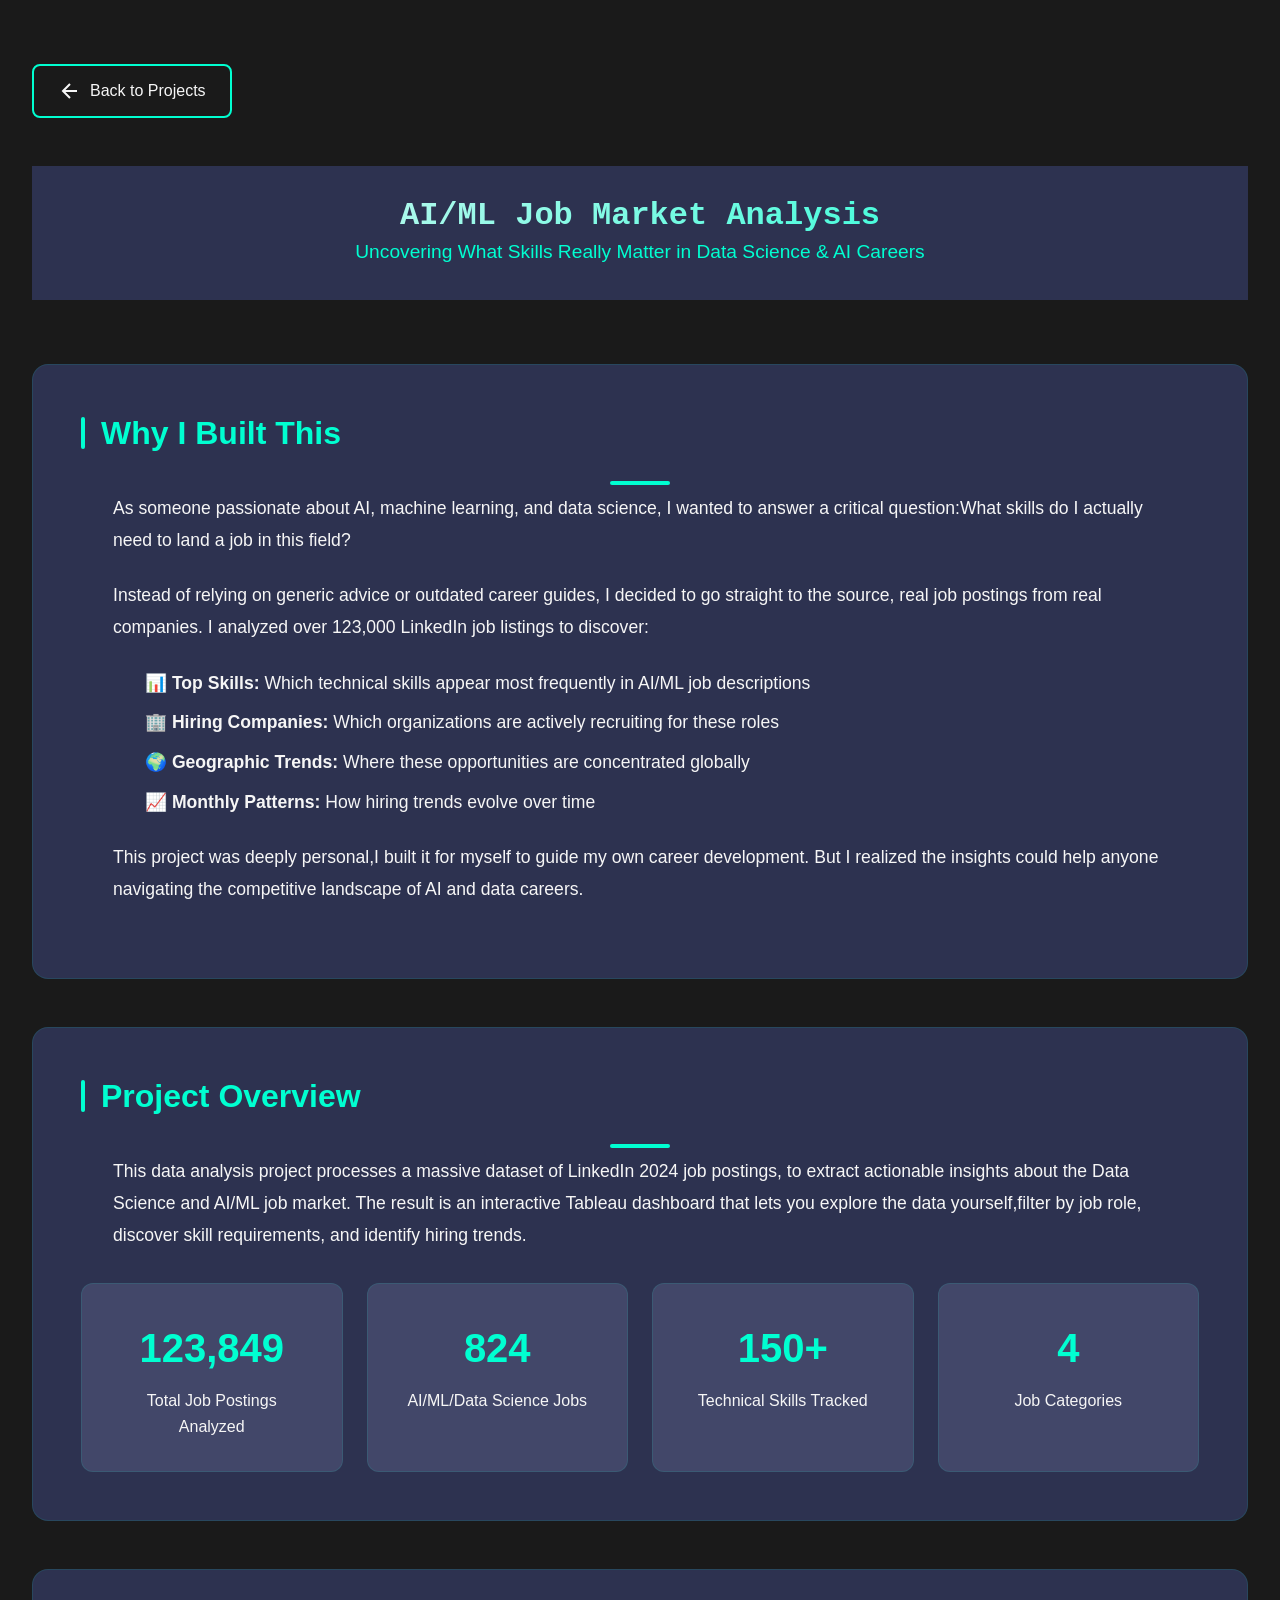
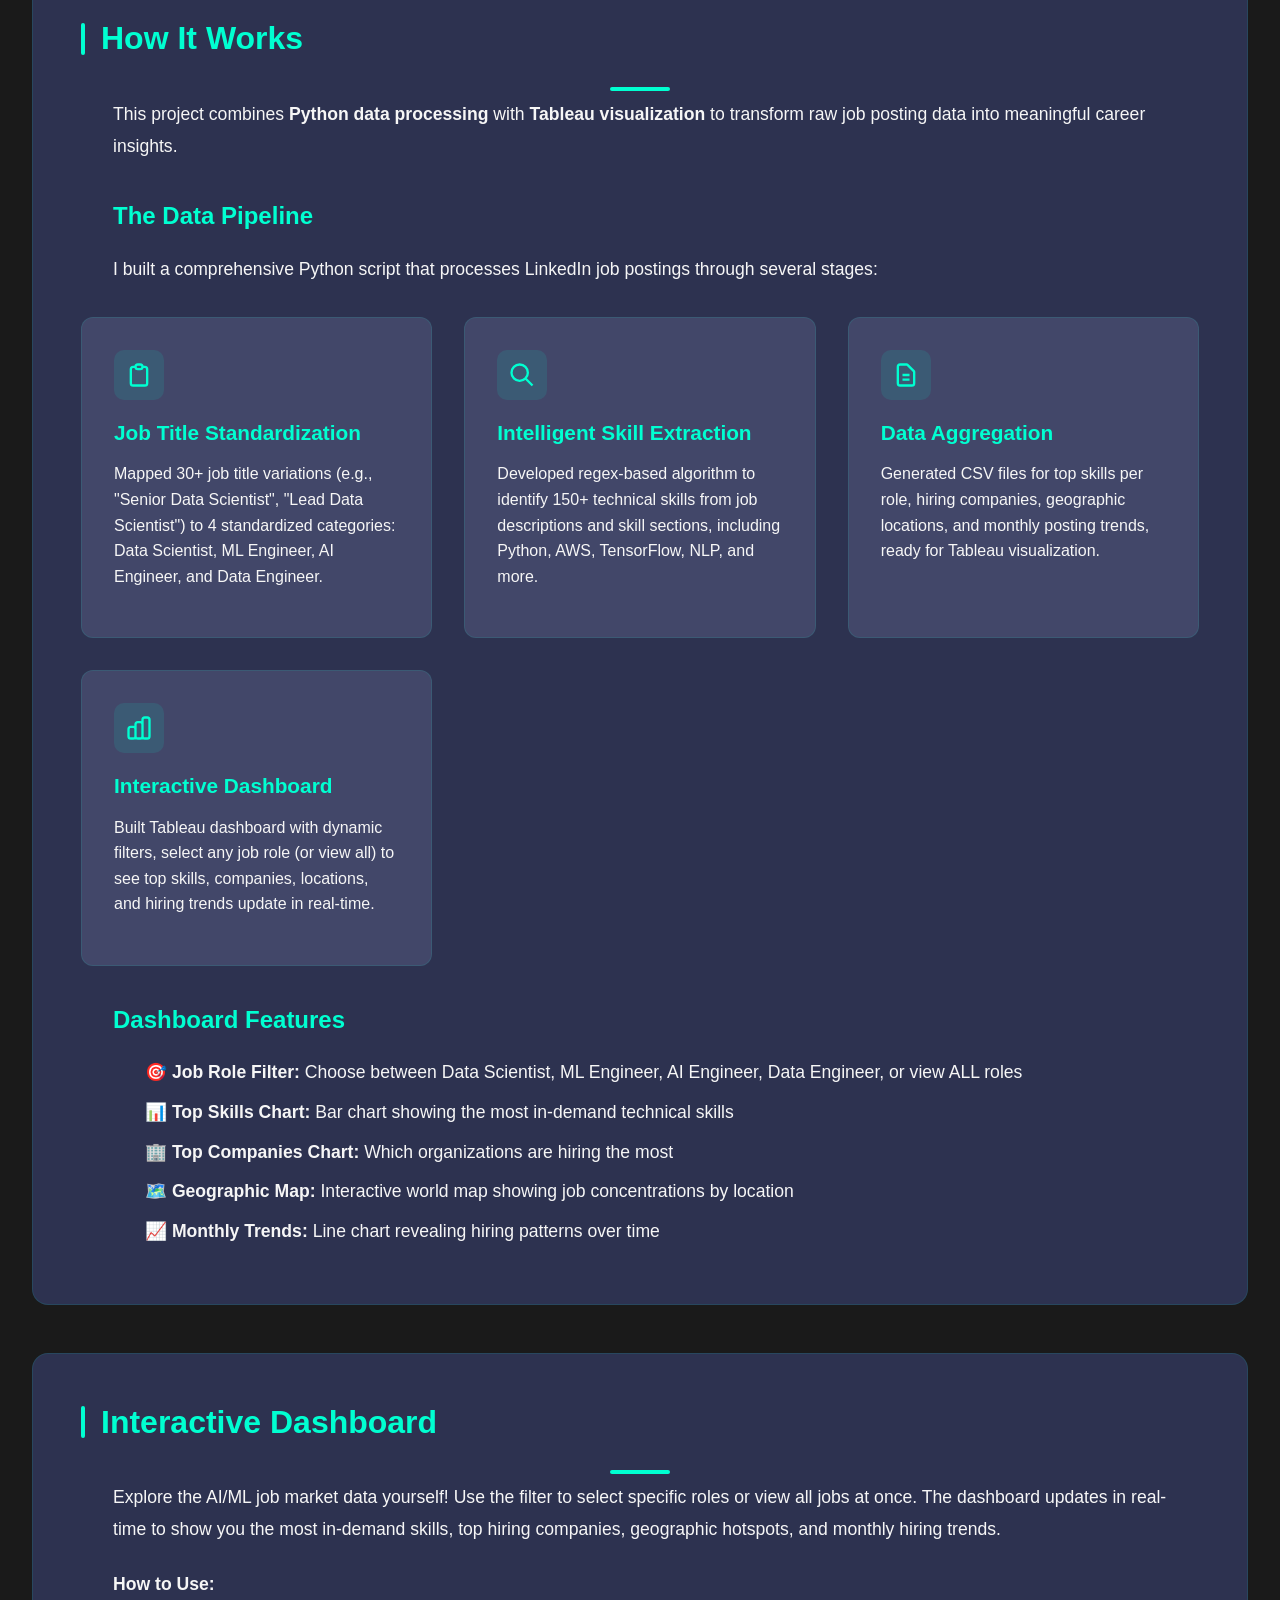
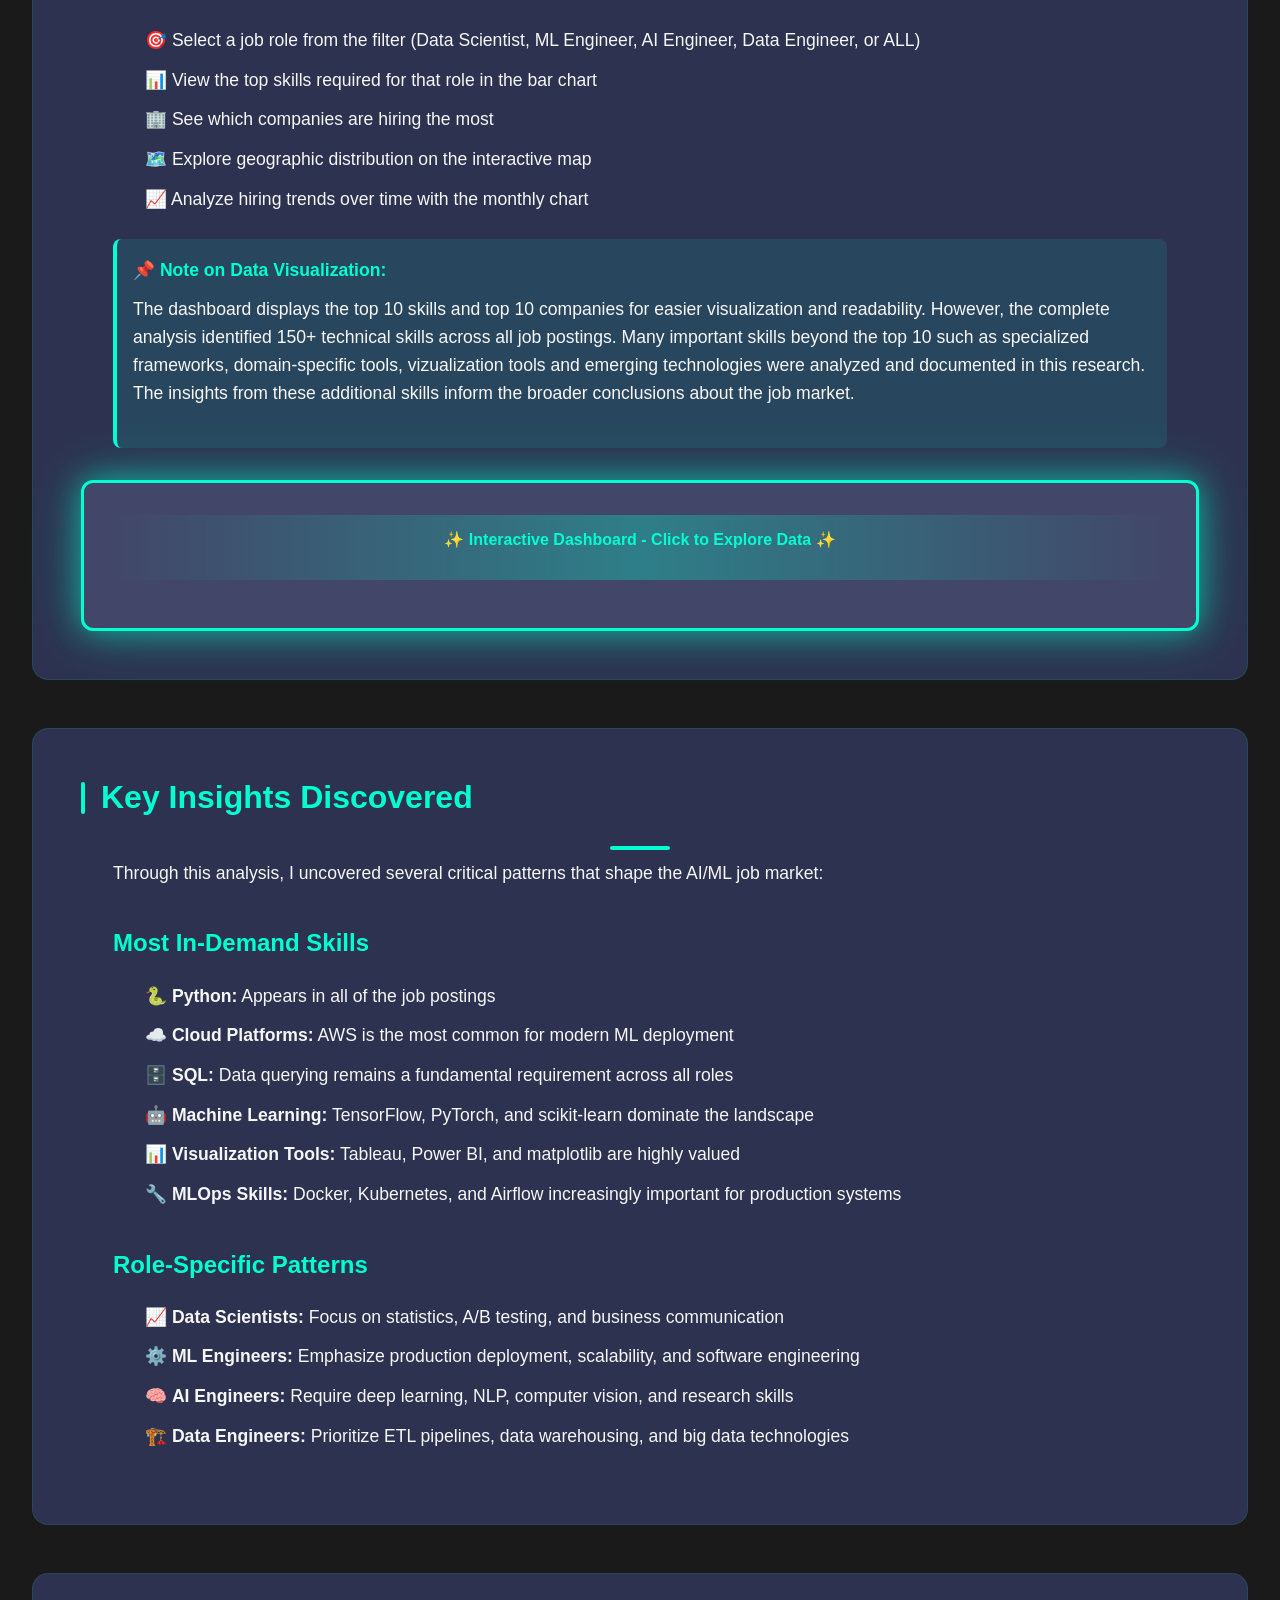
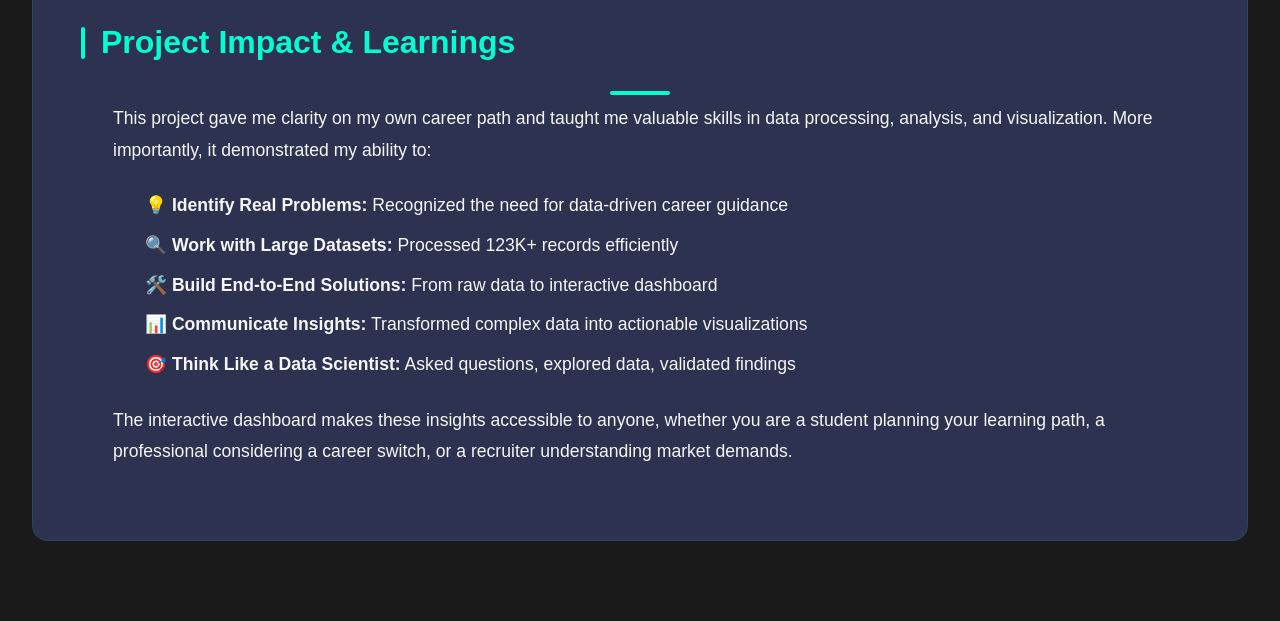
<file: projects/job-market-analysis.html>
<!DOCTYPE html>
<html lang="en">
<head>
    <meta charset="UTF-8">
    <meta name="viewport" content="width=device-width, initial-scale=1.0">
    <title>AI/ML Job Market Analysis | Innocent Makaya</title>
    <meta name="description" content="Analysis of 123,000+ LinkedIn job postings to reveal AI/ML job market trends - A project by Innocent Makaya">
    <link rel="stylesheet" href="../styles.css">
    <style>
        /* Glow animation for dashboard */
        @keyframes glow-pulse {
            0% {
                box-shadow: 0 0 20px rgba(0, 255, 209, 0.4), 
                            0 0 40px rgba(0, 255, 209, 0.2);
            }
            50% {
                box-shadow: 0 0 40px rgba(0, 255, 209, 0.8), 
                            0 0 80px rgba(0, 255, 209, 0.5);
            }
            100% {
                box-shadow: 0 0 20px rgba(0, 255, 209, 0.4), 
                            0 0 40px rgba(0, 255, 209, 0.2);
            }
        }

        .project-viewer {
            min-height: 100vh;
            background: var(--color-background);
            color: var(--color-text);
        }

        .viewer-container {
            max-width: 1400px;
            margin: 0 auto;
            padding: 2rem;
        }

        .back-button {
            display: inline-flex;
            align-items: center;
            gap: 0.5rem;
            padding: 0.75rem 1.5rem;
            color: var(--color-text);
            text-decoration: none;
            margin-bottom: 3rem;
            border: 2px solid var(--color-accent);
            border-radius: 8px;
            transition: all 0.3s ease;
            font-weight: 500;
        }

        .back-button:hover {
            background: var(--color-accent);
            color: var(--color-text-dark);
            transform: translateX(-5px);
        }

        .project-header {
            text-align: center;
            margin-bottom: 4rem;
            padding: 2rem 0;
        }

        .project-title {
            font-size: 3rem;
            margin-bottom: 1rem;
            color: var(--color-text);
            font-weight: 700;
            background: linear-gradient(135deg, var(--color-text) 0%, var(--color-accent) 100%);
            -webkit-background-clip: text;
            -webkit-text-fill-color: transparent;
            background-clip: text;
        }

        .project-subtitle {
            font-size: 1.2rem;
            color: var(--color-accent);
            font-weight: 500;
        }

        .content-section {
            background: var(--color-surface);
            border-radius: 16px;
            padding: 3rem;
            margin-bottom: 3rem;
            border: 1px solid rgba(0, 255, 209, 0.1);
            transition: all 0.3s ease;
        }

        .content-section:hover {
            border-color: var(--color-accent);
            box-shadow: 0 8px 32px rgba(0, 255, 209, 0.1);
        }

        .section-title {
            font-size: 2rem;
            color: var(--color-accent);
            margin-bottom: 1.5rem;
            display: flex;
            align-items: center;
            gap: 1rem;
        }

        .section-title::before {
            content: '';
            width: 4px;
            height: 2rem;
            background: var(--color-accent);
            border-radius: 2px;
        }

        .section-content {
            font-size: 1.1rem;
            line-height: 1.8;
            color: var(--color-text);
        }

        .section-content p {
            margin-bottom: 1.5rem;
        }

        .section-content ul {
            list-style: none;
        }

        .section-content ul li {
            margin-bottom: 0.5rem;
        }

        .timeline {
            position: relative;
            padding: 2rem 0;
        }

        .timeline::before {
            content: '';
            position: absolute;
            left: 30px;
            top: 0;
            bottom: 0;
            width: 2px;
            background: var(--color-accent);
        }

        .timeline-item {
            position: relative;
            padding-left: 80px;
            margin-bottom: 2.5rem;
        }

        .timeline-marker {
            position: absolute;
            left: 20px;
            top: 0;
            width: 20px;
            height: 20px;
            background: var(--color-accent);
            border-radius: 50%;
            border: 4px solid var(--color-surface);
        }

        .timeline-content {
            background: var(--color-surface-light);
            padding: 1.5rem;
            border-radius: 10px;
            border-left: 3px solid var(--color-accent);
        }

        .timeline-title {
            font-size: 1.2rem;
            color: var(--color-accent);
            margin-bottom: 0.5rem;
            font-weight: 600;
        }

        .timeline-description {
            color: var(--color-text);
            line-height: 1.6;
        }

        .stats-grid {
            display: grid;
            grid-template-columns: repeat(auto-fit, minmax(200px, 1fr));
            gap: 1.5rem;
            margin-top: 2rem;
        }

        .stat-card {
            background: var(--color-surface-light);
            padding: 2rem;
            border-radius: 12px;
            text-align: center;
            border: 1px solid rgba(0, 255, 209, 0.1);
            transition: all 0.3s ease;
        }

        .stat-card:hover {
            transform: translateY(-5px);
            border-color: var(--color-accent);
            box-shadow: 0 8px 24px rgba(0, 255, 209, 0.2);
        }

        .stat-number {
            font-size: 2.5rem;
            color: var(--color-accent);
            font-weight: 700;
            margin-bottom: 0.5rem;
        }

        .stat-label {
            font-size: 1rem;
            color: var(--color-text);
        }

        .tech-stack {
            display: flex;
            flex-wrap: wrap;
            gap: 1rem;
            margin-top: 1.5rem;
        }

        .tech-tag {
            padding: 0.75rem 1.5rem;
            background: var(--color-surface-light);
            color: var(--color-accent);
            border-radius: 8px;
            font-weight: 500;
            border: 1px solid var(--color-accent);
            transition: all 0.3s ease;
        }

        .tech-tag:hover {
            background: var(--color-accent);
            color: var(--color-text-dark);
            transform: translateY(-2px);
        }

        .features-grid {
            display: grid;
            grid-template-columns: repeat(auto-fit, minmax(300px, 1fr));
            gap: 2rem;
            margin-top: 2rem;
        }

        .feature-card {
            background: var(--color-surface-light);
            padding: 2rem;
            border-radius: 12px;
            border: 1px solid rgba(0, 255, 209, 0.1);
            transition: all 0.3s ease;
        }

        .feature-card:hover {
            transform: translateY(-5px);
            border-color: var(--color-accent);
            box-shadow: 0 8px 24px rgba(0, 255, 209, 0.2);
        }

        .feature-icon {
            width: 50px;
            height: 50px;
            background: rgba(0, 255, 209, 0.1);
            border-radius: 10px;
            display: flex;
            align-items: center;
            justify-content: center;
            margin-bottom: 1rem;
        }

        .feature-icon svg {
            width: 28px;
            height: 28px;
            stroke: var(--color-accent);
        }

        .feature-title {
            font-size: 1.3rem;
            color: var(--color-accent);
            margin-bottom: 0.75rem;
            font-weight: 600;
        }

        .feature-description {
            font-size: 1rem;
            color: var(--color-text);
            line-height: 1.6;
        }

        /* Glowing effect animation */
        @keyframes glow-pulse {
            0% {
                box-shadow: 0 0 20px rgba(0, 255, 209, 0.4), 
                            0 0 40px rgba(0, 255, 209, 0.2),
                            inset 0 0 20px rgba(0, 255, 209, 0.1);
            }
            50% {
                box-shadow: 0 0 30px rgba(0, 255, 209, 0.6), 
                            0 0 60px rgba(0, 255, 209, 0.3),
                            inset 0 0 30px rgba(0, 255, 209, 0.15);
            }
            100% {
                box-shadow: 0 0 20px rgba(0, 255, 209, 0.4), 
                            0 0 40px rgba(0, 255, 209, 0.2),
                            inset 0 0 20px rgba(0, 255, 209, 0.1);
            }
        }

        .dashboard-container {
            background: var(--color-surface-light);
            border-radius: 12px;
            padding: 2rem;
            margin-top: 2rem;
            border: 3px solid var(--color-accent);
            animation: glow-pulse 3s ease-in-out infinite;
            position: relative;
            overflow: hidden;
        }

        .dashboard-container::before {
            content: '✨ Interactive Dashboard - Click to Explore ✨';
            position: absolute;
            top: 0;
            left: 0;
            right: 0;
            background: linear-gradient(90deg, transparent, var(--color-accent), transparent);
            color: var(--color-text);
            padding: 0.75rem;
            text-align: center;
            font-weight: 600;
            font-size: 0.95rem;
            z-index: 10;
            animation: slideDown 0.6s ease-out;
        }

        @keyframes slideDown {
            from {
                transform: translateY(-100%);
                opacity: 0;
            }
            to {
                transform: translateY(0);
                opacity: 1;
            }
        }

        .dashboard-container iframe {
            width: 100%;
            height: 800px;
            border: none;
            border-radius: 8px;
            margin-top: 2.5rem;
            cursor: pointer;
            transition: transform 0.3s ease;
        }

        .dashboard-container iframe:hover {
            transform: scale(1.02);
        }

        .dashboard-placeholder {
            background: rgba(0, 255, 209, 0.05);
            border: 2px dashed var(--color-accent);
            border-radius: 12px;
            padding: 3rem;
            text-align: center;
            margin-top: 2rem;
        }

        .dashboard-placeholder h3 {
            color: var(--color-accent);
            font-size: 1.5rem;
            margin-bottom: 1rem;
        }

        .dashboard-placeholder p {
            color: var(--color-text);
            font-size: 1.1rem;
            line-height: 1.6;
        }

        @media (max-width: 768px) {
            .viewer-container {
                padding: 1rem;
            }

            .project-title {
                font-size: 2rem;
            }

            .content-section {
                padding: 2rem 1.5rem;
            }

            .section-title {
                font-size: 1.5rem;
            }

            .timeline::before {
                left: 15px;
            }

            .timeline-item {
                padding-left: 50px;
            }

            .timeline-marker {
                left: 5px;
            }

            .dashboard-container iframe {
                height: 600px;
            }
        }
    </style>
</head>
<body>
    <div class="project-viewer">
        <div class="viewer-container">
            <a href="../index.html#projects" class="back-button">
                <svg width="24" height="24" viewBox="0 0 24 24" fill="none" stroke="currentColor" stroke-width="2">
                    <path d="M19 12H5M12 19l-7-7 7-7"/>
                </svg>
                Back to Projects
            </a>

            <div class="project-header">
                <h1 class="project-title">AI/ML Job Market Analysis</h1>
                <p class="project-subtitle">Uncovering What Skills Really Matter in Data Science & AI Careers</p>
            </div>

            <!-- Motivation & Context -->
            <div class="content-section">
                <h2 class="section-title">Why I Built This</h2>
                <div class="section-content">
                    <p>As someone passionate about AI, machine learning, and data science, I wanted to answer a critical question:What skills do I actually need to land a job in this field?</p>
                    
                    <p>Instead of relying on generic advice or outdated career guides, I decided to go straight to the source, real job postings from real companies. I analyzed over 123,000 LinkedIn job listings to discover:</p>
                    
                    <ul style="margin-left: 2rem; margin-bottom: 1.5rem;">
                        <li style="margin-bottom: 0.5rem;">📊 <strong>Top Skills:</strong> Which technical skills appear most frequently in AI/ML job descriptions</li>
                        <li style="margin-bottom: 0.5rem;">🏢 <strong>Hiring Companies:</strong> Which organizations are actively recruiting for these roles</li>
                        <li style="margin-bottom: 0.5rem;">🌍 <strong>Geographic Trends:</strong> Where these opportunities are concentrated globally</li>
                        <li style="margin-bottom: 0.5rem;">📈 <strong>Monthly Patterns:</strong> How hiring trends evolve over time</li>
                    </ul>

                    <p>This project was deeply personal,I built it for myself to guide my own career development. But I realized the insights could help anyone navigating the competitive landscape of AI and data careers.</p>
                </div>
            </div>

            <!-- Project Overview -->
            <div class="content-section">
                <h2 class="section-title">Project Overview</h2>
                <div class="section-content">
                    <p>This data analysis project processes a massive dataset of LinkedIn 2024 job postings, to extract actionable insights about the Data Science and AI/ML job market. The result is an interactive Tableau dashboard that lets you explore the data yourself,filter by job role, discover skill requirements, and identify hiring trends.</p>
                </div>
                <div class="stats-grid">
                    <div class="stat-card">
                        <div class="stat-number">123,849</div>
                        <div class="stat-label">Total Job Postings Analyzed</div>
                    </div>
                    <div class="stat-card">
                        <div class="stat-number">824</div>
                        <div class="stat-label">AI/ML/Data Science Jobs</div>
                    </div>
                    <div class="stat-card">
                        <div class="stat-number">150+</div>
                        <div class="stat-label">Technical Skills Tracked</div>
                    </div>
                    <div class="stat-card">
                        <div class="stat-number">4</div>
                        <div class="stat-label">Job Categories</div>
                    </div>
                </div>
            </div>

            <!-- How It Works -->
            <div class="content-section">
                <h2 class="section-title">How It Works</h2>
                <div class="section-content">
                    <p>This project combines <strong>Python data processing</strong> with <strong>Tableau visualization</strong> to transform raw job posting data into meaningful career insights.</p>
                    
                    <h3 style="color: var(--color-accent); margin-top: 2rem; margin-bottom: 1rem; font-size: 1.5rem;">The Data Pipeline</h3>
                    <p>I built a comprehensive Python script that processes LinkedIn job postings through several stages:</p>
                </div>

                <div class="features-grid">
                    <div class="feature-card">
                        <div class="feature-icon">
                            <svg viewBox="0 0 24 24" fill="none" stroke="currentColor" stroke-width="2">
                                <path d="M9 5H7a2 2 0 00-2 2v12a2 2 0 002 2h10a2 2 0 002-2V7a2 2 0 00-2-2h-2M9 5a2 2 0 002 2h2a2 2 0 002-2M9 5a2 2 0 012-2h2a2 2 0 012 2"/>
                            </svg>
                        </div>
                        <h3 class="feature-title">Job Title Standardization</h3>
                        <p class="feature-description">Mapped 30+ job title variations (e.g., "Senior Data Scientist", "Lead Data Scientist") to 4 standardized categories: Data Scientist, ML Engineer, AI Engineer, and Data Engineer.</p>
                    </div>

                    <div class="feature-card">
                        <div class="feature-icon">
                            <svg viewBox="0 0 24 24" fill="none" stroke="currentColor" stroke-width="2">
                                <path d="M21 21l-6-6m2-5a7 7 0 11-14 0 7 7 0 0114 0z"/>
                            </svg>
                        </div>
                        <h3 class="feature-title">Intelligent Skill Extraction</h3>
                        <p class="feature-description">Developed regex-based algorithm to identify 150+ technical skills from job descriptions and skill sections, including Python, AWS, TensorFlow, NLP, and more.</p>
                    </div>

                    <div class="feature-card">
                        <div class="feature-icon">
                            <svg viewBox="0 0 24 24" fill="none" stroke="currentColor" stroke-width="2">
                                <path d="M9 12h6m-6 4h6m2 5H7a2 2 0 01-2-2V5a2 2 0 012-2h5.586a1 1 0 01.707.293l5.414 5.414a1 1 0 01.293.707V19a2 2 0 01-2 2z"/>
                            </svg>
                        </div>
                        <h3 class="feature-title">Data Aggregation</h3>
                        <p class="feature-description">Generated CSV files for top skills per role, hiring companies, geographic locations, and monthly posting trends, ready for Tableau visualization.</p>
                    </div>

                    <div class="feature-card">
                        <div class="feature-icon">
                            <svg viewBox="0 0 24 24" fill="none" stroke="currentColor" stroke-width="2">
                                <path d="M9 19v-6a2 2 0 00-2-2H5a2 2 0 00-2 2v6a2 2 0 002 2h2a2 2 0 002-2zm0 0V9a2 2 0 012-2h2a2 2 0 012 2v10m-6 0a2 2 0 002 2h2a2 2 0 002-2m0 0V5a2 2 0 012-2h2a2 2 0 012 2v14a2 2 0 01-2 2h-2a2 2 0 01-2-2z"/>
                            </svg>
                        </div>
                        <h3 class="feature-title">Interactive Dashboard</h3>
                        <p class="feature-description">Built Tableau dashboard with dynamic filters, select any job role (or view all) to see top skills, companies, locations, and hiring trends update in real-time.</p>
                    </div>
                </div>

                <div class="section-content" style="margin-top: 2rem;">
                    <h3 style="color: var(--color-accent); margin-top: 2rem; margin-bottom: 1rem; font-size: 1.5rem;">Dashboard Features</h3>
                    <ul style="margin-left: 2rem;">
                        <li style="margin-bottom: 0.5rem;">🎯 <strong>Job Role Filter:</strong> Choose between Data Scientist, ML Engineer, AI Engineer, Data Engineer, or view ALL roles</li>
                        <li style="margin-bottom: 0.5rem;">📊 <strong>Top Skills Chart:</strong> Bar chart showing the most in-demand technical skills</li>
                        <li style="margin-bottom: 0.5rem;">🏢 <strong>Top Companies Chart:</strong> Which organizations are hiring the most</li>
                        <li style="margin-bottom: 0.5rem;">🗺️ <strong>Geographic Map:</strong> Interactive world map showing job concentrations by location</li>
                        <li style="margin-bottom: 0.5rem;">📈 <strong>Monthly Trends:</strong> Line chart revealing hiring patterns over time</li>
                    </ul>
                </div>
            </div>


            <!-- Interactive Dashboard Section -->
            <div class="content-section">
                <h2 class="section-title">Interactive Dashboard</h2>
                <div class="section-content">
                    <p>Explore the AI/ML job market data yourself! Use the filter to select specific roles or view all jobs at once. The dashboard updates in real-time to show you the most in-demand skills, top hiring companies, geographic hotspots, and monthly hiring trends.</p>
                    
                    <p><strong>How to Use:</strong></p>
                    <ul style="margin-left: 2rem; margin-bottom: 1.5rem;">
                        <li style="margin-bottom: 0.5rem;">🎯 Select a job role from the filter (Data Scientist, ML Engineer, AI Engineer, Data Engineer, or ALL)</li>
                        <li style="margin-bottom: 0.5rem;">📊 View the top skills required for that role in the bar chart</li>
                        <li style="margin-bottom: 0.5rem;">🏢 See which companies are hiring the most</li>
                        <li style="margin-bottom: 0.5rem;">🗺️ Explore geographic distribution on the interactive map</li>
                        <li style="margin-bottom: 0.5rem;">📈 Analyze hiring trends over time with the monthly chart</li>
                    </ul>

                    <div style="background: rgba(0, 255, 209, 0.1); border-left: 4px solid var(--color-accent); padding: 1rem; border-radius: 8px; margin-top: 1.5rem; margin-bottom: 1.5rem;">
                        <p style="color: var(--color-accent); font-weight: 600; margin-bottom: 0.5rem;">📌 Note on Data Visualization:</p>
                        <p style="color: var(--color-text); line-height: 1.6;">The dashboard displays the top 10 skills and top 10 companies for easier visualization and readability. However, the complete analysis identified 150+ technical skills across all job postings. Many important skills beyond the top 10 such as specialized frameworks, domain-specific tools, vizualization tools and emerging technologies were analyzed and documented in this research. The insights from these additional skills inform the broader conclusions about the job market.</p>
                    </div>
                </div>

                <!-- Tableau Dashboard Embed -->
                <div class='tableauPlaceholder' id='viz1760865512952' style='position: relative; padding: 2rem; background: var(--color-surface-light); border-radius: 12px; border: 3px solid var(--color-accent); animation: glow-pulse 3s ease-in-out infinite; box-shadow: 0 0 30px rgba(0, 255, 209, 0.5), 0 0 60px rgba(0, 255, 209, 0.3); margin-top: 2rem;'>
                    <div style="text-align: center; margin-bottom: 1rem; padding: 0.75rem; background: linear-gradient(90deg, transparent, rgba(0, 255, 209, 0.3), transparent); border-radius: 8px;">
                        <p style="color: var(--color-accent); font-weight: 600; font-size: 1rem;">✨ Interactive Dashboard - Click to Explore Data ✨</p>
                    </div>
                    <noscript>
                        <a href='#'><img alt='Dashboard 1' src='https:&#47;&#47;public.tableau.com&#47;static&#47;images&#47;AI&#47;AIMLJobMarketAnalysis&#47;Dashboard1&#47;1_rss.png' style='border: none' /></a>
                    </noscript>
                    <object class='tableauViz' style='display:none;'>
                        <param name='host_url' value='https%3A%2F%2Fpublic.tableau.com%2F' />
                        <param name='embed_code_version' value='3' />
                        <param name='site_root' value='' />
                        <param name='name' value='AIMLJobMarketAnalysis&#47;Dashboard1' />
                        <param name='tabs' value='no' />
                        <param name='toolbar' value='yes' />
                        <param name='static_image' value='https:&#47;&#47;public.tableau.com&#47;static&#47;images&#47;AI&#47;AIMLJobMarketAnalysis&#47;Dashboard1&#47;1.png' />
                        <param name='animate_transition' value='yes' />
                        <param name='display_static_image' value='yes' />
                        <param name='display_spinner' value='yes' />
                        <param name='display_overlay' value='yes' />
                        <param name='display_count' value='yes' />
                        <param name='language' value='en-US' />
                        <param name='filter' value='publish=yes' />
                    </object>
                </div>
                <script type='text/javascript'>
                    var divElement = document.getElementById('viz1760865512952');
                    var vizElement = divElement.getElementsByTagName('object')[0];
                    if (divElement.offsetWidth > 800) {
                        vizElement.style.width='100%';
                        vizElement.style.height=(divElement.offsetWidth*0.75)+'px';
                    } else if (divElement.offsetWidth > 500) {
                        vizElement.style.width='100%';
                        vizElement.style.height=(divElement.offsetWidth*0.75)+'px';
                    } else {
                        vizElement.style.width='100%';
                        vizElement.style.height='1377px';
                    }
                    var scriptElement = document.createElement('script');
                    scriptElement.src = 'https://public.tableau.com/javascripts/api/viz_v1.js';
                    vizElement.parentNode.insertBefore(scriptElement, vizElement);
                </script>
            </div>

            <!-- Key Insights -->
            <div class="content-section">
                <h2 class="section-title">Key Insights Discovered</h2>
                <div class="section-content">
                    <p>Through this analysis, I uncovered several critical patterns that shape the AI/ML job market:</p>
                    
                    <h3 style="color: var(--color-accent); margin-top: 2rem; margin-bottom: 1rem; font-size: 1.5rem;">Most In-Demand Skills</h3>
                    <ul style="margin-left: 2rem; margin-bottom: 1.5rem;">
                        <li style="margin-bottom: 0.5rem;">🐍 <strong>Python:</strong> Appears in all of the job postings</li>
                        <li style="margin-bottom: 0.5rem;">☁️ <strong>Cloud Platforms:</strong> AWS is the most common for modern ML deployment</li>
                        <li style="margin-bottom: 0.5rem;">🗄️ <strong>SQL:</strong> Data querying remains a fundamental requirement across all roles</li>
                        <li style="margin-bottom: 0.5rem;">🤖 <strong>Machine Learning:</strong> TensorFlow, PyTorch, and scikit-learn dominate the landscape</li>
                        <li style="margin-bottom: 0.5rem;">📊 <strong>Visualization Tools:</strong> Tableau, Power BI, and matplotlib are highly valued</li>
                        <li style="margin-bottom: 0.5rem;">🔧 <strong>MLOps Skills:</strong> Docker, Kubernetes, and Airflow increasingly important for production systems</li>
                    </ul>

                    <h3 style="color: var(--color-accent); margin-top: 2rem; margin-bottom: 1rem; font-size: 1.5rem;">Role-Specific Patterns</h3>
                    <ul style="margin-left: 2rem; margin-bottom: 1.5rem;">
                        <li style="margin-bottom: 0.5rem;">📈 <strong>Data Scientists:</strong> Focus on statistics, A/B testing, and business communication</li>
                        <li style="margin-bottom: 0.5rem;">⚙️ <strong>ML Engineers:</strong> Emphasize production deployment, scalability, and software engineering</li>
                        <li style="margin-bottom: 0.5rem;">🧠 <strong>AI Engineers:</strong> Require deep learning, NLP, computer vision, and research skills</li>
                        <li style="margin-bottom: 0.5rem;">🏗️ <strong>Data Engineers:</strong> Prioritize ETL pipelines, data warehousing, and big data technologies</li>
                    </ul>
                </div>
            </div>

            <!-- Project Impact -->
            <div class="content-section">
                <h2 class="section-title">Project Impact & Learnings</h2>
                <div class="section-content">
                    <p>This project gave me clarity on my own career path and taught me valuable skills in data processing, analysis, and visualization. More importantly, it demonstrated my ability to:</p>
                    
                    <ul style="margin-left: 2rem; margin-bottom: 1.5rem;">
                        <li style="margin-bottom: 0.5rem;">💡 <strong>Identify Real Problems:</strong> Recognized the need for data-driven career guidance</li>
                        <li style="margin-bottom: 0.5rem;">🔍 <strong>Work with Large Datasets:</strong> Processed 123K+ records efficiently</li>
                        <li style="margin-bottom: 0.5rem;">🛠️ <strong>Build End-to-End Solutions:</strong> From raw data to interactive dashboard</li>
                        <li style="margin-bottom: 0.5rem;">📊 <strong>Communicate Insights:</strong> Transformed complex data into actionable visualizations</li>
                        <li style="margin-bottom: 0.5rem;">🎯 <strong>Think Like a Data Scientist:</strong> Asked questions, explored data, validated findings</li>
                    </ul>

                    <p>The interactive dashboard makes these insights accessible to anyone, whether you are a student planning your learning path, a professional considering a career switch, or a recruiter understanding market demands.</p>
                </div>
            </div>

        </div>
    </div>

    <script src="../script.js"></script>
</body>
</html>
</file>
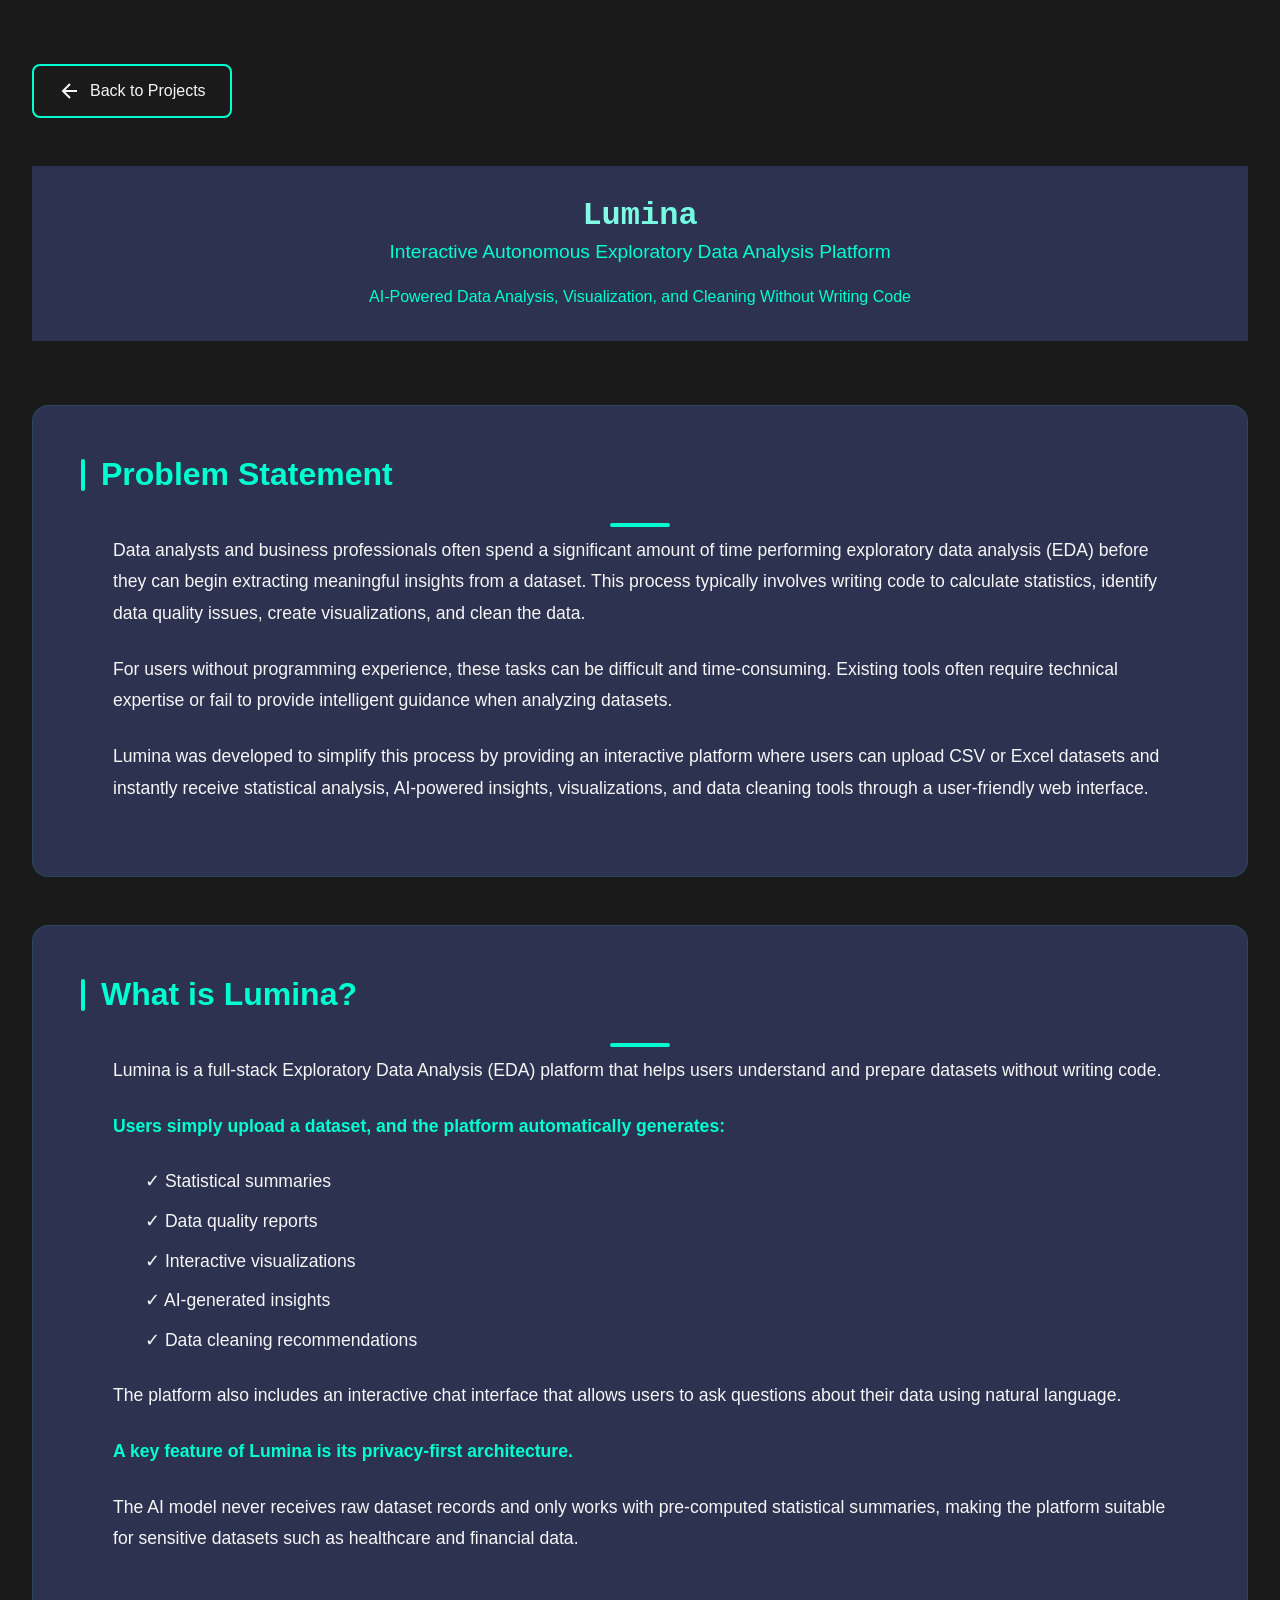
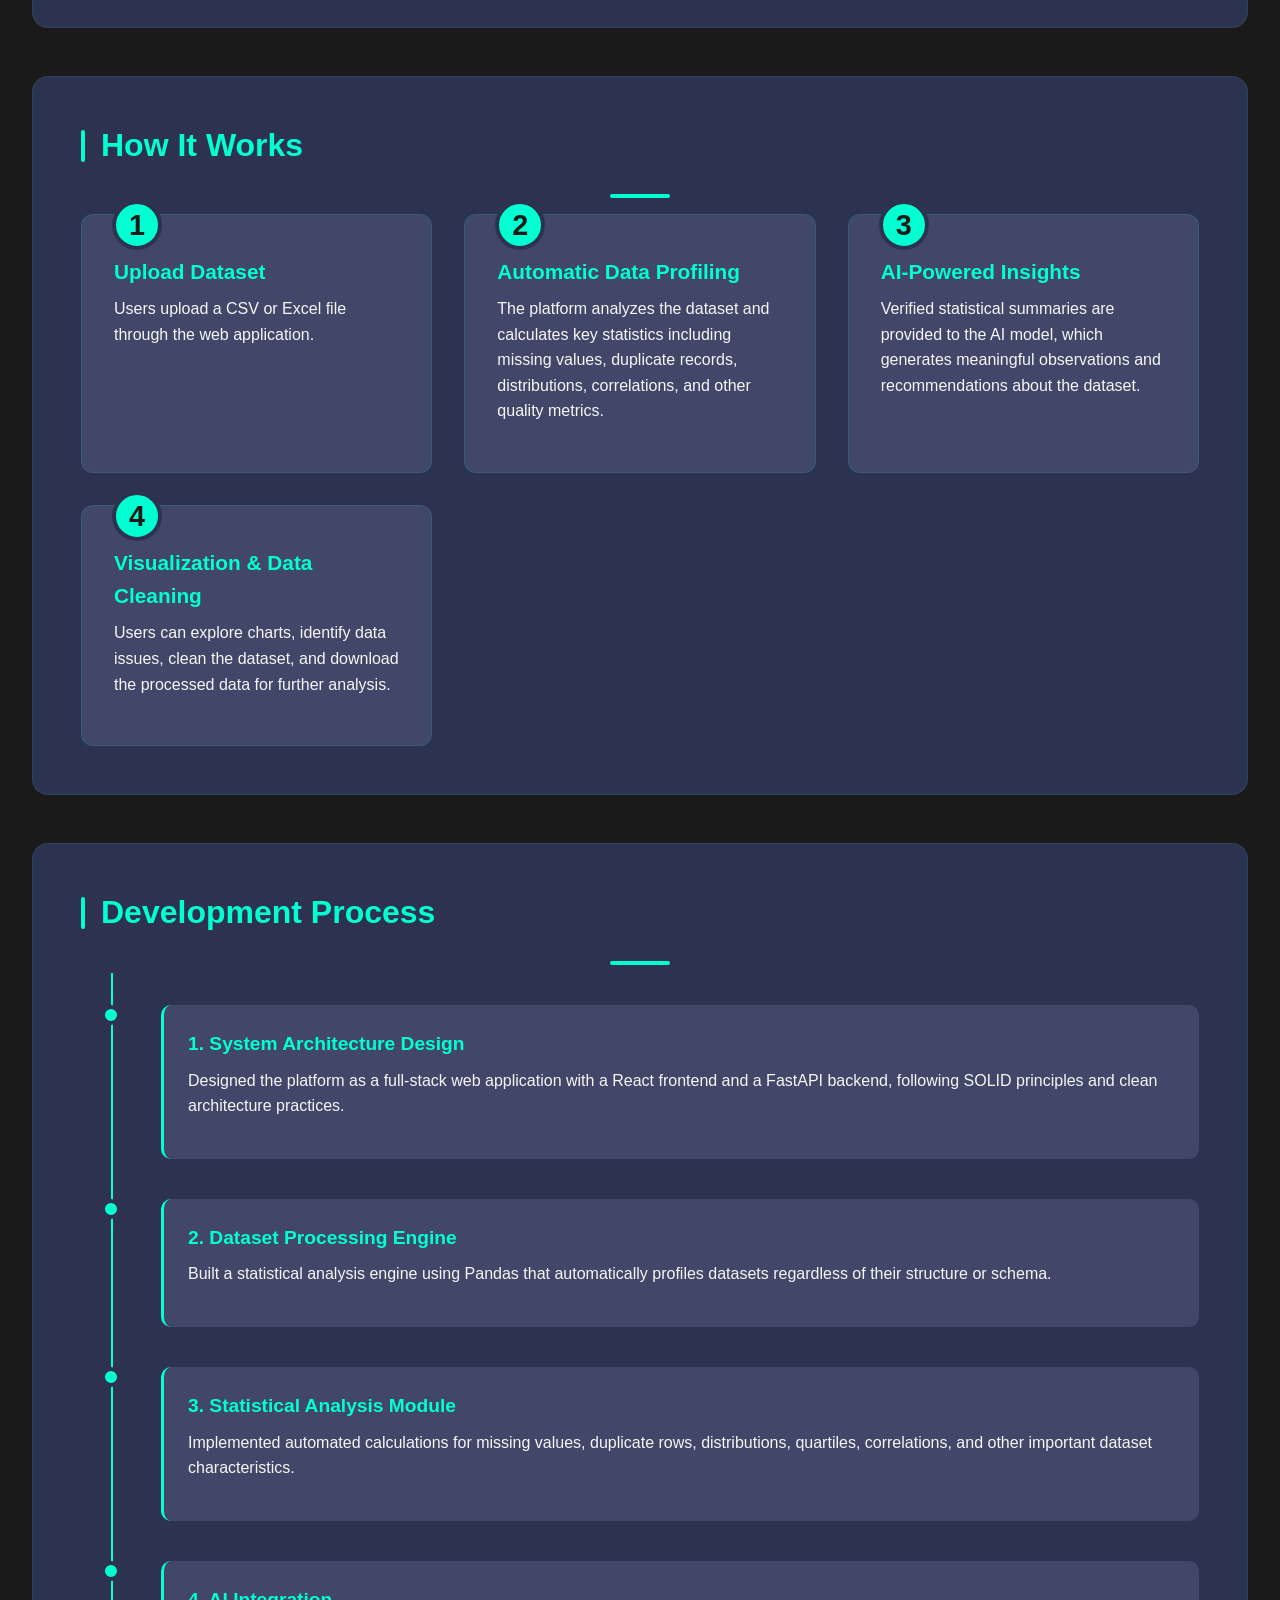
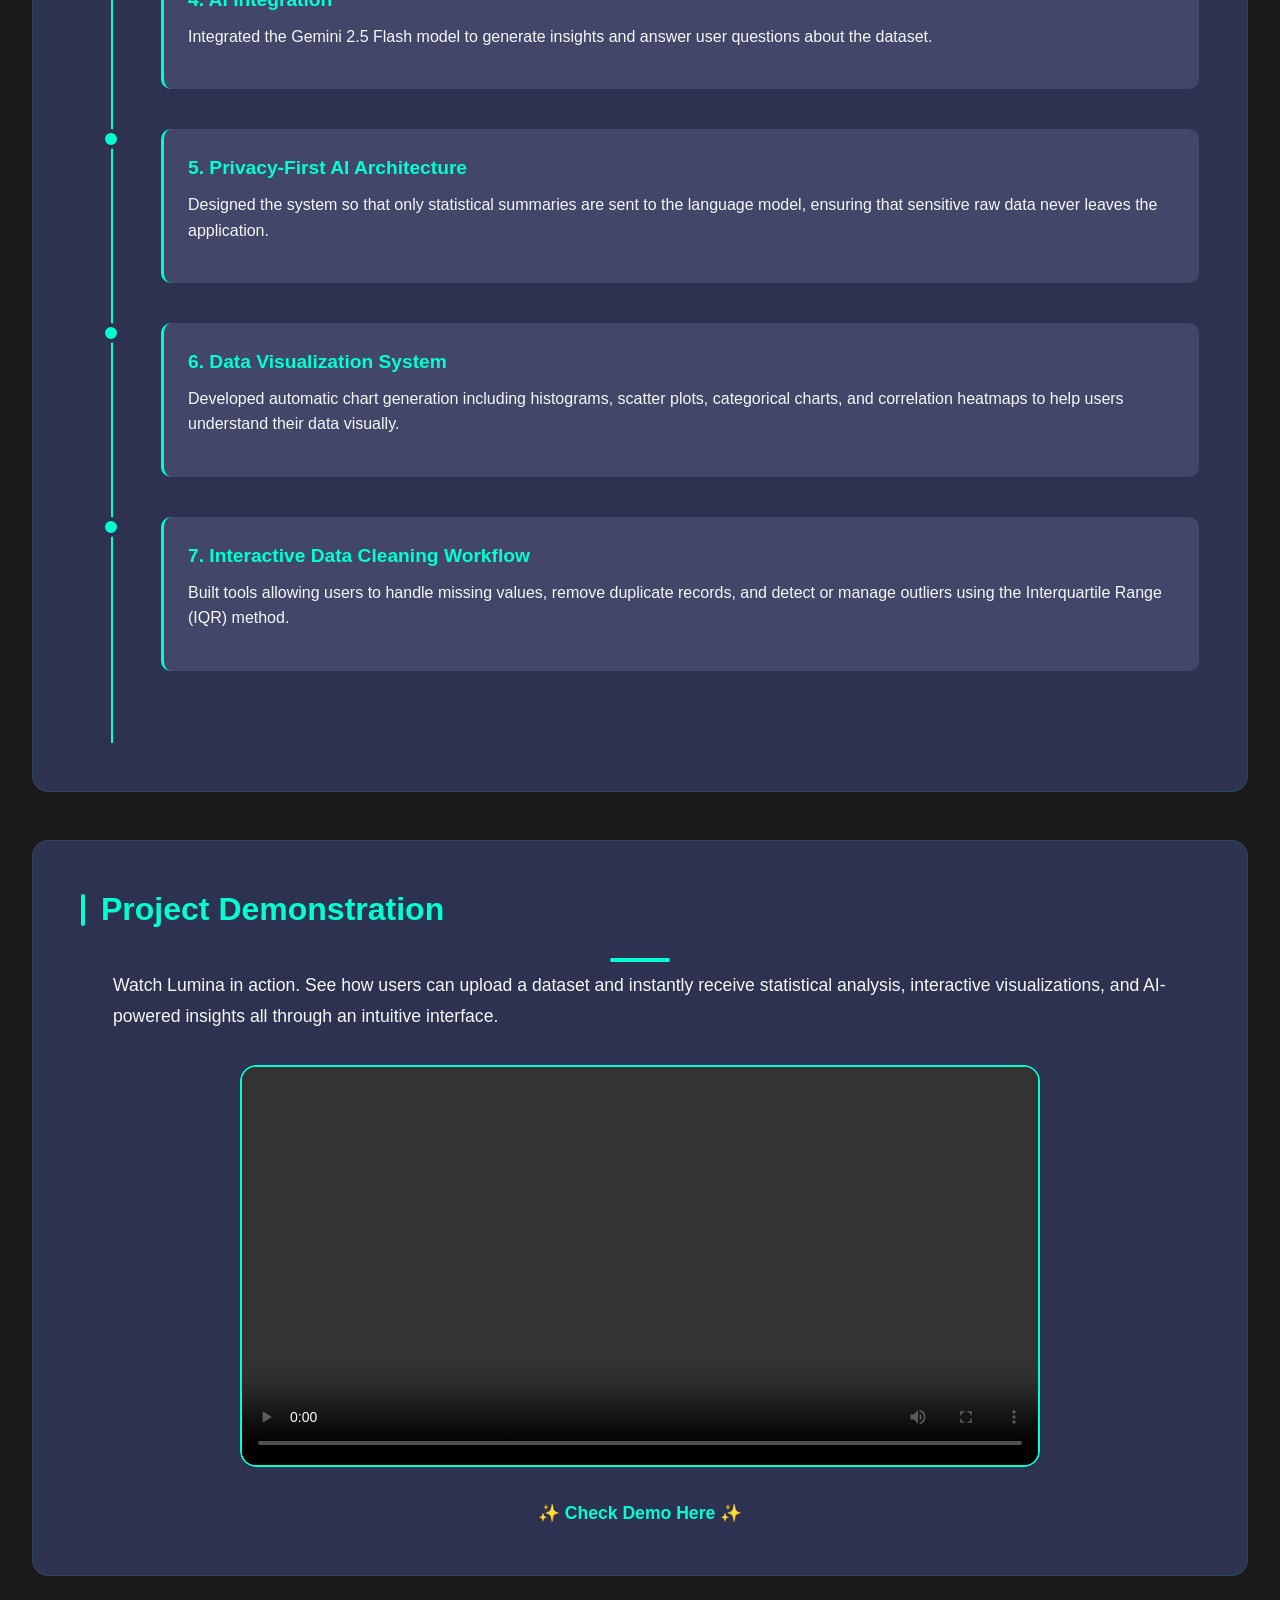
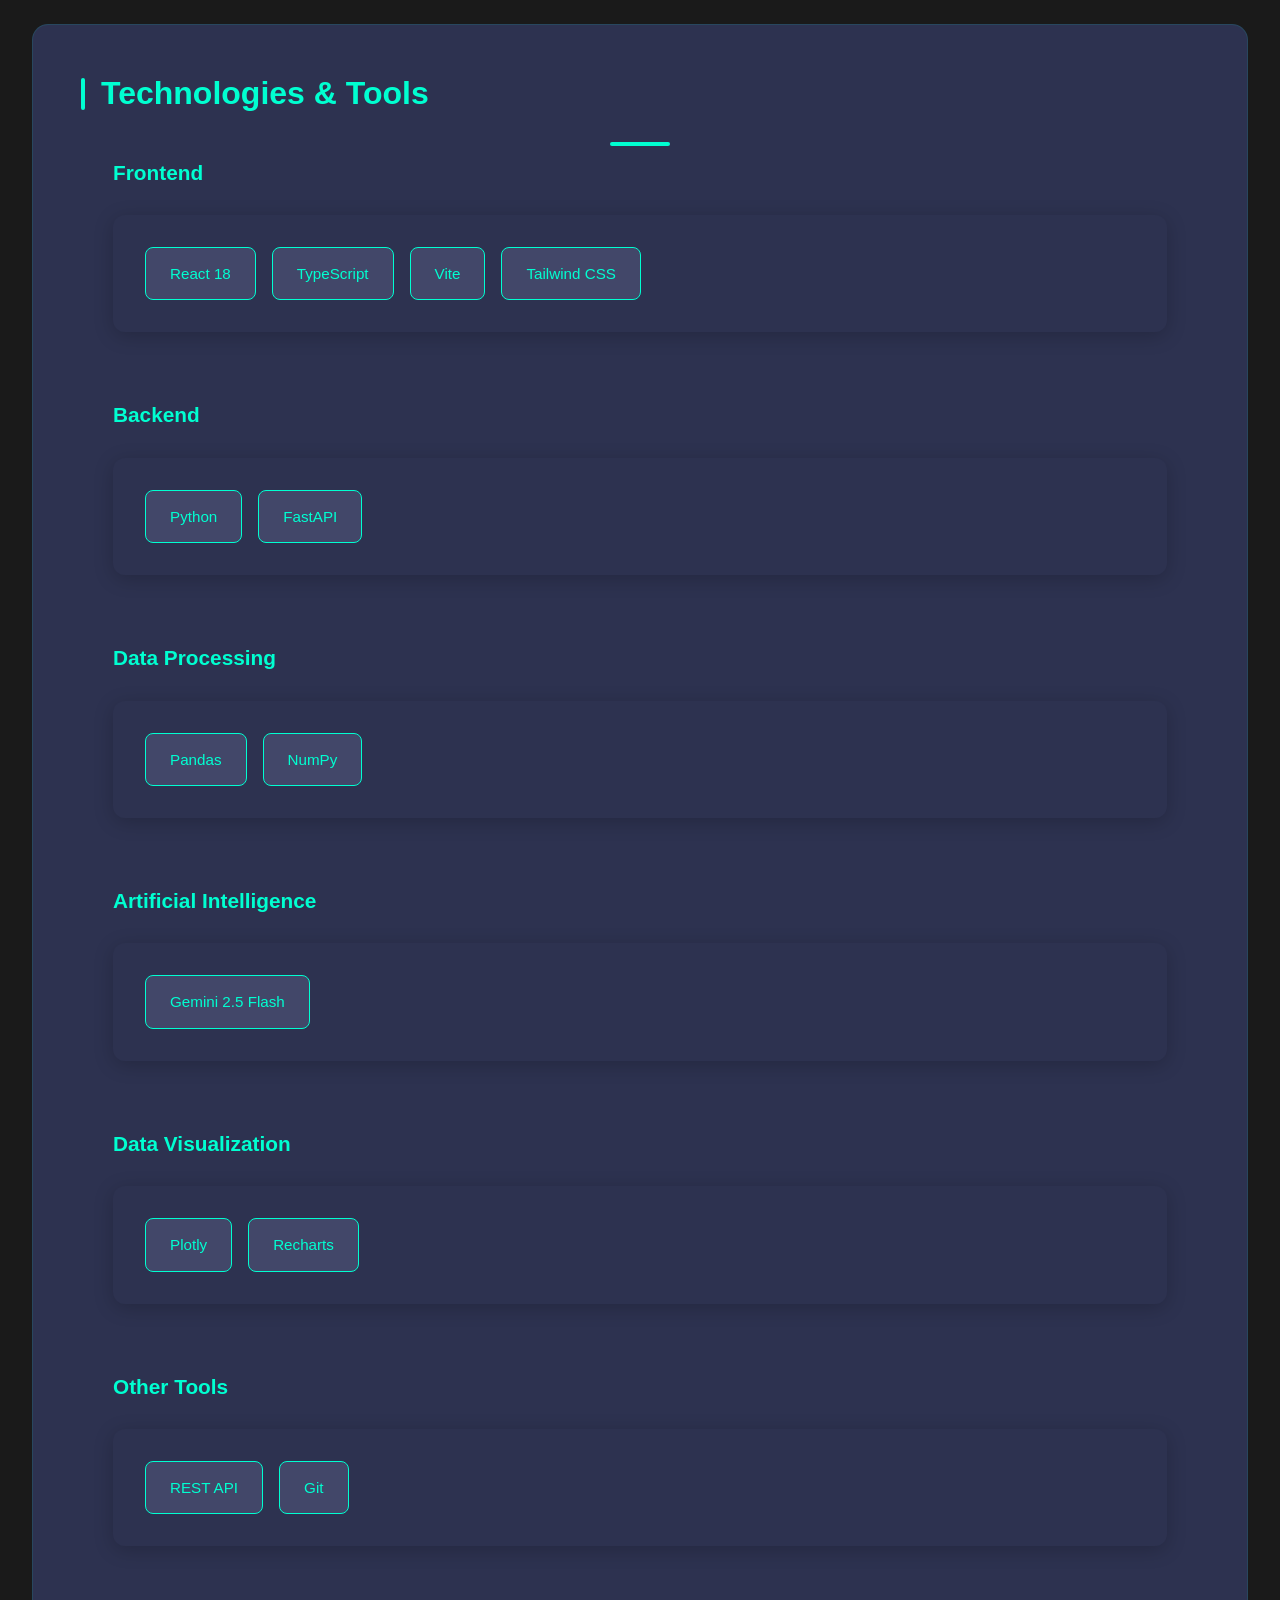
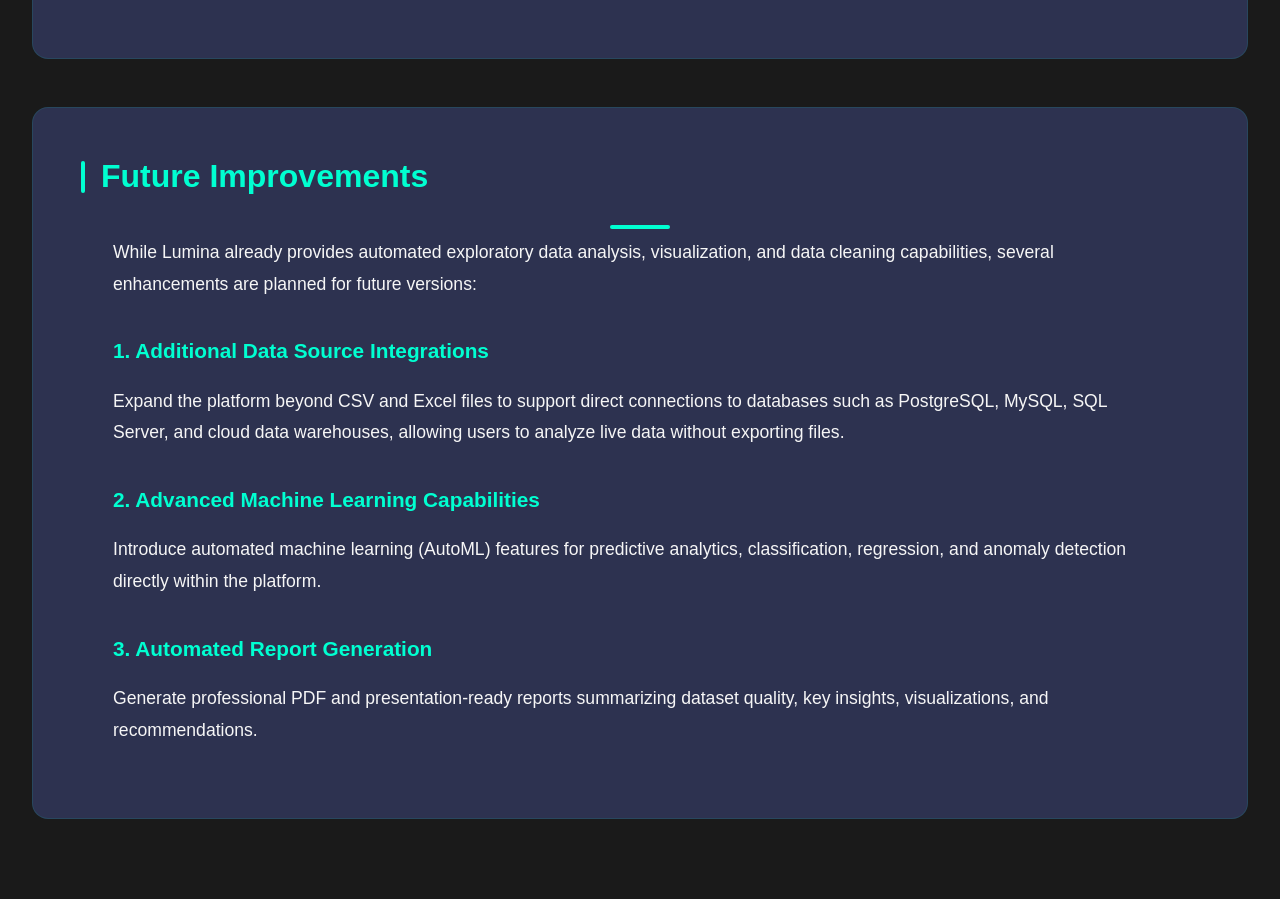
<file: projects/lumina.html>
<!DOCTYPE html>
<html lang="en">
<head>
    <meta charset="UTF-8">
    <meta name="viewport" content="width=device-width, initial-scale=1.0">
    <title>Lumina | Innocent Makaya</title>
    <link rel="stylesheet" href="../styles.css">
    <style>
        .project-viewer {
            min-height: 100vh;
            background: var(--color-background);
            color: var(--color-text);
        }

        .viewer-container {
            max-width: 1400px;
            margin: 0 auto;
            padding: 2rem;
        }

        .back-button {
            display: inline-flex;
            align-items: center;
            gap: 0.5rem;
            padding: 0.75rem 1.5rem;
            color: var(--color-text);
            text-decoration: none;
            margin-bottom: 3rem;
            border: 2px solid var(--color-accent);
            border-radius: 8px;
            transition: all 0.3s ease;
            font-weight: 500;
        }

        .back-button:hover {
            background: var(--color-accent);
            color: var(--color-text-dark);
            transform: translateX(-5px);
        }

        .project-header {
            text-align: center;
            margin-bottom: 4rem;
            padding: 2rem 0;
        }

        .project-title {
            font-size: 3rem;
            margin-bottom: 1rem;
            color: var(--color-text);
            font-weight: 700;
            background: linear-gradient(135deg, var(--color-text) 0%, var(--color-accent) 100%);
            -webkit-background-clip: text;
            -webkit-text-fill-color: transparent;
            background-clip: text;
        }

        .project-subtitle {
            font-size: 1.2rem;
            color: var(--color-accent);
            font-weight: 500;
        }

        .content-section {
            background: var(--color-surface);
            border-radius: 16px;
            padding: 3rem;
            margin-bottom: 3rem;
            border: 1px solid rgba(0, 255, 209, 0.1);
            transition: all 0.3s ease;
        }

        .content-section:hover {
            border-color: var(--color-accent);
            box-shadow: 0 8px 32px rgba(0, 255, 209, 0.1);
        }

        .section-title {
            font-size: 2rem;
            color: var(--color-accent);
            margin-bottom: 1.5rem;
            display: flex;
            align-items: center;
            gap: 1rem;
        }

        .section-title::before {
            content: '';
            width: 4px;
            height: 2rem;
            background: var(--color-accent);
            border-radius: 2px;
        }

        .section-content {
            font-size: 1.1rem;
            line-height: 1.8;
            color: var(--color-text);
        }

        .section-content p {
            margin-bottom: 1.5rem;
        }

        .section-content ul {
            list-style: none;
        }

        .section-content ul li {
            margin-bottom: 0.5rem;
            margin-left: 2rem;
        }

        .features-grid {
            display: grid;
            grid-template-columns: repeat(auto-fit, minmax(300px, 1fr));
            gap: 2rem;
            margin-top: 2rem;
        }

        .feature-card {
            background: var(--color-surface-light);
            padding: 2rem;
            border-radius: 12px;
            border: 1px solid rgba(0, 255, 209, 0.1);
            transition: all 0.3s ease;
        }

        .feature-card:hover {
            transform: translateY(-5px);
            border-color: var(--color-accent);
            box-shadow: 0 8px 24px rgba(0, 255, 209, 0.2);
        }

        .feature-icon {
            width: 50px;
            height: 50px;
            background: rgba(0, 255, 209, 0.1);
            border-radius: 10px;
            display: flex;
            align-items: center;
            justify-content: center;
            margin-bottom: 1rem;
            font-size: 1.5rem;
        }

        .feature-title {
            font-size: 1.3rem;
            color: var(--color-accent);
            margin-bottom: 0.75rem;
            font-weight: 600;
        }

        .feature-description {
            font-size: 1rem;
            color: var(--color-text);
            line-height: 1.6;
        }

        .step-card {
            position: relative;
            background: var(--color-surface-light);
            padding: 2rem;
            border-radius: 12px;
            border: 1px solid rgba(0, 255, 209, 0.1);
            transition: all 0.3s ease;
        }

        .step-card:hover {
            transform: translateY(-5px);
            border-color: var(--color-accent);
            box-shadow: 0 8px 24px rgba(0, 255, 209, 0.2);
        }

        .step-number {
            position: absolute;
            top: -15px;
            left: 30px;
            width: 50px;
            height: 50px;
            background: var(--color-accent);
            color: var(--color-text-dark);
            border-radius: 50%;
            display: flex;
            align-items: center;
            justify-content: center;
            font-size: 1.8rem;
            font-weight: 700;
            border: 4px solid var(--color-surface);
        }

        .step-title {
            font-size: 1.3rem;
            color: var(--color-accent);
            margin-bottom: 0.75rem;
            font-weight: 600;
            margin-top: 0.5rem;
        }

        .step-description {
            font-size: 1rem;
            color: var(--color-text);
            line-height: 1.6;
        }

        .timeline {
            position: relative;
            padding: 2rem 0;
        }

        .timeline::before {
            content: '';
            position: absolute;
            left: 30px;
            top: 0;
            bottom: 0;
            width: 2px;
            background: var(--color-accent);
        }

        .timeline-item {
            position: relative;
            padding-left: 80px;
            margin-bottom: 2.5rem;
        }

        .timeline-marker {
            position: absolute;
            left: 20px;
            top: 0;
            width: 20px;
            height: 20px;
            background: var(--color-accent);
            border-radius: 50%;
            border: 4px solid var(--color-surface);
        }

        .timeline-content {
            background: var(--color-surface-light);
            padding: 1.5rem;
            border-radius: 10px;
            border-left: 3px solid var(--color-accent);
        }

        .timeline-title {
            font-size: 1.2rem;
            color: var(--color-accent);
            margin-bottom: 0.5rem;
            font-weight: 600;
        }

        .timeline-description {
            color: var(--color-text);
            line-height: 1.6;
        }

        .tech-stack {
            display: flex;
            flex-wrap: wrap;
            gap: 1rem;
            margin-top: 1.5rem;
        }

        .tech-tag {
            padding: 0.75rem 1.5rem;
            background: var(--color-surface-light);
            color: var(--color-accent);
            border-radius: 8px;
            font-weight: 500;
            border: 1px solid var(--color-accent);
            transition: all 0.3s ease;
        }

        .tech-tag:hover {
            background: var(--color-accent);
            color: var(--color-text-dark);
            transform: translateY(-2px);
        }

        .video-frame {
            position: relative;
            width: 100%;
            max-width: 800px;
            margin: 2rem auto;
            border-radius: 16px;
            overflow: hidden;
            animation: glow-pulse 3s ease-in-out infinite;
        }

        @keyframes glow-pulse {
            0%, 100% {
                box-shadow: 0 0 20px rgba(0, 255, 209, 0.3), 0 0 40px rgba(0, 255, 209, 0.1);
            }
            50% {
                box-shadow: 0 0 30px rgba(0, 255, 209, 0.6), 0 0 60px rgba(0, 255, 209, 0.3);
            }
        }

        .video-frame video {
            width: 100%;
            height: auto;
            display: block;
            border: 2px solid var(--color-accent);
            border-radius: 16px;
        }

        .video-label {
            text-align: center;
            margin-top: 1.5rem;
            font-size: 1.1rem;
            color: var(--color-accent);
            font-weight: 600;
        }

        @media (max-width: 768px) {
            .viewer-container {
                padding: 1rem;
            }

            .project-title {
                font-size: 2rem;
            }

            .content-section {
                padding: 2rem 1.5rem;
            }

            .section-title {
                font-size: 1.5rem;
            }

            .timeline::before {
                left: 15px;
            }

            .timeline-item {
                padding-left: 50px;
            }

            .timeline-marker {
                left: 5px;
            }
        }
    </style>
</head>
<body>
    <div class="project-viewer">
        <div class="viewer-container">
            <a href="../index.html#projects" class="back-button">
                <svg width="24" height="24" viewBox="0 0 24 24" fill="none" stroke="currentColor" stroke-width="2">
                    <path d="M19 12H5M12 19l-7-7 7-7"/>
                </svg>
                Back to Projects
            </a>

            <div class="project-header">
                <h1 class="project-title">Lumina</h1>
                <p class="project-subtitle">Interactive Autonomous Exploratory Data Analysis Platform</p>
                <p class="project-subtitle" style="font-size: 1rem; margin-top: 1rem; font-weight: 400;">AI-Powered Data Analysis, Visualization, and Cleaning Without Writing Code</p>
            </div>

            <!-- Problem Statement -->
            <div class="content-section">
                <h2 class="section-title">Problem Statement</h2>
                <div class="section-content">
                    <p>Data analysts and business professionals often spend a significant amount of time performing exploratory data analysis (EDA) before they can begin extracting meaningful insights from a dataset. This process typically involves writing code to calculate statistics, identify data quality issues, create visualizations, and clean the data.</p>
                    
                    <p>For users without programming experience, these tasks can be difficult and time-consuming. Existing tools often require technical expertise or fail to provide intelligent guidance when analyzing datasets.</p>

                    <p>Lumina was developed to simplify this process by providing an interactive platform where users can upload CSV or Excel datasets and instantly receive statistical analysis, AI-powered insights, visualizations, and data cleaning tools through a user-friendly web interface.</p>
                </div>
            </div>

            <!-- What is Lumina -->
            <div class="content-section">
                <h2 class="section-title">What is Lumina?</h2>
                <div class="section-content">
                    <p>Lumina is a full-stack Exploratory Data Analysis (EDA) platform that helps users understand and prepare datasets without writing code.</p>
                    
                    <p style="margin-top: 1.5rem; font-weight: 600; color: var(--color-accent); font-size: 1.1rem;">Users simply upload a dataset, and the platform automatically generates:</p>
                    <ul>
                        <li>✓ Statistical summaries</li>
                        <li>✓ Data quality reports</li>
                        <li>✓ Interactive visualizations</li>
                        <li>✓ AI-generated insights</li>
                        <li>✓ Data cleaning recommendations</li>
                    </ul>
                    
                    <p style="margin-top: 1.5rem;">The platform also includes an interactive chat interface that allows users to ask questions about their data using natural language.</p>

                    <p style="margin-top: 1.5rem; font-weight: 600; color: var(--color-accent); font-size: 1.1rem;">A key feature of Lumina is its privacy-first architecture.</p>
                    <p>The AI model never receives raw dataset records and only works with pre-computed statistical summaries, making the platform suitable for sensitive datasets such as healthcare and financial data.</p>
                </div>
            </div>

            <!-- How It Works -->
            <div class="content-section">
                <h2 class="section-title">How It Works</h2>

                <div class="features-grid">
                    <div class="step-card">
                        <div class="step-number">1</div>
                        <h3 class="step-title">Upload Dataset</h3>
                        <p class="step-description">Users upload a CSV or Excel file through the web application.</p>
                    </div>

                    <div class="step-card">
                        <div class="step-number">2</div>
                        <h3 class="step-title">Automatic Data Profiling</h3>
                        <p class="step-description">The platform analyzes the dataset and calculates key statistics including missing values, duplicate records, distributions, correlations, and other quality metrics.</p>
                    </div>

                    <div class="step-card">
                        <div class="step-number">3</div>
                        <h3 class="step-title">AI-Powered Insights</h3>
                        <p class="step-description">Verified statistical summaries are provided to the AI model, which generates meaningful observations and recommendations about the dataset.</p>
                    </div>

                    <div class="step-card">
                        <div class="step-number">4</div>
                        <h3 class="step-title">Visualization & Data Cleaning</h3>
                        <p class="step-description">Users can explore charts, identify data issues, clean the dataset, and download the processed data for further analysis.</p>
                    </div>
                </div>
            </div>

            <!-- Development Process -->
            <div class="content-section">
                <h2 class="section-title">Development Process</h2>
                <div class="timeline">
                    <div class="timeline-item">
                        <div class="timeline-marker"></div>
                        <div class="timeline-content">
                            <h3 class="timeline-title">1. System Architecture Design</h3>
                            <p class="timeline-description">Designed the platform as a full-stack web application with a React frontend and a FastAPI backend, following SOLID principles and clean architecture practices.</p>
                        </div>
                    </div>

                    <div class="timeline-item">
                        <div class="timeline-marker"></div>
                        <div class="timeline-content">
                            <h3 class="timeline-title">2. Dataset Processing Engine</h3>
                            <p class="timeline-description">Built a statistical analysis engine using Pandas that automatically profiles datasets regardless of their structure or schema.</p>
                        </div>
                    </div>

                    <div class="timeline-item">
                        <div class="timeline-marker"></div>
                        <div class="timeline-content">
                            <h3 class="timeline-title">3. Statistical Analysis Module</h3>
                            <p class="timeline-description">Implemented automated calculations for missing values, duplicate rows, distributions, quartiles, correlations, and other important dataset characteristics.</p>
                        </div>
                    </div>

                    <div class="timeline-item">
                        <div class="timeline-marker"></div>
                        <div class="timeline-content">
                            <h3 class="timeline-title">4. AI Integration</h3>
                            <p class="timeline-description">Integrated the Gemini 2.5 Flash model to generate insights and answer user questions about the dataset.</p>
                        </div>
                    </div>

                    <div class="timeline-item">
                        <div class="timeline-marker"></div>
                        <div class="timeline-content">
                            <h3 class="timeline-title">5. Privacy-First AI Architecture</h3>
                            <p class="timeline-description">Designed the system so that only statistical summaries are sent to the language model, ensuring that sensitive raw data never leaves the application.</p>
                        </div>
                    </div>

                    <div class="timeline-item">
                        <div class="timeline-marker"></div>
                        <div class="timeline-content">
                            <h3 class="timeline-title">6. Data Visualization System</h3>
                            <p class="timeline-description">Developed automatic chart generation including histograms, scatter plots, categorical charts, and correlation heatmaps to help users understand their data visually.</p>
                        </div>
                    </div>

                    <div class="timeline-item">
                        <div class="timeline-marker"></div>
                        <div class="timeline-content">
                            <h3 class="timeline-title">7. Interactive Data Cleaning Workflow</h3>
                            <p class="timeline-description">Built tools allowing users to handle missing values, remove duplicate records, and detect or manage outliers using the Interquartile Range (IQR) method.</p>
                        </div>
                    </div>
                </div>
            </div>

            <!-- Demo Video -->
            <div class="content-section">
                <h2 class="section-title">Project Demonstration</h2>
                <div class="section-content">
                    <p>Watch Lumina in action. See how users can upload a dataset and instantly receive statistical analysis, interactive visualizations, and AI-powered insights all through an intuitive interface.</p>
                </div>
                <div class="video-frame">
                    <video controls>
                        <source src="../Lumina Images/Lumina.mp4" type="video/mp4">
                        Your browser does not support the video tag.
                    </video>
                </div>
                <div class="video-label">✨ Check Demo Here ✨</div>
            </div>

            <!-- Technologies Used -->
            <div class="content-section">
                <h2 class="section-title">Technologies & Tools</h2>
                <div class="section-content">
                    <h3 style="color: var(--color-accent); margin-bottom: 1rem; font-size: 1.3rem; font-weight: 600;">Frontend</h3>
                    <div class="tech-stack">
                        <span class="tech-tag">React 18</span>
                        <span class="tech-tag">TypeScript</span>
                        <span class="tech-tag">Vite</span>
                        <span class="tech-tag">Tailwind CSS</span>
                    </div>

                    <h3 style="color: var(--color-accent); margin-bottom: 1rem; margin-top: 2rem; font-size: 1.3rem; font-weight: 600;">Backend</h3>
                    <div class="tech-stack">
                        <span class="tech-tag">Python</span>
                        <span class="tech-tag">FastAPI</span>
                    </div>

                    <h3 style="color: var(--color-accent); margin-bottom: 1rem; margin-top: 2rem; font-size: 1.3rem; font-weight: 600;">Data Processing</h3>
                    <div class="tech-stack">
                        <span class="tech-tag">Pandas</span>
                        <span class="tech-tag">NumPy</span>
                    </div>

                    <h3 style="color: var(--color-accent); margin-bottom: 1rem; margin-top: 2rem; font-size: 1.3rem; font-weight: 600;">Artificial Intelligence</h3>
                    <div class="tech-stack">
                        <span class="tech-tag">Gemini 2.5 Flash</span>
                    </div>

                    <h3 style="color: var(--color-accent); margin-bottom: 1rem; margin-top: 2rem; font-size: 1.3rem; font-weight: 600;">Data Visualization</h3>
                    <div class="tech-stack">
                        <span class="tech-tag">Plotly</span>
                        <span class="tech-tag">Recharts</span>
                    </div>

                    <h3 style="color: var(--color-accent); margin-bottom: 1rem; margin-top: 2rem; font-size: 1.3rem; font-weight: 600;">Other Tools</h3>
                    <div class="tech-stack">
                        <span class="tech-tag">REST API</span>
                        <span class="tech-tag">Git</span>
                    </div>
                </div>
            </div>

            <!-- Future Improvements -->
            <div class="content-section">
                <h2 class="section-title">Future Improvements</h2>
                <div class="section-content">
                    <p>While Lumina already provides automated exploratory data analysis, visualization, and data cleaning capabilities, several enhancements are planned for future versions:</p>

                    <h3 style="color: var(--color-accent); margin-bottom: 1rem; margin-top: 2rem; font-size: 1.3rem; font-weight: 600;">1. Additional Data Source Integrations</h3>
                    <p>Expand the platform beyond CSV and Excel files to support direct connections to databases such as PostgreSQL, MySQL, SQL Server, and cloud data warehouses, allowing users to analyze live data without exporting files.</p>

                    <h3 style="color: var(--color-accent); margin-bottom: 1rem; margin-top: 2rem; font-size: 1.3rem; font-weight: 600;">2. Advanced Machine Learning Capabilities</h3>
                    <p>Introduce automated machine learning (AutoML) features for predictive analytics, classification, regression, and anomaly detection directly within the platform.</p>

                    <h3 style="color: var(--color-accent); margin-bottom: 1rem; margin-top: 2rem; font-size: 1.3rem; font-weight: 600;">3. Automated Report Generation</h3>
                    <p>Generate professional PDF and presentation-ready reports summarizing dataset quality, key insights, visualizations, and recommendations.</p>
                </div>
            </div>
        </div>
    </div>

    <script src="../script.js"></script>
</body>
</html>
</file>
<file: styles.css>
/* General Styles & Reset */
:root {
    /* Modern Dark Theme Palette */
    --color-primary: #2D3250;
    --color-secondary: #424769;
    --color-accent: #00FFD1;
    --color-text: #F6F6F6;
    --color-text-dark: #1A1A1A;
    --color-background: #1A1A1A;
    --color-surface: #2D3250;
    --color-surface-light: #424769;
    
    /* Typography */
    --font-primary: 'Outfit', sans-serif;
    --font-secondary: 'Space Grotesk', monospace;
    
    /* Effects */
    --shadow-sm: 0 2px 4px rgba(0, 0, 0, 0.1);
    --shadow-md: 0 4px 8px rgba(0, 0, 0, 0.1);
    --shadow-lg: 0 8px 16px rgba(0, 0, 0, 0.1);
    --gradient-primary: linear-gradient(135deg, var(--color-primary) 0%, var(--color-secondary) 100%);
}

* {
    margin: 0;
    padding: 0;
    box-sizing: border-box;
}

html {
    scroll-behavior: smooth;
    font-size: 16px;
    scroll-padding-top: 80px;
}

body {
    font-family: var(--font-primary);
    line-height: 1.6;
    color: var(--color-text);
    background-color: var(--color-background);
    overflow-x: hidden;
}

/* Scrollbar Styling */
::-webkit-scrollbar {
    width: 8px;
    background: var(--color-background);
}

::-webkit-scrollbar-thumb {
    background: var(--color-accent);
    border-radius: 4px;
}

.container {
    max-width: 1200px;
    margin: 0 auto;
    padding: 0 20px;
}

a {
    text-decoration: none;
    color: var(--primary-color);
    transition: color 0.3s ease;
}

a:hover {
    color: var(--secondary-color);
}

ul {
    list-style: none;
}

h1, h2, h3, h4 {
    font-family: var(--font-heading);
    color: var(--primary-color);
    margin-bottom: 15px;
}

h1 { font-size: 4.5em; line-height: 1.1; } /* Larger, bolder H1 */
h2 { font-size: 2.8em; line-height: 1.3; }
h3 { font-size: 2em; }
p { margin-bottom: 1em; }

.section-padding {
    padding: 120px 0; /* More vertical space */
    position: relative;
    z-index: 1;
}

.section-title {
    text-align: center;
    margin-bottom: 80px; /* More space below title */
    position: relative;
    padding-bottom: 15px;
    font-size: 3.2em;
    color: var(--text-dark); /* Changed for contrast */
}

.section-title::after {
    content: '';
    position: absolute;
    left: 50%;
    bottom: 0;
    transform: translateX(-50%);
    width: 100px; /* Wider underline */
    height: 5px; /* Thicker underline */
    background-color: var(--accent-color);
    border-radius: 3px;
}

.highlight-underline {
    position: relative;
    display: inline-block;
}
.highlight-underline::after {
    content: '';
    position: absolute;
    left: 0;
    bottom: -5px;
    width: 100%;
    height: 3px;
    background-color: var(--accent-color);
    opacity: 0.7;
    transition: width 0.3s ease;
}

/* Scroll Progress Bar */
#scroll-progress {
    position: fixed;
    top: 0;
    left: 0;
    width: 0%;
    height: 5px;
    background-color: var(--accent-color);
    z-index: 9999;
}

/* Project Page Styles */
.project-header {
    background: var(--color-surface);
    padding: 6rem 2rem 4rem;
    text-align: center;
    position: relative;
    overflow: hidden;
}

.header-content {
    max-width: 1200px;
    margin: 0 auto;
    position: relative;
    z-index: 2;
}

.project-header h1 {
    font-size: clamp(2.5rem, 5vw, 4rem);
    margin-bottom: 1rem;
    color: var(--color-text);
    font-family: var(--font-secondary);
}

.project-subtitle {
    font-size: clamp(1.1rem, 2vw, 1.5rem);
    color: var(--color-accent);
    max-width: 800px;
    margin: 0 auto;
}

.project-main {
    max-width: 1200px;
    margin: 0 auto;
    padding: 4rem 2rem;
}

.project-section {
    margin-bottom: 4rem;
}

.project-section h2 {
    font-size: 2rem;
    margin-bottom: 2rem;
    color: var(--color-accent);
    font-family: var(--font-secondary);
}

.section-content {
    color: var(--color-text);
    font-size: 1.1rem;
    line-height: 1.8;
}

/* Project Implementation Steps */
.implementation-step {
    margin-bottom: 2rem;
    padding: 2rem;
    background: var(--color-surface);
    border-radius: 1rem;
    border: 1px solid rgba(255, 255, 255, 0.1);
}

.implementation-step h3 {
    color: var(--color-accent);
    margin-bottom: 1rem;
    font-size: 1.3rem;
}

.implementation-step ul {
    margin-top: 1rem;
    padding-left: 1.5rem;
}

.implementation-step li {
    margin-bottom: 0.5rem;
}

/* Results Section */
.results {
    display: grid;
    grid-template-columns: repeat(auto-fit, minmax(200px, 1fr));
    gap: 2rem;
    margin-bottom: 2rem;
}

.result-metric {
    text-align: center;
    padding: 2rem;
    background: var(--color-surface);
    border-radius: 1rem;
    border: 1px solid rgba(255, 255, 255, 0.1);
}

.result-metric h3 {
    font-size: 2.5rem;
    color: var(--color-accent);
    margin-bottom: 1rem;
}

/* Tech Stack */
.tech-stack {
    display: grid;
    grid-template-columns: repeat(auto-fit, minmax(250px, 1fr));
    gap: 2rem;
}

.tech-category {
    padding: 2rem;
    background: var(--color-surface);
    border-radius: 1rem;
    border: 1px solid rgba(255, 255, 255, 0.1);
}

.tech-category h3 {
    color: var(--color-accent);
    margin-bottom: 1rem;
}

.tech-category ul {
    list-style: none;
    padding: 0;
}

.tech-category li {
    margin-bottom: 0.5rem;
    padding-left: 1.5rem;
    position: relative;
}

.tech-category li:before {
    content: "▹";
    position: absolute;
    left: 0;
    color: var(--color-accent);
}

/* Statistics Grid */
.key-stats {
    display: grid;
    grid-template-columns: repeat(auto-fit, minmax(200px, 1fr));
    gap: 2rem;
    margin-top: 2rem;
}

.stat {
    text-align: center;
    padding: 2rem;
    background: var(--color-surface);
    border-radius: 1rem;
    border: 1px solid rgba(255, 255, 255, 0.1);
}

.stat h3 {
    font-size: 2.5rem;
    color: var(--color-accent);
    margin-bottom: 1rem;
}

/* Solution Features */
.solution-features {
    display: grid;
    grid-template-columns: repeat(auto-fit, minmax(250px, 1fr));
    gap: 2rem;
    margin-top: 2rem;
}

.feature {
    padding: 2rem;
    background: var(--color-surface);
    border-radius: 1rem;
    border: 1px solid rgba(255, 255, 255, 0.1);
}

.feature h3 {
    color: var(--color-accent);
    margin-bottom: 1rem;
    font-size: 1.3rem;
}

/* Future Enhancements */
.future-list {
    list-style: none;
    padding: 0;
}

.future-list li {
    margin-bottom: 1rem;
    padding-left: 1.5rem;
    position: relative;
}

.future-list li:before {
    content: "→";
    position: absolute;
    left: 0;
    color: var(--color-accent);
}

/* Project Navigation */
.project-navigation {
    display: grid;
    grid-template-columns: repeat(2, 1fr);
    gap: 2rem;
    max-width: 1200px;
    margin: 0 auto;
    padding: 4rem 2rem;
    border-top: 1px solid rgba(255, 255, 255, 0.1);
}

.prev-project,
.next-project {
    padding: 2rem;
    background: var(--color-surface);
    border-radius: 1rem;
    text-decoration: none;
    color: var(--color-text);
    transition: transform 0.3s ease;
    border: 1px solid rgba(255, 255, 255, 0.1);
}

.prev-project:hover,
.next-project:hover {
    transform: translateY(-5px);
}

.prev-project span,
.next-project span {
    color: var(--color-accent);
    font-size: 0.9rem;
    display: block;
    margin-bottom: 0.5rem;
}

.next-project {
    text-align: right;
}

@media (max-width: 768px) {
    .project-navigation {
        grid-template-columns: 1fr;
    }
    
    .next-project {
        text-align: left;
    }
    
    .key-stats,
    .solution-features,
    .tech-stack {
        grid-template-columns: 1fr;
    }
}

/* Buttons */
.btn {
    display: inline-block;
    padding: 14px 30px; /* Larger padding */
    border-radius: 8px; /* More rounded */
    font-weight: 600;
    transition: all 0.3s ease;
    border: none;
    cursor: pointer;
    text-align: center;
    margin-right: 20px;
    font-size: 1.05em;
}

.btn-primary {
    background-color: var(--primary-color);
    color: var(--text-light);
    box-shadow: var(--box-shadow);
}

.btn-primary:hover {
    background-color: var(--secondary-color);
    transform: translateY(-5px); /* More pronounced lift */
    box-shadow: 0 12px 25px rgba(0, 0, 0, 0.25);
}

.btn-secondary {
    background-color: transparent;
    color: var(--primary-color);
    border: 2px solid var(--primary-color);
}

.btn-secondary:hover {
    background-color: var(--primary-color);
    color: var(--text-light);
    transform: translateY(-5px);
    box-shadow: 0 12px 25px rgba(0, 0, 0, 0.25);
}

.btn i {
    margin-left: 10px;
}

/* Navigation */
.navbar {
    position: fixed;
    top: 0;
    left: 0;
    right: 0;
    z-index: 1000;
    background: rgba(10, 10, 10, 0.7);
    backdrop-filter: blur(20px) saturate(180%);
    -webkit-backdrop-filter: blur(20px) saturate(180%);
    border-bottom: 1px solid rgba(0, 255, 209, 0.1);
    transform: translateY(0);
    transition: all 0.3s cubic-bezier(0.4, 0, 0.2, 1);
    box-shadow: 0 4px 30px rgba(0, 0, 0, 0.3);
}

.navbar::before {
    content: '';
    position: absolute;
    top: 0;
    left: 0;
    right: 0;
    height: 1px;
    background: linear-gradient(90deg, 
        transparent 0%, 
        rgba(0, 255, 209, 0.3) 50%, 
        transparent 100%);
    opacity: 0;
    transition: opacity 0.3s ease;
}

.navbar:hover::before {
    opacity: 1;
}

.navbar.hidden {
    transform: translateY(-100%);
}

.nav-content {
    display: flex;
    justify-content: space-between;
    align-items: center;
    max-width: 1400px;
    margin: 0 auto;
    padding: 1.25rem 3rem;
}

.logo {
    font-family: var(--font-secondary);
    font-size: 1.75rem;
    color: var(--color-text);
    text-decoration: none;
    font-weight: 700;
    position: relative;
    letter-spacing: -0.02em;
    background: linear-gradient(135deg, var(--color-text) 0%, var(--color-accent) 100%);
    -webkit-background-clip: text;
    -webkit-text-fill-color: transparent;
    background-clip: text;
    transition: all 0.3s ease;
}

.logo::before {
    content: '';
    position: absolute;
    inset: -8px;
    background: radial-gradient(circle at center, rgba(0, 255, 209, 0.1) 0%, transparent 70%);
    border-radius: 50%;
    opacity: 0;
    transition: opacity 0.3s ease;
    z-index: -1;
}

.logo:hover::before {
    opacity: 1;
}

.logo::after {
    content: '';
    position: absolute;
    bottom: -6px;
    left: 0;
    width: 0;
    height: 2px;
    background: linear-gradient(90deg, var(--color-accent), #00d4ff);
    box-shadow: 0 0 10px var(--color-accent);
    transition: width 0.4s cubic-bezier(0.4, 0, 0.2, 1);
}

.logo:hover::after {
    width: 100%;
}

.nav-links {
    display: flex;
    gap: 0.75rem;
    align-items: center;
    background: rgba(0, 255, 209, 0.03);
    padding: 0.5rem 0.75rem;
    border-radius: 12px;
    border: 1px solid rgba(0, 255, 209, 0.1);
}

.nav-links a {
    color: rgba(255, 255, 255, 0.7);
    text-decoration: none;
    font-size: 0.95rem;
    font-weight: 500;
    position: relative;
    padding: 0.7rem 1.75rem;
    border-radius: 8px;
    transition: all 0.3s cubic-bezier(0.4, 0, 0.2, 1);
    letter-spacing: 0.02em;
    overflow: hidden;
}

.nav-links a::before {
    content: '';
    position: absolute;
    inset: 0;
    background: linear-gradient(135deg, 
        rgba(0, 255, 209, 0.1) 0%, 
        rgba(0, 212, 255, 0.05) 100%);
    opacity: 0;
    transition: opacity 0.3s ease;
    border-radius: 8px;
}

.nav-links a::after {
    content: '';
    position: absolute;
    bottom: 0;
    left: 50%;
    transform: translateX(-50%) scaleX(0);
    width: 80%;
    height: 2px;
    background: linear-gradient(90deg, 
        transparent,
        var(--color-accent),
        transparent);
    box-shadow: 0 0 10px var(--color-accent);
    transition: transform 0.3s cubic-bezier(0.4, 0, 0.2, 1);
}

.nav-links a:hover {
    color: var(--color-accent);
    background: rgba(0, 255, 209, 0.08);
}

.nav-links a:hover::before {
    opacity: 1;
}

.nav-links a:hover::after {
    transform: translateX(-50%) scaleX(1);
}

.nav-links a.active {
    color: var(--color-accent);
    background: rgba(0, 255, 209, 0.1);
}

.nav-links a.active::after {
    transform: translateX(-50%) scaleX(1);
}

/* Buttons */
.btn {
    display: inline-flex;
    align-items: center;
    gap: 0.75rem;
    padding: 0.875rem 1.75rem;
    border: none;
    border-radius: 0.5rem;
    font-family: var(--font-secondary);
    font-size: 1rem;
    font-weight: 500;
    text-decoration: none;
    cursor: pointer;
    transition: all 0.3s ease;
    position: relative;
    overflow: hidden;
}

.btn svg {
    width: 1.25rem;
    height: 1.25rem;
    transition: transform 0.3s ease;
}

.btn:hover svg {
    transform: translateX(4px);
}

.btn-primary {
    background: var(--color-accent);
    color: var(--color-text-dark);
}

.btn-primary::before {
    content: '';
    position: absolute;
    top: 0;
    left: -100%;
    width: 100%;
    height: 100%;
    background: linear-gradient(
        90deg,
        transparent,
        rgba(255, 255, 255, 0.2),
        transparent
    );
    transition: 0.5s;
}

.btn-primary:hover {
    transform: translateY(-2px);
    box-shadow: 0 5px 15px rgba(0, 255, 209, 0.4);
}

.btn-primary:hover::before {
    left: 100%;
}

.btn-secondary {
    background: transparent;
    border: 2px solid var(--color-accent);
    color: var(--color-accent);
}

.btn-secondary:hover {
    background: rgba(0, 255, 209, 0.1);
    transform: translateY(-2px);
}

.cta-buttons {
    display: flex;
    gap: 1rem;
    margin-top: 2rem;
}

/* Menu Toggle for Mobile */
.menu-toggle {
    display: none;
    flex-direction: column;
    gap: 6px;
    background: none;
    border: none;
    cursor: pointer;
    padding: 4px;
}

.menu-toggle span {
    display: block;
    width: 24px;
    height: 2px;
    background: var(--color-text);
    transition: 0.3s ease;
}

@media (max-width: 768px) {
    .menu-toggle {
        display: flex;
    }

    .nav-links {
        position: fixed;
        top: 72px;
        left: 0;
        right: 0;
        background: var(--color-background);
        padding: 2rem;
        flex-direction: column;
        align-items: center;
        transform: translateY(-100%);
        opacity: 0;
        transition: all 0.3s ease;
        pointer-events: none;
    }

    .nav-links.active {
        transform: translateY(0);
        opacity: 1;
        pointer-events: all;
    }

    .menu-toggle.active span:nth-child(1) {
        transform: translateY(8px) rotate(45deg);
    }

    .menu-toggle.active span:nth-child(2) {
        opacity: 0;
    }

    .menu-toggle.active span:nth-child(3) {
        transform: translateY(-8px) rotate(-45deg);
    }
}


/* Hero Section */
.hero {
    min-height: 100vh;
    display: flex;
    align-items: center;
    padding: 7rem 0 5rem;
    background: linear-gradient(135deg, var(--color-primary) 0%, var(--color-background) 100%);
    position: relative;
    overflow: hidden;
}

.hero::before {
    content: '';
    position: absolute;
    top: 0;
    left: 0;
    right: 0;
    bottom: 0;
    background: 
        radial-gradient(circle at 20% 20%, rgba(0, 255, 209, 0.15) 0%, transparent 40%),
        radial-gradient(circle at 80% 80%, rgba(0, 255, 209, 0.1) 0%, transparent 30%);
    pointer-events: none;
}

.hero-content {
    display: grid;
    grid-template-columns: 1fr 1fr;
    gap: 4rem;
    align-items: center;
    max-width: 1200px;
    margin: 0 auto;
    padding: 0 2rem;
    position: relative;
    z-index: 2;
}

.hero-text {
    color: var(--color-text);
}

.hero-text h1 {
    font-size: clamp(3rem, 8vw, 5rem);
    line-height: 1.1;
    margin-bottom: 1rem;
    font-family: var(--font-secondary);
    font-weight: 700;
}

.hero-text h2 {
    font-size: clamp(1.5rem, 4vw, 2rem);
    color: var(--color-accent);
    font-weight: 400;
    margin-bottom: 2rem;
    opacity: 0;
    animation: slideUp 0.8s ease forwards 0.5s;
}

.title-wrap {
    position: relative;
    margin-bottom: 2rem;
}

.accent-circle {
    position: absolute;
    top: -2rem;
    right: 2rem;
    width: 150px;
    height: 150px;
    border: 2px solid var(--color-accent);
    border-radius: 50%;
    opacity: 0;
    animation: pulse 4s infinite, fadeIn 1s ease forwards;
}

.typewriter {
    font-family: var(--font-secondary);
    font-size: 1.2rem;
    color: var(--color-text);
    opacity: 0.8;
    margin: 2rem 0;
    min-height: 1.6em;
}

.hero-visual {
    position: relative;
    height: 400px;
    background: rgba(0, 255, 209, 0.05);
    border-radius: 1rem;
    overflow: hidden;
}

#matrix-rain {
    width: 100%;
    height: 100%;
    opacity: 0.7;
}

.tech-stack-labels {
    position: absolute;
    top: 50%;
    left: 50%;
    transform: translate(-50%, -50%);
    display: flex;
    flex-direction: column;
    gap: 1.5rem;
    align-items: center;
}

.tech-stack-labels span {
    font-family: var(--font-secondary);
    font-size: 1.2rem;
    color: var(--color-accent);
    opacity: 0;
    animation: fadeInOut 4s infinite;
    animation-delay: var(--delay);
    text-shadow: 0 0 10px rgba(0, 255, 209, 0.5);
}

@keyframes fadeInOut {
    0%, 100% { opacity: 0; transform: translateY(10px); }
    50% { opacity: 1; transform: translateY(0); }
}

@keyframes pulse {
    0%, 100% { transform: scale(1); opacity: 0.3; }
    50% { transform: scale(1.1); opacity: 0.5; }
}

@keyframes fadeIn {
    from { opacity: 0; }
    to { opacity: 0.3; }
}

@keyframes slideUp {
    from { 
        opacity: 0;
        transform: translateY(20px);
    }
    to { 
        opacity: 1;
        transform: translateY(0);
    }
}

.hero-content {
    display: grid;
    grid-template-columns: 1fr 1fr;
    gap: 4rem;
    align-items: center;
    max-width: 1200px;
    margin: 0 auto;
    padding: 0 2rem;
}

.hero-text {
    z-index: 2;
}

.title-wrap {
    position: relative;
}

.accent-circle {
    position: absolute;
    top: -2rem;
    right: 2rem;
    width: 150px;
    height: 150px;
    border: 2px solid var(--color-accent);
    border-radius: 50%;
    opacity: 0.3;
    animation: pulse 4s infinite;
}

.hero-profile {
    width: 100px;
    height: 100px;
    border-radius: 50%;
    object-fit: cover;
    position: absolute;
    top: 1rem;
    right: 5px;
    vertical-align: middle;
    z-index: 2;
    border: 3px solid var(--color-accent);
}

@media (max-width: 768px) {
    .hero {
        padding: 6rem 0 3rem;
    }

    .hero-content {
        grid-template-columns: 1fr;
        gap: 2rem;
        padding: 0 1.5rem;
    }

    .title-wrap {
        display: flex;
        align-items: center;
        gap: 1.25rem;
    }

    .hero-profile {
        margin-left: 0;
        position: absolute;
        top: 0.5rem;
        right: 1rem;
        width: 100px;
        height: 100px;
    }

    .hero-text h1 {
        font-size: clamp(2.2rem, 8vw, 3rem);
        line-height: 1.1;
    }

    .hero-visual {
        height: 260px;
    }

    .cta-buttons {
        flex-direction: column;
        align-items: stretch;
    }

    .cta-buttons .btn {
        width: 100%;
        justify-content: center;
    }
}

@media (max-width: 400px) {
    .hero-profile {
        width: 90px;
        height: 90px;
    }

    .hero-text h1 {
        font-size: 2rem;
    }
}

/* About Section */
.about-section {
    background-color: var(--bg-light);
}

.about-content {
    display: flex;
    flex-wrap: wrap;
    gap: 60px;
    align-items: center; /* Center align items */
    justify-content: center;
}

.about-text {
    flex: 2;
    min-width: 350px;
    font-size: 1.15em;
    line-height: 1.8;
}

.about-text strong {
    color: var(--primary-color);
    font-weight: 600;
}

.about-visual {
    flex: 1;
    min-width: 300px;
    display: flex;
    justify-content: center;
    align-items: center;
    background-color: var(--bg-dark);
    padding: 30px;
    border-radius: 10px;
    box-shadow: var(--box-shadow);
    position: relative;
}

.about-visual img {
    max-width: 100%;
    height: auto;
    border-radius: 5px;
}
.about-visual::before { /* Decorative element */
    content: '';
    position: absolute;
    top: -15px;
    left: -15px;
    width: 50px;
    height: 50px;
    background-color: var(--accent-color);
    border-radius: 5px;
    z-index: 0;
    opacity: 0.8;
}


/* Section Common Styles */
section {
    padding: 6rem 0;
    position: relative;
}

.section-content {
    max-width: 1200px;
    margin: 0 auto;
    padding: 0 2rem;
}

.section-title {
    font-size: clamp(2rem, 5vw, 3rem);
    text-align: center;
    margin-bottom: 4rem;
    position: relative;
    color: var(--color-text);
}

.section-title::after {
    content: '';
    position: absolute;
    bottom: -1rem;
    left: 50%;
    transform: translateX(-50%);
    width: 60px;
    height: 4px;
    background: var(--color-accent);
    border-radius: 2px;
}

/* About Section */
.about {
    background: var(--color-surface);
    padding: 5rem 0;
}

.section-content {
    max-width: 1200px;
    margin: 0 auto;
    padding: 0 2rem;
}

.about .section-title {
    font-size: 2.5rem;
    margin-bottom: 3rem;
    color: var(--color-text);
    text-align: center;
    position: relative;
}

.about .section-title::after {
    content: '';
    position: absolute;
    bottom: -0.75rem;
    left: 50%;
    transform: translateX(-50%);
    width: 60px;
    height: 3px;
    background: var(--color-accent);
    border-radius: 2px;
}

/* New Narrative About Section */
.about-narrative {
    max-width: 800px;
    margin: 0 auto;
    display: flex;
    flex-direction: column;
    gap: 2rem;
}

.about-narrative p {
    font-size: 1.1rem;
    line-height: 1.8;
    color: rgba(246, 246, 246, 0.85);
}

.narrative-lead {
    font-size: 1.3rem !important;
    font-weight: 500;
    color: var(--color-text) !important;
    text-align: center;
}

.about-narrative blockquote {
    margin: 0;
    padding: 2rem;
    background: var(--color-surface-light);
    border-left: 4px solid var(--color-accent);
    border-radius: 0.5rem;
    font-family: var(--font-secondary);
    font-size: 1.2rem;
    font-style: italic;
    line-height: 1.7;
    color: var(--color-text);
    position: relative;
}

.about-narrative blockquote::before {
    content: '“';
    position: absolute;
    top: 0.5rem;
    left: 1rem;
    font-size: 4rem;
    color: var(--color-accent);
    opacity: 0.2;
    line-height: 1;
}

.about-narrative em {
    font-style: italic;
    color: var(--color-accent);
}

.experience-badge span {
    font-size: 2rem;
    font-weight: 700;
    line-height: 1;
}

.experience-badge small {
    font-size: 0.8rem;
    line-height: 1.2;
}

.about-text {
    padding-top: 2rem;
}

.about-text p.lead {
    font-size: 1.25rem;
    margin-bottom: 2rem;
    color: var(--color-accent);
}

.key-points {
    display: grid;
    gap: 2rem;
    margin-top: 3rem;
}

.point {
    display: flex;
    gap: 1rem;
    align-items: flex-start;
    padding: 1rem;
    background: rgba(255, 255, 255, 0.05);
    border-radius: 0.5rem;
    transition: transform 0.3s ease;
}

.point:hover {
    transform: translateY(-5px);
}

.point svg {
    flex-shrink: 0;
    width: 32px;
    height: 32px;
    color: var(--color-accent);
}

.point h3 {
    font-size: 1.2rem;
    margin-bottom: 0.5rem;
    color: var(--color-text);
}

/* Skills Section - Modern Glassmorphism Design */
.skills {
    background: var(--color-background);
    position: relative;
    overflow: hidden;
}

/* Animated background gradients */
.skills::before {
    content: '';
    position: absolute;
    top: 0;
    left: 0;
    right: 0;
    bottom: 0;
    background: 
        radial-gradient(circle at 80% 20%, rgba(0, 255, 209, 0.15) 0%, transparent 50%),
        radial-gradient(circle at 20% 80%, rgba(0, 212, 255, 0.1) 0%, transparent 50%);
    pointer-events: none;
    animation: gradientShift 15s ease infinite;
}

.skills::after {
    content: '';
    position: absolute;
    top: 50%;
    left: 50%;
    transform: translate(-50%, -50%);
    width: 600px;
    height: 600px;
    background: radial-gradient(circle, rgba(0, 255, 209, 0.05) 0%, transparent 70%);
    border-radius: 50%;
    filter: blur(60px);
    animation: pulse 8s ease-in-out infinite;
}

@keyframes gradientShift {
    0%, 100% {
        opacity: 1;
        transform: scale(1);
    }
    50% {
        opacity: 0.8;
        transform: scale(1.1);
    }
}

.skills-grid {
    display: grid;
    grid-template-columns: repeat(auto-fit, minmax(320px, 1fr));
    gap: 2.5rem;
    position: relative;
    z-index: 2;
}

/* Glassmorphism Card with Animated Border */
.skill-card {
    position: relative;
    background: rgba(45, 50, 80, 0.4);
    backdrop-filter: blur(20px) saturate(180%);
    -webkit-backdrop-filter: blur(20px) saturate(180%);
    border-radius: 1.5rem;
    padding: 2.5rem;
    transition: all 0.5s cubic-bezier(0.4, 0, 0.2, 1);
    border: 1px solid rgba(255, 255, 255, 0.1);
    overflow: hidden;
    opacity: 0;
    transform: translateY(30px);
    animation: fadeInUp 0.8s ease forwards;
}

.skill-card:nth-child(1) { animation-delay: 0.1s; }
.skill-card:nth-child(2) { animation-delay: 0.2s; }
.skill-card:nth-child(3) { animation-delay: 0.3s; }

@keyframes fadeInUp {
    to {
        opacity: 1;
        transform: translateY(0);
    }
}

/* Animated gradient border effect */
.skill-card::before {
    content: '';
    position: absolute;
    inset: -2px;
    background: linear-gradient(
        45deg,
        transparent 30%,
        rgba(0, 255, 209, 0.4) 50%,
        transparent 70%
    );
    border-radius: 1.5rem;
    opacity: 0;
    transition: opacity 0.5s ease;
    z-index: -1;
    animation: rotateBorder 3s linear infinite;
    animation-play-state: paused;
}

@keyframes rotateBorder {
    0% {
        transform: rotate(0deg);
    }
    100% {
        transform: rotate(360deg);
    }
}

.skill-card::after {
    content: '';
    position: absolute;
    inset: 0;
    background: rgba(45, 50, 80, 0.6);
    backdrop-filter: blur(20px);
    border-radius: 1.5rem;
    z-index: -1;
}

.skill-card:hover {
    transform: translateY(-10px) scale(1.02);
    box-shadow: 
        0 20px 60px rgba(0, 255, 209, 0.2),
        0 0 40px rgba(0, 255, 209, 0.1),
        inset 0 1px 0 rgba(255, 255, 255, 0.1);
    border-color: rgba(0, 255, 209, 0.3);
}

.skill-card:hover::before {
    opacity: 1;
    animation-play-state: running;
}

/* Icon with glow effect */
.skill-icon {
    margin-bottom: 1.5rem;
    position: relative;
    display: inline-flex;
    align-items: center;
    justify-content: center;
    width: 70px;
    height: 70px;
    background: rgba(0, 255, 209, 0.1);
    border-radius: 1rem;
    transition: all 0.4s ease;
}

.skill-icon::before {
    content: '';
    position: absolute;
    inset: -4px;
    background: linear-gradient(135deg, rgba(0, 255, 209, 0.3), rgba(0, 212, 255, 0.3));
    border-radius: 1rem;
    opacity: 0;
    filter: blur(10px);
    transition: opacity 0.4s ease;
    z-index: -1;
}

.skill-card:hover .skill-icon::before {
    opacity: 1;
}

.skill-card:hover .skill-icon {
    transform: scale(1.1) rotate(5deg);
    background: rgba(0, 255, 209, 0.2);
}

.skill-icon svg {
    width: 36px;
    height: 36px;
    color: var(--color-accent);
    filter: drop-shadow(0 0 8px rgba(0, 255, 209, 0.4));
    transition: all 0.4s ease;
}

.skill-card:hover .skill-icon svg {
    transform: scale(1.1);
    filter: drop-shadow(0 0 12px rgba(0, 255, 209, 0.6));
}

/* Card title */
.skill-card h3 {
    font-size: 1.6rem;
    margin-bottom: 1.5rem;
    color: var(--color-text);
    font-family: var(--font-secondary);
    font-weight: 600;
    letter-spacing: -0.02em;
    position: relative;
    display: inline-block;
}

.skill-card h3::after {
    content: '';
    position: absolute;
    bottom: -8px;
    left: 0;
    width: 0;
    height: 2px;
    background: linear-gradient(90deg, var(--color-accent), transparent);
    transition: width 0.4s ease;
}

.skill-card:hover h3::after {
    width: 100%;
}

/* Skill tags with modern styling */
.skill-tags {
    display: flex;
    flex-wrap: wrap;
    gap: 0.65rem;
    margin-top: 1.5rem;
}

.skill-tags li {
    list-style: none;
    background: rgba(66, 71, 105, 0.5);
    backdrop-filter: blur(10px);
    color: var(--color-text);
    padding: 0.6rem 1.2rem;
    border-radius: 2rem;
    font-size: 0.9rem;
    font-weight: 500;
    border: 1px solid rgba(255, 255, 255, 0.1);
    transition: all 0.3s cubic-bezier(0.4, 0, 0.2, 1);
    position: relative;
    overflow: hidden;
}

.skill-tags li::before {
    content: '';
    position: absolute;
    top: 0;
    left: -100%;
    width: 100%;
    height: 100%;
    background: linear-gradient(90deg, transparent, rgba(0, 255, 209, 0.2), transparent);
    transition: left 0.5s ease;
}

.skill-tags li:hover::before {
    left: 100%;
}

.skill-tags li:hover {
    background: var(--color-accent);
    color: var(--color-text-dark);
    transform: translateY(-3px) scale(1.05);
    box-shadow: 0 5px 15px rgba(0, 255, 209, 0.3);
    border-color: var(--color-accent);
}

/* Category badge */
.skill-card[data-category]::after {
    content: attr(data-category);
    position: absolute;
    top: 1.5rem;
    right: 1.5rem;
    font-size: 0.75rem;
    font-weight: 600;
    text-transform: uppercase;
    letter-spacing: 0.1em;
    color: var(--color-accent);
    opacity: 0.6;
    transition: opacity 0.3s ease;
}

.skill-card:hover[data-category]::after {
    opacity: 1;
}

/* Projects Section */
.projects {
    background: var(--color-surface);
    position: relative;
}

.projects::before {
    content: '';
    position: absolute;
    top: 0;
    left: 0;
    right: 0;
    bottom: 0;
    background: radial-gradient(circle at 20% 80%, rgba(0, 255, 209, 0.1) 0%, transparent 40%);
    pointer-events: none;
}

.projects-grid {
    display: grid;
    grid-template-columns: repeat(auto-fit, minmax(300px, 1fr));
    gap: 2rem;
    position: relative;
    z-index: 2;
}

.project-card {
    background: var(--color-background);
    border-radius: 1rem;
    overflow: hidden;
    transition: transform 0.3s ease;
    border: 1px solid rgba(255, 255, 255, 0.1);
}

.project-card:hover {
    transform: translateY(-5px);
}

.project-card img {
    width: 100%;
    height: 180px;
    object-fit: cover;
    object-position: center;
}

/* Specific styling for the Skills Demand preview image */
.skills-demand-preview img {
    height: 170px !important; /* Slightly increased height but still controlled */
    object-position: top !important; /* Align to top to prevent bottom cutoff */
}

.project-image {
    aspect-ratio: 16/9;
    overflow: hidden;
}

.project-image img {
    width: 100%;
    height: 100%;
    object-fit: cover;
    transition: transform 0.3s ease;
}

.project-card:hover .project-image img {
    transform: scale(1.05);
}

.project-content {
    padding: 1.5rem;
}

.project-content h3 {
    font-size: 1.25rem;
    margin-bottom: 1rem;
    color: var(--color-text);
}

.project-content p {
    color: var(--color-text);
    opacity: 0.8;
    margin-bottom: 1.5rem;
}

.project-tech {
    display: flex;
    flex-wrap: wrap;
    gap: 0.5rem;
    margin: 1rem 0;
}

.project-tech span {
    background: var(--color-surface);
    color: var(--color-accent);
    padding: 0.25rem 0.75rem;
    border-radius: 1rem;
    font-size: 0.9rem;
}

.project-link {
    display: inline-flex;
    align-items: center;
    gap: 0.5rem;
    color: var(--color-accent);
    text-decoration: none;
    font-weight: 500;
    transition: gap 0.3s ease;
}

.project-link:hover {
    gap: 0.75rem;
}

/* Coming Soon Card Styling */
.project-card.coming-soon {
    display: flex;
    flex-direction: column;
    justify-content: center;
    align-items: center;
    text-align: center;
    background: linear-gradient(135deg, rgba(0, 255, 209, 0.05) 0%, rgba(0, 255, 209, 0.02) 100%);
    border: 2px dashed var(--color-accent);
    min-height: 350px;
}

.coming-soon-content {
    display: flex;
    flex-direction: column;
    align-items: center;
    gap: 1rem;
}

.coming-soon-content p {
    font-size: 1.5rem;
    color: var(--color-accent);
    margin: 0;
    font-weight: 600;
}

.project-card.coming-soon:hover {
    border-color: var(--color-accent);
    box-shadow: 0 0 20px rgba(0, 255, 209, 0.2);
}

/* Contact Section */
.contact {
    background: var(--color-background);
    position: relative;
}

.contact::before {
    content: '';
    position: absolute;
    top: 0;
    left: 0;
    right: 0;
    bottom: 0;
    background: radial-gradient(circle at 50% 50%, rgba(0, 255, 209, 0.1) 0%, transparent 40%);
    pointer-events: none;
}

.contact-grid {
    display: grid;
    grid-template-columns: 1fr 1fr;
    gap: 4rem;
    position: relative;
    z-index: 2;
}

.contact-info {
    background: var(--color-surface);
    padding: 2rem;
    border-radius: 1rem;
    border: 1px solid rgba(255, 255, 255, 0.1);
}

.contact-info h3 {
    font-size: 1.5rem;
    margin-bottom: 1rem;
    color: var(--color-text);
}

.contact-info p {
    margin-bottom: 2rem;
    color: var(--color-text);
    opacity: 0.8;
}

.social-links {
    display: flex;
    gap: 1.5rem;
}

.social-link {
    display: inline-flex;
    align-items: center;
    gap: 0.75rem;
    color: var(--color-text);
    text-decoration: none;
    padding: 0.75rem 1.25rem;
    background: rgba(255, 255, 255, 0.05);
    border-radius: 0.5rem;
    transition: all 0.3s ease;
}

.social-link:hover {
    color: var(--color-accent);
    transform: translateY(-2px);
}

.contact-form {
    display: grid;
    gap: 1.5rem;
}

.form-group {
    display: grid;
    gap: 0.5rem;
}

.form-group label {
    font-size: 0.9rem;
    color: var(--color-text);
}

input,
textarea {
    background: var(--color-surface);
    border: 1px solid rgba(255, 255, 255, 0.1);
    border-radius: 0.5rem;
    padding: 1rem;
    color: var(--color-text);
    font-family: var(--font-primary);
    transition: border-color 0.3s ease;
    width: 100%;
}

input:focus,
textarea:focus {
    outline: none;
    border-color: var(--color-accent);
}

/* Footer */
.footer {
    background: var(--color-surface);
    padding: 2rem 0;
    border-top: 1px solid rgba(255, 255, 255, 0.1);
}

.footer-content {
    display: flex;
    justify-content: space-between;
    align-items: center;
    max-width: 1200px;
    margin: 0 auto;
    padding: 0 2rem;
}

.footer-links {
    display: flex;
    gap: 2rem;
}

.footer-links a {
    color: var(--color-text);
    text-decoration: none;
    transition: color 0.3s ease;
}

.footer-links a:hover {
    color: var(--color-accent);
}

/* Responsive Design */
@media (max-width: 1024px) {
    .hero-content,
    .about-grid,
    .contact-grid {
        grid-template-columns: 1fr;
    }

    .hero-visual {
        height: 300px;
    }

    .about-image {
        max-width: 400px;
        margin: 0 auto;
    }

    .experience-badge {
        right: 0;
    }
}

@media (max-width: 768px) {
    section {
        padding: 4rem 0;
    }

    .cta-buttons {
        flex-direction: column;
    }

    .social-links {
        flex-direction: column;
    }

    .footer-content {
        flex-direction: column;
        gap: 1rem;
        text-align: center;
    }

    .navbar .nav-list {
        display: none;
        flex-direction: column;
        width: 100%;
        position: absolute;
        top: 80px;
        left: 0;
        background-color: var(--bg-light);
        box-shadow: 0 10px 20px rgba(0, 0, 0, 0.15);
        z-index: 999;
        overflow: hidden;
        max-height: 0;
        transition: max-height 0.4s ease-out;
        border-top: 1px solid var(--border-color);
    }
    .navbar.active .nav-list {
        display: flex;
        max-height: 400px; /* Adjust based on content */
    }
    .navbar .nav-list li {
        text-align: center;
        padding: 18px 0;
        border-bottom: 1px solid var(--border-color);
    }
    .navbar .nav-list li:last-child { border-bottom: none; }
    .nav-link { font-size: 1.25em; width: 100%; display: block; color: var(--primary-color); }
    .nav-link::after { content: none; }
    .nav-link:hover { background-color: var(--bg-dark); }
    .hamburger { display: flex; }
    .hamburger.active .bar:nth-child(2) { opacity: 0; }
    .hamburger.active .bar:nth-child(1) { transform: translateY(10px) rotate(45deg); }
    .hamburger.active .bar:nth-child(3) { transform: translateY(-10px) rotate(-45deg); }

    h1 { font-size: 3em; }
    h2 { font-size: 1.8em; }
    .hero-text h1 { font-size: 3.5em; }
    .hero-text h2 { font-size: 1.8em; }
    .hero-text .tagline { font-size: 1.1em; }
    .section-title { font-size: 2.2em; margin-bottom: 50px;}

    .skills-category { padding: 30px; }
    .skills-category h3 { font-size: 1.5em; }

    .portfolio-overlay {
        opacity: 1; /* Always show overlay on smaller screens */
        transform: translateY(0);
        position: static; /* Remove absolute positioning */
        background: transparent; /* Make transparent */
        color: var(--text-dark); /* Dark text for contrast with light background */
        padding-top: 20px; /* Adjust padding */
    }
    .portfolio-item:hover .portfolio-card {
        transform: translateY(-5px); /* Less aggressive hover */
    }
    .portfolio-item img {
        height: 200px;
        border-radius: 10px 10px 0 0; /* Only top corners rounded */
    }
    .portfolio-item:hover img {
        transform: none; /* No image zoom on mobile to avoid layout shifts */
    }
    .portfolio-overlay h3 { color: var(--primary-color); }
    .portfolio-overlay p { color: #555; }
    .portfolio-overlay .project-link {
        background-color: var(--primary-color);
        color: var(--text-light);
    }
    .portfolio-overlay .project-link:hover {
        background-color: var(--secondary-color);
        color: var(--text-light);
    }
}

@media (max-width: 480px) {
    h1 { font-size: 2.5em; }
    h2 { font-size: 1.6em; }
    .hero-text h1 { font-size: 3em; }
    .hero-text h2 { font-size: 1.6em; }
    .section-title { font-size: 1.8em; margin-bottom: 40px;}
    .section-padding { padding: 80px 0; }
    .btn { width: 95%; }
    .hero-image-overlay { display: none; } /* Hide complex overlay on smallest screens */
    .hero-image { box-shadow: none; animation: none; } /* No pulse for tiny screens */
}

/* Creative-specific styles to match updated HTML classes */
.creative-header { background: rgba(255,255,255,0.9); backdrop-filter: blur(6px); }
.creative-header .brand { font-family: var(--font-heading); font-weight: 700; color: var(--primary-color); font-size: 1.05rem; text-decoration: none; }
.nav-toggle { display: none; background: transparent; border: none; cursor: pointer; }
.nav-toggle .hamburger { width: 22px; height: 2px; background: var(--text-dark); display: block; position: relative; }
.nav-toggle .hamburger::before, .nav-toggle .hamburger::after { content: ''; position: absolute; left: 0; right: 0; height: 2px; background: var(--text-dark); }
.nav-toggle .hamburger::before { top: -7px; }
.nav-toggle .hamburger::after { bottom: -7px; }

@media (max-width: 700px) {
    .nav { display: none; position: absolute; right: 20px; top: 64px; background: #fff; border-radius: 10px; box-shadow: 0 12px 30px rgba(2,6,23,0.08); overflow:hidden; }
    .nav.open { display: block; }
    .nav ul { flex-direction: column; padding: 12px; }
    .nav-toggle { display: block; }
}

/* Hero creative classes */
.creative-hero { min-height: 100vh; display: flex; align-items: center; position: relative; padding-top: 76px; overflow: hidden; }
.creative-hero-bg { position: absolute; inset: 0; background: radial-gradient(circle at 10% 10%, rgba(37,99,235,0.08), transparent 30%), linear-gradient(120deg, #0A2540 0%, #1E3A8A 50%, #1E40AF 100%); transition: transform 0.6s ease; }
.hero-inner { display:flex; gap:30px; align-items:center; justify-content:space-between; padding: 60px 0; position: relative; z-index: 2; }
.creative-typing { font-family: var(--font-heading); font-size: 1.05rem; color: #374151; margin-bottom: 18px; display:flex; align-items:center; gap:6px; }
.cursor { color: var(--secondary-color); animation: blink 1s steps(1) infinite; }

@keyframes blink { 50% { opacity: 0; } }

/* Particles canvas sizing */
#particles { width: 100%; height: 360px; display: block; }

/* Creative cards mapping */
.creative-card { background: var(--card-bg); padding: 18px; border-radius: 12px; box-shadow: 0 12px 36px rgba(2,6,23,0.06); transition: transform .28s ease, box-shadow .28s ease; }
.creative-card:hover { transform: translateY(-8px); box-shadow: 0 18px 40px rgba(15,23,36,0.08); }

/* Blob behind profile */
.creative-about-image { position: relative; display: inline-block; }
.creative-about-image .blob-bg { position: absolute; left: -24px; top: -24px; width: calc(100% + 48px); height: calc(100% + 48px); z-index: 0; border-radius: 26px; background: radial-gradient(circle at 20% 20%, rgba(37,99,235,0.15), rgba(6,182,212,0.08)); filter: blur(16px); transform-origin: center; transition: transform 10s linear; }
.creative-about-image img { position: relative; z-index: 2; border-radius: 12px; box-shadow: 0 12px 36px rgba(2,6,23,0.06); }

/* Reveal utility (used by JS) */
.reveal { opacity: 0; transform: translateY(12px); transition: opacity .8s ease, transform .8s ease; }
.reveal.visible { opacity: 1; transform: none; }

/* Ensure project cards flip nicely when using original markup */
.project-card { perspective: 1200px; }
.project-card .card-front, .project-card .card-back { backface-visibility: hidden; transition: transform .6s cubic-bezier(.2,.8,.2,1); transform-style: preserve-3d; border-radius: 12px; overflow: hidden; }
.project-card .card-back { transform: rotateY(180deg); position: absolute; top:0; left:0; right:0; bottom:0; }
.project-card:hover .card-front { transform: rotateY(-180deg); }
.project-card:hover .card-back { transform: rotateY(0deg); }

.experience-badge{
    position:absolute;
    top:-20px;
    left:0;
    background:var(--color-accent);
    color:var(--color-text-dark);
    padding:0.75rem 1rem;
    border-radius:0.75rem;
    box-shadow:0 6px 18px rgba(0,255,209,0.25);
    display:flex;
    flex-direction:column;
    align-items:center;
    z-index:3;
}
.experience-badge span{font-size:1.75rem;font-weight:700;line-height:1;}
.experience-badge small{text-transform:uppercase;font-size:0.65rem;line-height:1.1;text-align:center;letter-spacing:0.5px;}

.key-points{
    display:grid;
    grid-template-columns:repeat(auto-fit,minmax(180px,1fr));
    gap:1.25rem;
    margin-top:1.5rem;
}
.point{
    background:rgba(255,255,255,0.04);
    padding:1rem;
    border-radius:0.75rem;
    display:flex;
    gap:0.75rem;
}

/* Project Cards with 3D Viewer */
.project-image {
    position: relative;
    border-radius: 12px;
    overflow: hidden;
    display: block;
    text-decoration: none;
    background-color: var(--color-surface);
    padding: 1.5rem;
}

.project-image img {
    width: 100%;
    height: auto;
    aspect-ratio: 16/10;
    object-fit: contain;
    display: block;
    transition: transform 0.3s ease;
    margin: 0 auto;
}

.project-image:hover img {
    transform: scale(1.02);
}

.view-3d-badge {
    position: absolute;
    top: 1rem;
    right: 1rem;
    background: rgba(0, 0, 0, 0.8);
    color: var(--color-text);
    padding: 0.5rem 1rem;
    border-radius: 20px;
    font-size: 0.9rem;
    display: flex;
    align-items: center;
    gap: 0.5rem;
    backdrop-filter: blur(4px);
    border: 1px solid rgba(255, 255, 255, 0.1);
    opacity: 0;
    transform: translateY(-10px);
    transition: all 0.3s ease;
}

.project-image:hover .view-3d-badge {
    opacity: 1;
    transform: translateY(0);
}

.view-3d-badge svg {
    width: 20px;
    height: 20px;
    stroke: var(--color-accent);
}

.project-links {
    display: flex;
    gap: 1rem;
    margin-top: 1rem;
}

.project-link {
    display: inline-flex;
    align-items: center;
    gap: 0.5rem;
    padding: 0.5rem 1rem;
    border-radius: 6px;
    background: var(--color-surface-light);
    color: var(--color-text);
    text-decoration: none;
    font-size: 0.9rem;
    transition: all 0.3s ease;
    border: 1px solid var(--color-accent);
}

.project-link:hover {
    background: var(--color-accent);
    color: var(--color-text-dark);
}

/* 3D Model Viewer Page */
.project-viewer {
    min-height: 100vh;
    background: var(--color-background);
    color: var(--color-text);
    padding-top: 2rem;
}

.viewer-container {
    max-width: 1200px;
    margin: 0 auto;
    padding: 2rem;
}

.back-button {
    display: inline-flex;
    align-items: center;
    gap: 0.5rem;
    padding: 0.5rem 1rem;
    color: var(--color-text);
    text-decoration: none;
    margin-bottom: 2rem;
    border: 1px solid var(--color-accent);
    border-radius: 6px;
    transition: all 0.3s ease;
}

.back-button:hover {
    background: var(--color-accent);
    color: var(--color-text-dark);
}

.project-title {
    font-size: 2.5rem;
    margin-bottom: 2rem;
    color: var(--color-text);
}

.project-gallery {
    margin-bottom: 3rem;
}

.gallery-grid {
    display: grid;
    gap: 2rem;
}

.gallery-images {
    display: grid;
    grid-template-columns: repeat(auto-fit, minmax(200px, 1fr));
    gap: 1rem;
}

.gallery-item {
    position: relative;
    overflow: hidden;
    border-radius: 8px;
    cursor: pointer;
}

.gallery-img {
    width: 100%;
    height: 200px;
    object-fit: cover;
    border-radius: 8px;
    border: 2px solid var(--color-surface-light);
    transition: all 0.4s ease;
    transform-origin: center;
}

.gallery-item::before {
    content: '🔍';
    position: absolute;
    top: 50%;
    left: 50%;
    transform: translate(-50%, -50%) scale(0);
    font-size: 2rem;
    color: var(--color-text);
    z-index: 2;
    transition: all 0.3s ease;
    opacity: 0;
}

.gallery-item::after {
    content: '';
    position: absolute;
    top: 0;
    left: 0;
    right: 0;
    bottom: 0;
    background: rgba(0, 0, 0, 0.5);
    opacity: 0;
    transition: all 0.3s ease;
}

.gallery-item:hover::before {
    transform: translate(-50%, -50%) scale(1);
    opacity: 1;
}

.gallery-item:hover::after {
    opacity: 1;
}

.gallery-item:hover .gallery-img {
    transform: scale(1.1);
    border-color: var(--color-accent);
    box-shadow: 0 4px 20px rgba(0, 255, 255, 0.15);
}

/* Lightbox styles */
.lightbox {
    position: fixed;
    top: 0;
    left: 0;
    width: 100%;
    height: 100%;
    background: rgba(0, 0, 0, 0.9);
    display: none;
    justify-content: center;
    align-items: center;
    z-index: 1000;
    padding: 2rem;
}

.lightbox.active {
    display: flex;
}

.lightbox-img {
    max-width: 90%;
    max-height: 90vh;
    object-fit: contain;
    border-radius: 8px;
    box-shadow: 0 0 30px rgba(0, 255, 255, 0.2);
}

.lightbox-close {
    position: absolute;
    top: 20px;
    right: 30px;
    font-size: 2rem;
    color: var(--color-text);
    cursor: pointer;
    transition: all 0.3s ease;
}

.lightbox-close:hover {
    color: var(--color-accent);
    transform: scale(1.1);
}

model-viewer {
    width: 100%;
    height: 50vh;
    border-radius: 12px;
    border: 2px solid var(--color-accent);
    background-color: var(--color-surface);
    margin-bottom: 1rem;
}

.project-description {
    max-width: 900px;
    line-height: 1.8;
    color: var(--color-text);
    margin-bottom: 2rem;
}

.project-details {
    display: grid;
    grid-template-columns: repeat(auto-fit, minmax(250px, 1fr));
    gap: 2rem;
    margin-top: 2rem;
}

.detail-section {
    background: var(--color-surface);
    padding: 1.5rem;
    border-radius: 12px;
    border: 1px solid var(--color-surface-light);
}

.detail-section h3 {
    color: var(--color-accent);
    margin-bottom: 1rem;
    font-size: 1.2rem;
}

.detail-section ul {
    list-style: none;
    padding: 0;
}

.detail-section li {
    margin-bottom: 0.5rem;
    display: flex;
    align-items: center;
    gap: 0.5rem;
}

.detail-section li::before {
    content: "→";
    color: var(--color-accent);
}

.tech-stack {
    display: flex;
    flex-wrap: wrap;
    gap: 0.5rem;
}

.tech-tag {
    background: var(--color-surface-light);
    color: var(--color-text);
    padding: 0.5rem 1rem;
    border-radius: 20px;
    font-size: 0.9rem;
    border: 1px solid var(--color-accent);
}

.loading-text {
    position: absolute;
    top: 50%;
    left: 50%;
    transform: translate(-50%, -50%);
    color: var(--color-text);
    font-size: 1.2rem;
}

@media (max-width: 768px) {
    .viewer-container {
        padding: 1rem;
    }

    .project-title {
        font-size: 2rem;
    }

    model-viewer {
        height: 50vh;
    }
}

/* Override spacing for Project Detail page */
.project-detail section {
    margin-bottom: 0.25rem;
}

.project-detail h2 {
    margin-top: 0.25rem;
    margin-bottom: 0.25rem;
    font-size: 1.5rem;
    padding-bottom: 0.15rem;
    border-bottom: 2px solid var(--accent-color);
}

.project-header {
    margin-bottom: 0.25rem;
}

.project-detail .project-tags {
    margin-bottom: 0.25rem;
}

.project-detail .overview {
    margin-top: 0.25rem;
}

.point {
    align-items: flex-start;
    transition: transform 0.3s ease, box-shadow 0.3s ease;
}

.point:hover {
    transform: translateY(-4px);
    box-shadow: 0 6px 20px rgba(0,255,209,0.08);
}

.point svg {
    flex-shrink: 0;
    color: var(--color-accent);
}

.point h3 {
    margin: 0 0 0.25rem 0;
    font-size: 1rem;
    color: var(--color-text);
}

.point p {
    margin: 0;
    font-size: 0.9rem;
    color: rgba(246,246,246,0.85);
}

/* Small polish */
small { font-size: 0.85em; color: #6b7280; }

/* Hero Tag Chips */
.hero-tags{
    display:flex;
    flex-wrap:wrap;
    gap:0.75rem;
    margin-bottom:1.5rem;
}
.hero-tags span{
    background:rgba(0,255,209,0.1);
    border:1px solid var(--color-accent);
    color:var(--color-accent);
    padding:0.4rem 0.9rem;
    border-radius:1rem;
    font-size:0.9rem;
    font-family:var(--font-secondary);
    letter-spacing:0.3px;
    transition:background 0.3s ease, transform 0.3s ease;
}
.hero-tags span:hover{
    background:var(--color-accent);
    color:var(--color-text-dark);
    transform:translateY(-3px);
}

.hero-profile{
    width:120px;
    height:120px;
    object-fit:cover;
    border-radius:50%;
    border:3px solid var(--color-accent);
    position:absolute;
    top: 1rem;
    right: 10px;
    z-index:2;
    animation:pulse 4s infinite;
}

/* Centered Navbar refinements */
.navbar{
    background: rgba(26,26,26,0.85);
    backdrop-filter: blur(12px);
    box-shadow: 0 4px 12px rgba(0,0,0,0.25);
}

.nav-links a{
    color: var(--color-text);
    text-decoration: none;
    font-size: 1rem;
    font-weight: 500;
    position: relative;
    padding: 0.5rem 0;
    transition: color 0.3s ease, transform 0.3s ease;
}
.nav-links a::before{
    content: '';
    position: absolute;
    bottom: -4px;
    left: 50%;
    transform: translateX(-50%) scaleX(0);
    width: 100%;
    height: 2px;
    background: linear-gradient(90deg, var(--color-accent) 0%, rgba(0,255,209,0) 100%);
    transition: transform 0.35s ease;
    transform-origin: center;
}
.nav-links a:hover{
    color: var(--color-accent);
    transform: translateY(-2px);
}
.nav-links a:hover::before{
    transform: translateX(-50%) scaleX(1);
}

.nav-content{
    position: relative;
    display: flex;
    justify-content: center;
    align-items: center;
    gap: 2.5rem;
}
.navbar .logo{
    position: absolute;
    left: 2rem;
}
.menu-toggle{
    position: absolute;
    right: 2rem;
}
@media (max-width:768px){
    .nav-content{
        justify-content: space-between;
        gap: 1rem;
    }
    .navbar .logo,
    .menu-toggle{
        position: static;
    }
}

/* Project Details Page Styling */
.project-page {
    padding-top: 80px; /* Add padding for the fixed navbar */
}

.project-header {
    margin-bottom: 3rem;
    text-align: center;
    padding-top: 2rem;
}

.project-header h1 {
    font-size: 2.5rem;
    margin-bottom: 1rem;
    color: var(--color-text);
}

.project-header .project-tags {
    display: flex;
    gap: 1rem;
    justify-content: center;
    flex-wrap: wrap;
}

.project-header .project-tags span {
    background: var(--color-surface);
    color: var(--color-accent);
    padding: 0.5rem 1rem;
    border-radius: 20px;
    font-size: 0.9rem;
    border: 1px solid var(--color-accent);
}

/* Heart Disease Project Specific Styles */
.challenge-grid {
    display: grid;
    grid-template-columns: repeat(auto-fit, minmax(250px, 1fr));
    gap: 2rem;
    margin: 2rem 0;
}

.challenge-card {
    background: var(--color-surface);
    padding: 1.5rem;
    border-radius: 8px;
    border: 1px solid var(--color-accent);
    transition: transform 0.3s ease;
}

.challenge-card:hover {
    transform: translateY(-5px);
}

.challenge-card h3 {
    color: var(--color-accent);
    margin-bottom: 1rem;
    font-size: 1.2rem;
}

.challenge-card p {
    margin-bottom: 0.5rem;
}

.challenge-card strong {
    color: var(--color-text);
    opacity: 0.9;
}

.improvement-list {
    list-style: none;
    padding: 0;
    display: grid;
    grid-template-columns: repeat(auto-fit, minmax(200px, 1fr));
    gap: 1rem;
}

.improvement-list li {
    background: var(--color-surface);
    padding: 1rem;
    border-radius: 8px;
    border: 1px solid rgba(0, 255, 209, 0.1);
    transition: all 0.3s ease;
    display: flex;
    align-items: center;
    gap: 0.5rem;
}

.improvement-list li:hover {
    border-color: var(--color-accent);
    transform: translateY(-2px);
}

.improvement-list li::before {
    content: "→";
    color: var(--color-accent);
}

.development-process {
    display: grid;
    gap: 2rem;
}

.process-step {
    background: var(--color-surface);
    padding: 1.5rem;
    border-radius: 8px;
    border: 1px solid rgba(0, 255, 209, 0.1);
}

.process-step h3 {
    color: var(--color-accent);
    margin-bottom: 1rem;
    font-size: 1.2rem;
    display: flex;
    align-items: center;
    gap: 0.5rem;
}

.process-step ul {
    list-style: none;
    padding: 0;
}

.process-step li {
    margin-bottom: 0.5rem;
    display: flex;
    align-items: center;
    gap: 0.5rem;
}

.process-step li::before {
    content: "•";
    color: var(--color-accent);
}

.project-significance {
    background: var(--color-surface);
    padding: 2rem;
    border-radius: 12px;
    margin: 2rem 0;
    border-left: 4px solid var(--color-accent);
}

.project-significance h2 {
    color: var(--color-accent);
    margin-bottom: 1rem;
}

.data-analysis h3 {
    margin: 2rem 0 1rem;
    color: var(--color-text);
    font-size: 1.4rem;
}

/* Project Image Styling */
.project-detail .visual-container {
    max-width: 800px;
    margin: 2rem auto;
    background: var(--color-surface);
    padding: 1.5rem;
    border-radius: 12px;
    box-shadow: 0 4px 20px rgba(0, 0, 0, 0.2);
}

.project-detail .project-image {
    max-height: 400px;
    object-fit: contain;
    width: 100%;
}

.project-card .project-image {
    padding: 1rem;
    background: var(--color-surface);
}

.project-card .project-image img {
    max-height: 220px;
    width: 100%;
    object-fit: contain;
}

/* Technologies Section Styling */
.tech-stack {
    margin: 4rem 0;
    padding: 2rem;
    background: var(--color-surface);
    border-radius: 12px;
    box-shadow: 0 4px 20px rgba(0, 0, 0, 0.2);
}

.tech-stack h2 {
    text-align: center;
    margin-bottom: 2.5rem;
    color: var(--color-text);
    font-size: 1.8rem;
}

.tech-categories {
    display: grid;
    grid-template-columns: repeat(auto-fit, minmax(280px, 1fr));
    gap: 2rem;
}

.tech-category {
    background: rgba(255, 255, 255, 0.05);
    padding: 1.5rem;
    border-radius: 8px;
    border: 1px solid rgba(0, 255, 209, 0.1);
    transition: transform 0.3s ease, border-color 0.3s ease;
}

.tech-category:hover {
    transform: translateY(-5px);
    border-color: var(--color-accent);
}

.tech-category h3 {
    color: var(--color-accent);
    font-size: 1.2rem;
    margin-bottom: 1.5rem;
    text-align: center;
}

.tech-tags {
    display: flex;
    flex-wrap: wrap;
    gap: 1rem;
    justify-content: center;
}

.tech-tag {
    display: flex;
    align-items: center;
    gap: 0.5rem;
    background: var(--color-surface);
    color: var(--color-text);
    padding: 0.6rem 1rem;
    border-radius: 20px;
    font-size: 0.95rem;
    border: 1px solid var(--color-accent);
    transition: all 0.3s ease;
}

.tech-tag svg {
    width: 20px;
    height: 20px;
    stroke: var(--color-accent);
    transition: transform 0.3s ease;
}

.tech-tag:hover {
    background: var(--color-accent);
    color: var(--color-text-dark);
    transform: translateY(-2px);
}

.tech-tag:hover svg {
    stroke: var(--color-text-dark);
    transform: scale(1.1);
}

/* Job Market Analysis Project Styles */
.data-stats {
    display: grid;
    grid-template-columns: repeat(auto-fit, minmax(200px, 1fr));
    gap: 1rem;
    margin: 1.5rem 0;
}

.stat-card {
    background: var(--color-secondary);
    padding: 1.5rem;
    border-radius: 8px;
    text-align: center;
    transition: transform 0.3s ease;
}

.stat-card:hover {
    transform: translateY(-5px);
}

.stat-card h3 {
    font-size: 2rem;
    color: var(--color-accent);
    margin-bottom: 0.5rem;
}

.process-steps {
    display: grid;
    grid-template-columns: repeat(auto-fit, minmax(250px, 1fr));
    gap: 1.5rem;
    margin: 1.5rem 0;
}

.step-card {
    background: var(--color-primary);
    padding: 1.5rem;
    border-radius: 8px;
    border-left: 4px solid var(--color-accent);
}

.step-card h3 {
    color: var(--color-accent);
    margin-bottom: 0.5rem;
}

.findings-grid {
    display: grid;
    grid-template-columns: repeat(auto-fit, minmax(300px, 1fr));
    gap: 1.5rem;
    margin: 1.5rem 0;
}

.finding-card {
    background: var(--color-secondary);
    padding: 1.5rem;
    border-radius: 8px;
    box-shadow: 0 4px 6px rgba(0, 0, 0, 0.1);
}

.finding-card h3 {
    color: var(--color-accent);
    margin-bottom: 1rem;
    font-size: 1.2rem;
}

.finding-card ul {
    list-style: none;
    padding: 0;
}

.finding-card li {
    margin-bottom: 0.5rem;
    padding-left: 1.5rem;
    position: relative;
    color: var(--color-text);
}

.finding-card li::before {
    content: "→";
    color: var(--color-accent);
    position: absolute;
    left: 0;
}

.project-goals {
    list-style: none;
    padding-left: 1.5rem;
    margin: 1rem 0;
}

.project-goals li {
    position: relative;
    margin-bottom: 0.5rem;
    color: var(--color-text);
}

.project-goals li::before {
    content: "✓";
    color: var(--color-accent);
    position: absolute;
    left: -1.5rem;
}

.challenges-list {
    list-style: none;
    padding-left: 1.5rem;
    margin: 1rem 0;
}

.challenges-list li {
    position: relative;
    margin-bottom: 1rem;
    padding-left: 1.5rem;
    color: var(--color-text);
}

.challenges-list li::before {
    content: "🔧";
    position: absolute;
    left: -1.5rem;
}

/* New Project Details Styles */
.project-container {
    max-width: 1200px;
    margin: 2rem auto;
    padding: 0 1rem;
}

.project-intro {
    margin-top: 2rem;
}

.project-nav {
    padding: 0.5rem 0;
    margin-bottom: 1rem;
}

.back-link {
    display: flex;
    align-items: center;
    gap: 0.25rem;
    color: var(--color-text);
    text-decoration: none;
    width: fit-content;
    font-size: 0.9rem;
}

.back-link:hover {
    color: var(--color-accent);
}

.project-intro {
    background: var(--color-primary);
    border-radius: 8px;
    padding: 1rem;
    margin-bottom: 1.5rem;
}

.intro-header {
    margin-bottom: 0.75rem;
}

.intro-header h1 {
    font-size: 1.8rem;
    color: var(--color-accent);
    margin-bottom: 0.5rem;
}

.tech-pills {
    display: flex;
    flex-wrap: wrap;
    gap: 0.4rem;
    margin-bottom: 0.75rem;
}

.tech-pills span {
    background: var(--color-secondary);
    color: var(--color-text);
    padding: 0.2rem 0.6rem;
    border-radius: 1rem;
    font-size: 0.8rem;
}

.intro-content {
    display: grid;
    gap: 0.75rem;
}

.intro-section h2 {
    font-size: 1.2rem;
    color: var(--color-text);
    margin-bottom: 0.3rem;
    border: none;
    padding: 0;
}

.intro-section p {
    color: var(--color-text);
    font-size: 0.95rem;
    line-height: 1.5;
    margin: 0;
}
.analysis-section {
    background: var(--color-surface);
    border-radius: 8px;
    padding: 0.75rem;
    margin: 0.5rem 0;
    box-shadow: 0 2px 4px rgba(0, 0, 0, 0.1);
}

.analysis-text {
    margin-bottom: 0.75rem;
}

.project-details h3 {
    color: var(--text-primary);
    font-size: 1.3rem;
    margin: 0.75rem 0 0.5rem;
    font-weight: 500;
}

.project-details h4 {
    color: var(--color-accent);
    font-size: 1.1rem;
    margin: 0.5rem 0 0.25rem;
}

.project-details p {
    margin-bottom: 0.5rem;
}

.project-details ul {
    margin: 0.25rem 0 0.5rem;
}

.plot-figure {
    margin: 0.5rem 0;
}

.indicator-grid {
    gap: 0.75rem;
    margin-top: 0.5rem;
}

.indicator-content {
    padding: 0.75rem;
}

figcaption {
    margin-top: 0.25rem;
    font-size: 0.85rem;
}
/* Project Details Page Styles */
.project-details {
    max-width: 1200px;
    margin: 0 auto;
    padding: 1rem;
}

.project-header {
    margin-bottom: 0.75rem;
}

.project-header h1 {
    font-size: 2rem;
    margin-bottom: 0.25rem;
    color: var(--color-accent);
}

.project-content {
    display: flex;
    flex-direction: column;
    gap: 0;
}

.project-details section {
    margin-bottom: 0.25rem;
}

.project-details h2 {
    margin-top: 0.25rem;
    margin-bottom: 0.25rem;
    font-size: 1.5rem;
    padding-bottom: 0.15rem;
    border-bottom: 2px solid var(--accent-color);
}

.project-tech {
    margin: 0.5rem 0;
    display: flex;
    flex-wrap: wrap;
    gap: 0.5rem;
}

.project-tech span {
    background: var(--color-secondary);
    padding: 0.25rem 0.75rem;
    border-radius: 1rem;
    font-size: 0.9rem;
    color: var(--color-text);
}

.project-details h3 {
    color: var(--text-primary);
    font-size: 1.4rem;
    margin: 2rem 0 1rem;
    font-weight: 500;
    display: flex;
    align-items: center;
    gap: 0.5rem;
}

.analysis-section {
    background: var(--color-surface);
    border-radius: 12px;
    padding: 1.5rem;
    margin: 1.5rem 0;
    box-shadow: 0 4px 6px rgba(0, 0, 0, 0.1);
}

.analysis-text {
    margin-bottom: 1.5rem;
}

.analysis-visual {
    width: 100%;
    display: flex;
    justify-content: center;
}

.plot-figure {
    width: 100%;
    max-width: 800px;
    margin: 1rem 0;
    text-align: center;
}

.analysis-plot {
    width: 100%;
    height: auto;
    border-radius: 8px;
    box-shadow: 0 2px 4px rgba(0, 0, 0, 0.1);
}

figcaption {
    margin-top: 0.5rem;
    color: var(--color-text);
    font-size: 0.9rem;
    font-style: italic;
}

.indicator-grid {
    display: grid;
    grid-template-columns: repeat(auto-fit, minmax(300px, 1fr));
    gap: 1.5rem;
    margin-top: 1rem;
}

.indicator-card {
    background: var(--color-primary);
    border-radius: 10px;
    overflow: hidden;
    transition: transform 0.3s ease;
}

.indicator-card:hover {
    transform: translateY(-5px);
}

.indicator-content {
    padding: 1.5rem;
}

.indicator-content h4 {
    color: var(--color-accent);
    font-size: 1.2rem;
    margin-bottom: 1rem;
    font-weight: 500;
}

.indicator-content p {
    margin-bottom: 1rem;
    line-height: 1.6;
    color: var(--color-text);
}

.analysis-section ul {
    list-style-type: none;
    padding-left: 1.5rem;
    margin: 1rem 0;
}

.analysis-section ul li {
    position: relative;
    margin-bottom: 0.5rem;
    line-height: 1.6;
    color: var(--color-text);
}

.analysis-section ul li::before {
    content: "•";
    color: var(--color-accent);
    position: absolute;
    left: -1.5rem;
    font-weight: bold;
}

/* Responsive Styles for Skills Section */
@media (max-width: 768px) {
    .skills-grid {
        grid-template-columns: 1fr;
        gap: 2rem;
    }
    
    .skill-card {
        padding: 2rem 1.5rem;
    }
    
    .skill-card h3 {
        font-size: 1.4rem;
    }
    
    .skill-icon {
        width: 60px;
        height: 60px;
    }
    
    .skill-icon svg {
        width: 32px;
        height: 32px;
    }
    
    .skill-tags {
        gap: 0.5rem;
    }
    
    .skill-tags li {
        padding: 0.5rem 1rem;
        font-size: 0.85rem;
    }
    
    .skill-card[data-category]::after {
        font-size: 0.7rem;
        top: 1rem;
        right: 1rem;
    }
}

@media (max-width: 480px) {
    .skills::after {
        width: 400px;
        height: 400px;
    }
    
    .skill-card {
        padding: 1.5rem;
    }
    
    .skill-card h3 {
        font-size: 1.3rem;
    }
}

/* Contact Section Styles */
.contact {
    padding: 5rem 0;
    background: linear-gradient(180deg, rgba(45, 50, 80, 0.5) 0%, rgba(26, 26, 26, 0.8) 100%);
    border-top: 1px solid rgba(0, 255, 209, 0.1);
}

.contact .section-title {
    text-align: center;
    margin-bottom: 3rem;
}

.contact-container {
    max-width: 1000px;
    margin: 0 auto;
}

.contact-intro {
    text-align: center;
    font-size: 1.1rem;
    color: var(--color-text);
    margin-bottom: 3rem;
    line-height: 1.8;
}

.contact-items {
    display: grid;
    grid-template-columns: repeat(2, 1fr);
    gap: 2rem;
    margin-top: 3rem;
}

.contact-item {
    display: flex;
    align-items: center;
    gap: 1.5rem;
    padding: 1.8rem;
    background: linear-gradient(135deg, rgba(45, 50, 80, 0.6) 0%, rgba(66, 71, 105, 0.4) 100%);
    border: 2px solid rgba(0, 255, 209, 0.2);
    border-radius: 12px;
    text-decoration: none;
    color: var(--color-text);
    transition: all 0.3s ease;
    cursor: pointer;
    min-width: 0;
}

.contact-info {
    flex: 1;
    min-width: 0;
}

.contact-item:hover {
    border-color: var(--color-accent);
    background: linear-gradient(135deg, rgba(0, 255, 209, 0.1) 0%, rgba(0, 255, 209, 0.05) 100%);
    transform: translateY(-5px);
    box-shadow: 0 12px 24px rgba(0, 255, 209, 0.15);
}

.contact-icon {
    flex-shrink: 0;
    width: 60px;
    height: 60px;
    display: flex;
    align-items: center;
    justify-content: center;
    background: rgba(0, 255, 209, 0.1);
    border-radius: 10px;
    color: var(--color-accent);
}

.contact-item:hover .contact-icon {
    background: rgba(0, 255, 209, 0.2);
    transform: scale(1.1);
}

.contact-info h3 {
    font-size: 1.2rem;
    margin-bottom: 0.5rem;
    color: var(--color-accent);
    font-weight: 600;
    word-wrap: break-word;
    overflow-wrap: break-word;
}

.contact-info p {
    font-size: 0.95rem;
    color: rgba(246, 246, 246, 0.8);
    word-wrap: break-word;
    overflow-wrap: break-word;
    white-space: normal;
}

.contact-item:hover .contact-info h3 {
    color: #00E0B3;
}

/* Responsive Contact Section */
@media (max-width: 768px) {
    .contact {
        padding: 3rem 0;
    }

    .contact-items {
        grid-template-columns: 1fr;
        gap: 1.5rem;
    }

    .contact-item {
        padding: 1.5rem;
    }

    .contact-intro {
        font-size: 1rem;
    }
}

@media (max-width: 480px) {
    .contact {
        padding: 2rem 0;
    }

    .contact .section-title {
        margin-bottom: 2rem;
    }

    .contact-intro {
        font-size: 0.95rem;
        margin-bottom: 2rem;
    }

    .contact-item {
        gap: 1rem;
        padding: 1.2rem;
    }

    .contact-icon {
        width: 50px;
        height: 50px;
    }

    .contact-icon svg {
        width: 28px;
        height: 28px;
    }

    .contact-info h3 {
        font-size: 1.1rem;
    }

    .contact-info p {
        font-size: 0.9rem;
    }
}
</file>
